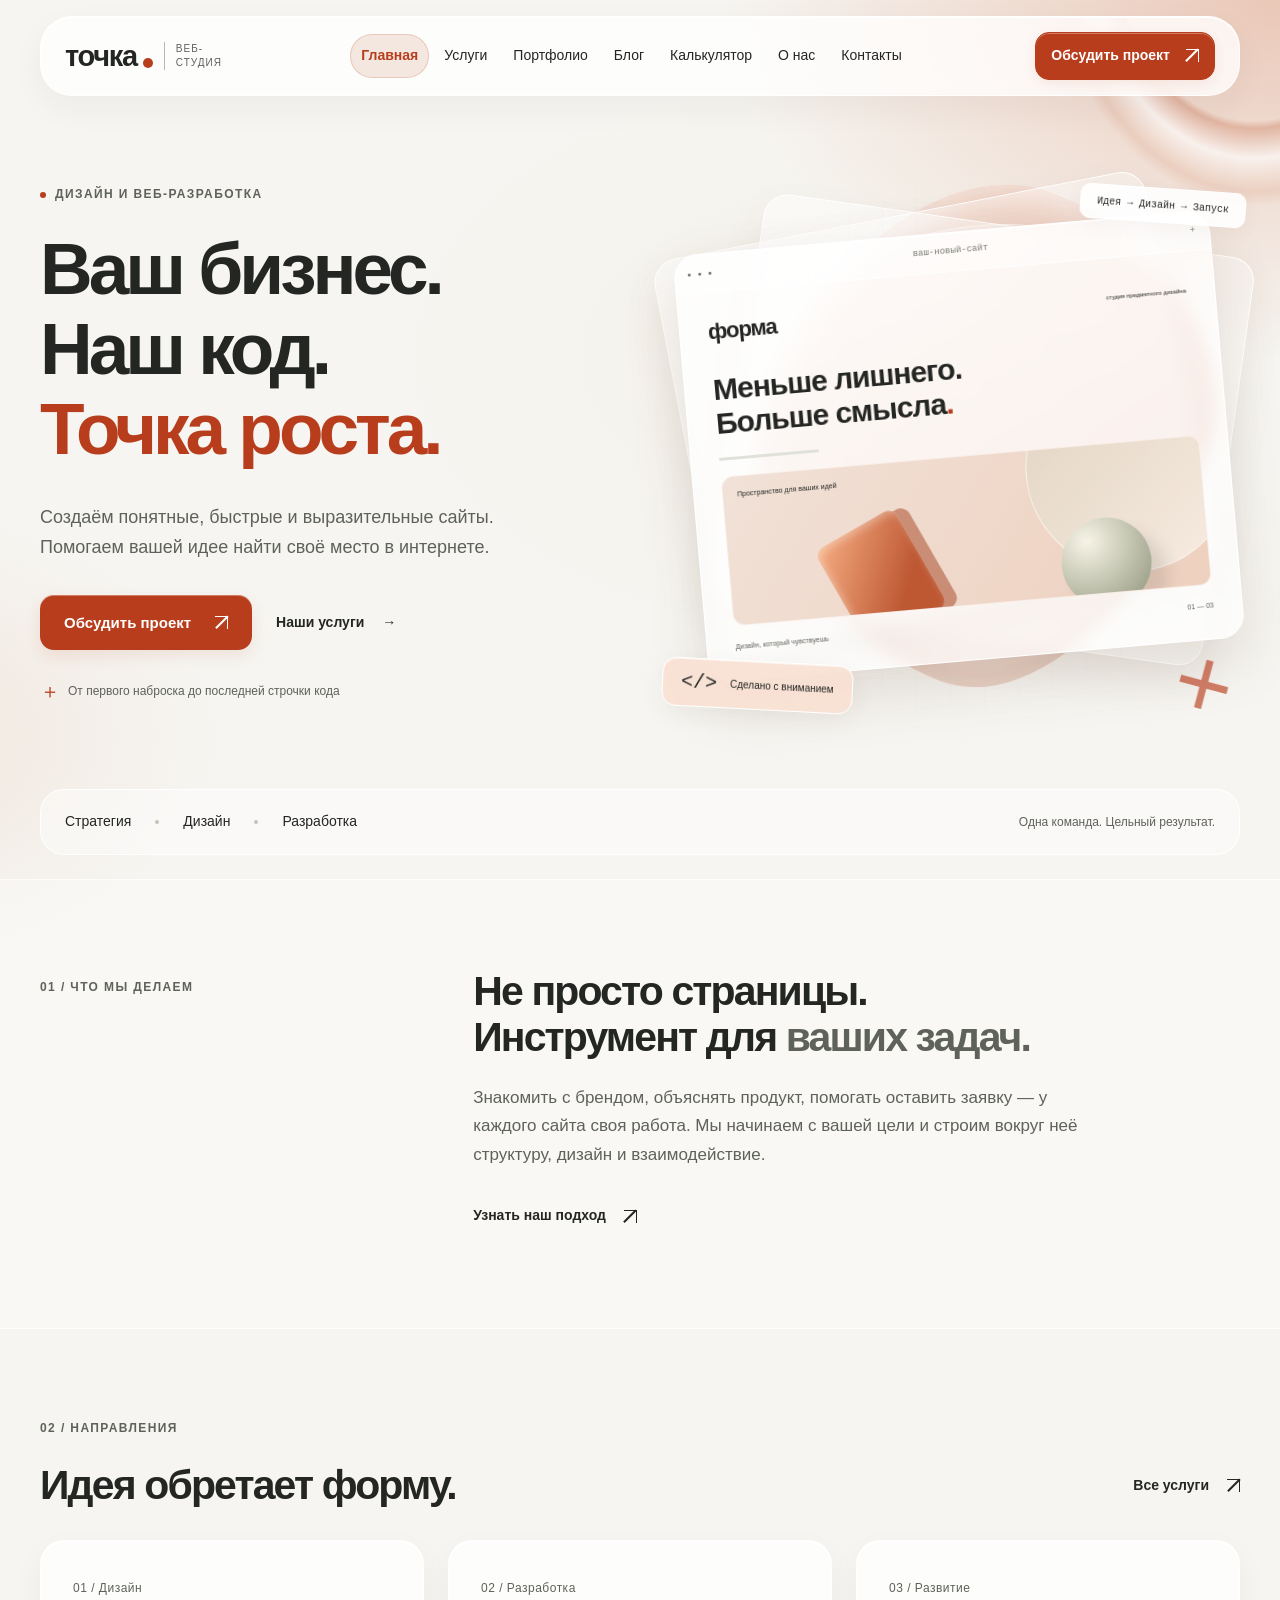
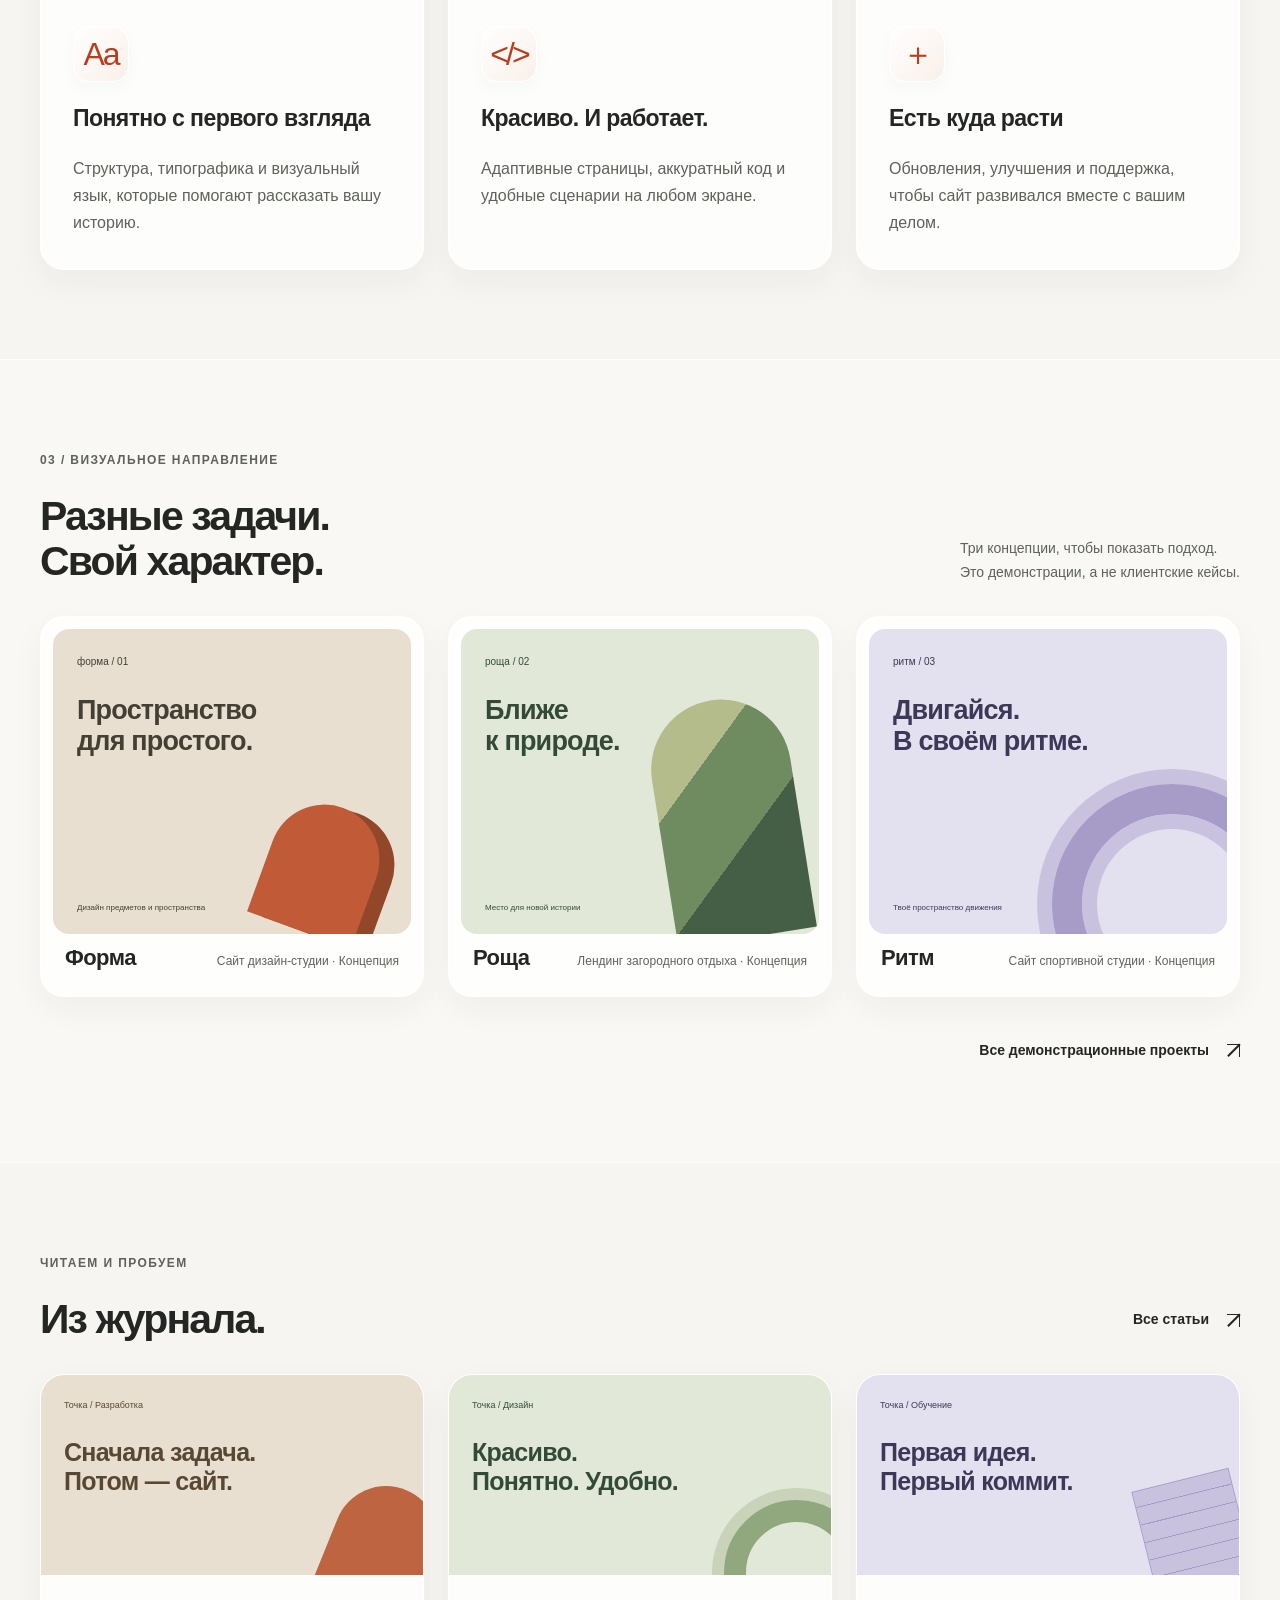
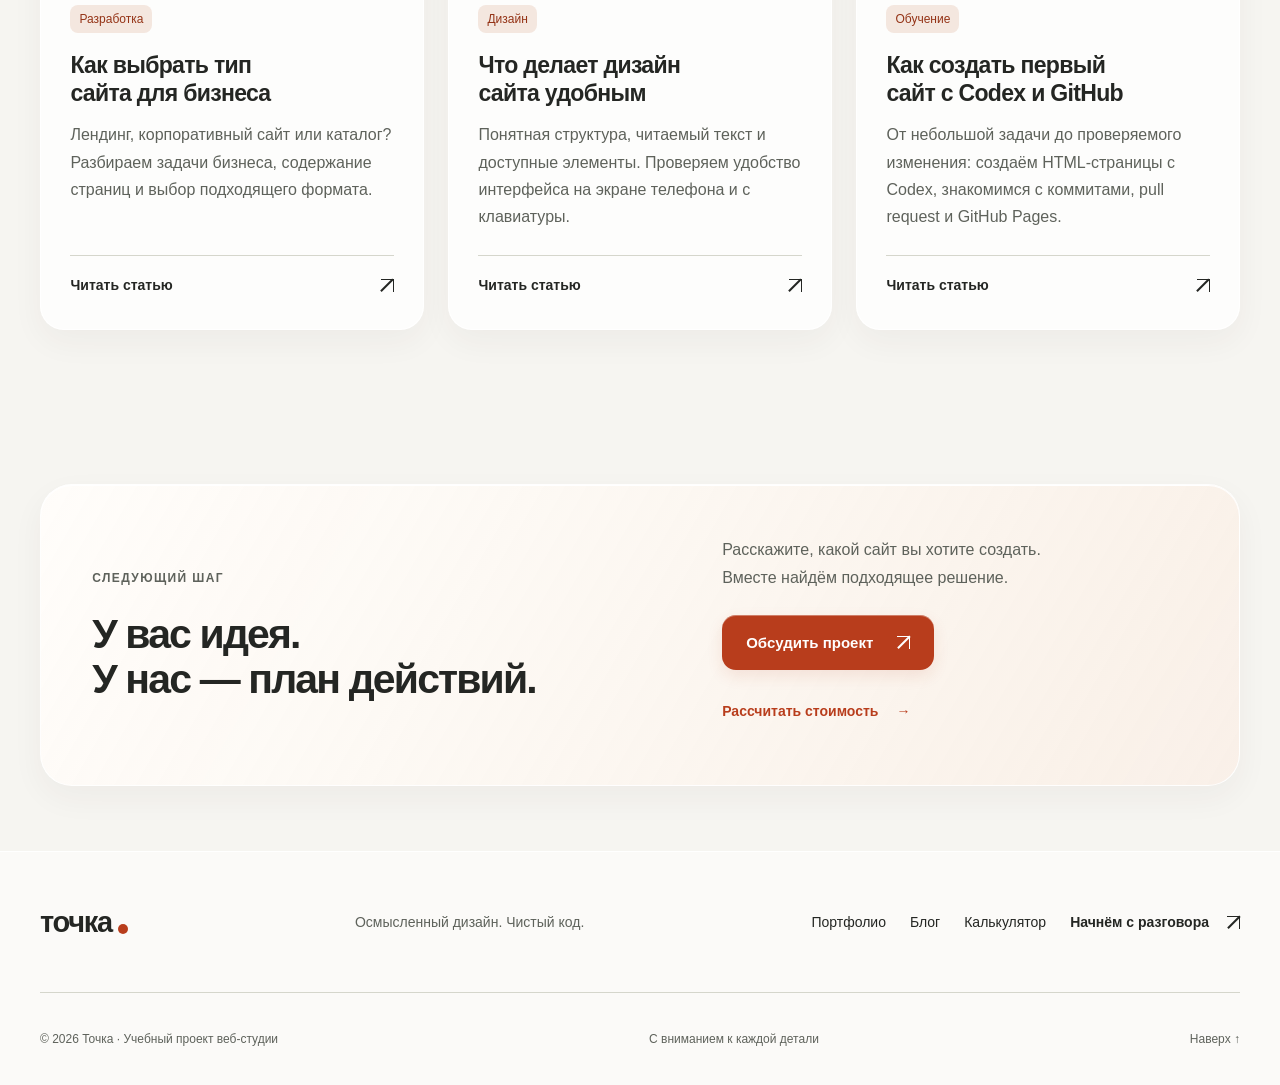
<file: index.html>
<!DOCTYPE html>
<html lang="ru">
  <head>
    <meta charset="UTF-8">
    <meta name="viewport" content="width=device-width, initial-scale=1.0">
    <meta name="description" content="Веб-студия Точка: продуманный дизайн, разработка сайтов и поддержка. От идеи и структуры до готового сайта.">
    <meta name="theme-color" content="#f6f5f1">
    <meta property="og:type" content="website">
    <meta property="og:locale" content="ru_RU">
    <meta property="og:site_name" content="Точка — веб-студия">
    <meta property="og:title" content="Точка — сайты, которые работают на ваш бизнес">
    <meta property="og:description" content="Веб-студия Точка: продуманный дизайн, разработка сайтов и поддержка. От идеи и структуры до готового сайта.">
    <title>Точка — сайты, которые работают на ваш бизнес</title>
    <link rel="icon" href="./favicon.svg" type="image/svg+xml">
    <link rel="stylesheet" href="./styles.css?v=20261116-center">
    <script src="./script.js?v=20261116-center" defer></script>
  </head>
  <body id="top">
    <a class="skip-link" href="#main">Перейти к содержимому</a>
    <header class="site-header">
      <div class="container header-inner glass-panel">
        <a class="brand" href="./index.html" aria-label="Точка — на главную"><span class="brand-dot" aria-hidden="true"></span>точка<span class="brand-caption">веб-студия</span></a>
        <button class="menu-toggle" type="button" aria-controls="main-nav" aria-expanded="false" hidden><span class="menu-icon" aria-hidden="true"></span><span class="menu-label">Меню</span></button>
        <nav id="main-nav" class="main-nav" aria-label="Главное меню">
          <a href="./index.html" aria-current="page">Главная</a>
          <a href="./services.html">Услуги</a>
          <a href="./portfolio.html">Портфолио</a>
          <a href="./blog.html">Блог</a>
          <a href="./calculator.html">Калькулятор</a>
          <a href="./about.html">О нас</a>
          <a href="./contact.html">Контакты</a>
        </nav>
        <a class="header-cta" href="./contact.html">Обсудить проект <span class="arrow" aria-hidden="true"></span></a>
      </div>
    </header>
    <main id="main" tabindex="-1">
      <section class="hero section" aria-labelledby="hero-title">
        <div class="container hero-grid">
          <div class="hero-copy">
            <p class="eyebrow"><span class="tiny-dot" aria-hidden="true"></span> Дизайн и веб-разработка</p>
            <h1 id="hero-title">Ваш бизнес.<br>Наш код.<br><span class="accent">Точка роста.</span></h1>
            <p class="hero-description">Создаём понятные, быстрые и выразительные сайты. Помогаем вашей идее найти своё место в интернете.</p>
            <div class="actions"><a class="button button-dark" href="./contact.html">Обсудить проект <span class="arrow" aria-hidden="true"></span></a><a class="text-link" href="./services.html">Наши услуги <span aria-hidden="true">→</span></a>
            </div>
            <p class="hero-footnote"><span aria-hidden="true">＋</span> От первого наброска до последней строчки кода</p>
          </div>
          <div class="hero-art" aria-hidden="true">
            <div class="art-grid">
            </div>
            <div class="orbit orbit-one">
            </div>
            <div class="orbit orbit-two">
            </div>
            <div class="art-label">Идея → Дизайн → Запуск
            </div>
            <div class="studio-browser">
              <div class="browser-bar"><span class="browser-dots">● ● ●</span><span>ваш-новый-сайт</span><span>＋</span>
              </div>
              <div class="browser-content">
                <div class="mock-nav">форма<span>студия предметного дизайна</span>
                </div>
                <div class="mock-heading">Меньше лишнего.<br>Больше смысла<span>.</span>
                </div>
                <div class="mock-line">
                </div>
                <div class="mock-scene">
                  <div class="scene-circle">
                  </div>
                  <div class="scene-block">
                  </div>
                  <div class="scene-sphere">
                  </div>
                  <span>Пространство для ваших идей</span>
                </div>
                <div class="mock-bottom"><span>Дизайн, который чувствуешь</span><span>01 — 03</span>
                </div>
              </div>
            </div>
            <div class="art-sticker"><span>&lt;/&gt;</span> Сделано с вниманием
            </div>
            <div class="art-cross">+
            </div>
          </div>
        </div>
        <div class="container hero-strip"><span>Стратегия</span><i aria-hidden="true"></i><span>Дизайн</span><i aria-hidden="true"></i><span>Разработка</span>
          <p>Одна команда. Цельный результат.</p>
        </div>
      </section>
      <section class="section section-white" aria-labelledby="intro-title">
        <div class="container intro-grid">
          <p class="eyebrow section-label">01 / Что мы делаем</p>
          <div>
            <h2 id="intro-title">Не просто страницы.<br>Инструмент для <span class="muted-text">ваших задач.</span></h2>
            <p class="intro-text">Знакомить с брендом, объяснять продукт, помогать оставить заявку — у каждого сайта своя работа. Мы начинаем с вашей цели и строим вокруг неё структуру, дизайн и взаимодействие.</p><a class="text-link" href="./about.html">Узнать наш подход <span class="arrow" aria-hidden="true"></span></a>
          </div>
        </div>
      </section>
      <section class="section" aria-labelledby="directions-title">
        <div class="container">
          <div class="section-heading">
            <div>
              <p class="eyebrow">02 / Направления</p>
              <h2 id="directions-title">Идея обретает форму.</h2>
            </div>
            <a class="text-link" href="./services.html">Все услуги <span class="arrow" aria-hidden="true"></span></a>
          </div>
          <div class="feature-grid">
            <article class="feature-card glass-panel"><span class="card-number">01 / Дизайн</span>
              <div class="feature-symbol" aria-hidden="true">Aa
              </div>
              <h3>Понятно с первого взгляда</h3>
              <p>Структура, типографика и визуальный язык, которые помогают рассказать вашу историю.</p>
            </article>
            <article class="feature-card glass-panel"><span class="card-number">02 / Разработка</span>
              <div class="feature-symbol code-symbol" aria-hidden="true">&lt;/&gt;
              </div>
              <h3>Красиво. И работает.</h3>
              <p>Адаптивные страницы, аккуратный код и удобные сценарии на любом экране.</p>
            </article>
            <article class="feature-card glass-panel"><span class="card-number">03 / Развитие</span>
              <div class="feature-symbol" aria-hidden="true">＋
              </div>
              <h3>Есть куда расти</h3>
              <p>Обновления, улучшения и поддержка, чтобы сайт развивался вместе с вашим делом.</p>
            </article>
          </div>
        </div>
      </section>
      <section class="section section-white" aria-labelledby="concepts-title">
        <div class="container">
          <div class="section-heading">
            <div>
              <p class="eyebrow">03 / Визуальное направление</p>
              <h2 id="concepts-title">Разные задачи.<br>Свой характер.</h2>
            </div>
            <p>Три концепции, чтобы показать подход.<br>Это демонстрации, а не клиентские кейсы.</p>
          </div>
          <div class="concept-grid">
            <article class="concept-card glass-panel">
              <div class="concept-art concept-form" aria-hidden="true"><span>форма / 01</span><strong>Пространство<br>для простого.</strong>
                <div class="concept-object">
                </div>
                <small>Дизайн предметов и пространства</small>
              </div>
              <div class="concept-caption">
                <h3>Форма</h3><span>Сайт дизайн-студии · Концепция</span>
              </div>
            </article>
            <article class="concept-card glass-panel">
              <div class="concept-art concept-grove" aria-hidden="true"><span>роща / 02</span><strong>Ближе<br>к природе.</strong>
                <div class="grove-arch">
                </div>
                <small>Место для новой истории</small>
              </div>
              <div class="concept-caption">
                <h3>Роща</h3><span>Лендинг загородного отдыха · Концепция</span>
              </div>
            </article>
            <article class="concept-card glass-panel">
              <div class="concept-art concept-pulse" aria-hidden="true"><span>ритм / 03</span><strong>Двигайся.<br>В своём ритме.</strong>
                <div class="pulse-rings">
                </div>
                <small>Твоё пространство движения</small>
              </div>
              <div class="concept-caption">
                <h3>Ритм</h3><span>Сайт спортивной студии · Концепция</span>
              </div>
            </article>
          </div>
          <div class="portfolio-home-link">
            <a class="text-link" href="./portfolio.html">Все демонстрационные проекты <span class="arrow" aria-hidden="true"></span></a>
          </div>
        </div>
      </section>
      <section class="section journal-home" aria-labelledby="journal-home-title">
        <div class="container">
          <div class="section-heading">
            <div><p class="eyebrow">Читаем и пробуем</p><h2 id="journal-home-title">Из журнала.</h2></div>
            <a class="text-link" href="./blog.html">Все статьи <span class="arrow" aria-hidden="true"></span></a>
          </div>
          <div class="journal-grid">
            <article class="journal-card glass-panel">
              <div class="journal-art journal-art-development" aria-hidden="true"><span>Точка / Разработка</span><strong>Сначала задача.<br>Потом — сайт.</strong><i></i></div>
              <div class="journal-card-body">
                <span class="journal-category">Разработка</span>
                <h3 class="journal-card-title">Как выбрать тип сайта для бизнеса</h3>
                <p class="journal-card-description">Лендинг, корпоративный сайт или каталог? Разбираем задачи бизнеса, содержание страниц и выбор подходящего формата.</p>
                <a class="journal-read-link" href="./articles/choosing-website.html" aria-label="Читать статью: Как выбрать тип сайта для бизнеса">Читать статью <span class="arrow" aria-hidden="true"></span></a>
              </div>
            </article>
            <article class="journal-card glass-panel">
              <div class="journal-art journal-art-design" aria-hidden="true"><span>Точка / Дизайн</span><strong>Красиво.<br>Понятно. Удобно.</strong><i></i></div>
              <div class="journal-card-body">
                <span class="journal-category">Дизайн</span>
                <h3 class="journal-card-title">Что делает дизайн сайта удобным</h3>
                <p class="journal-card-description">Понятная структура, читаемый текст и доступные элементы. Проверяем удобство интерфейса на экране телефона и с клавиатуры.</p>
                <a class="journal-read-link" href="./articles/usable-design.html" aria-label="Читать статью: Что делает дизайн сайта удобным">Читать статью <span class="arrow" aria-hidden="true"></span></a>
              </div>
            </article>
            <article class="journal-card glass-panel">
              <div class="journal-art journal-art-learning" aria-hidden="true"><span>Точка / Обучение</span><strong>Первая идея.<br>Первый коммит.</strong><i></i></div>
              <div class="journal-card-body">
                <span class="journal-category">Обучение</span>
                <h3 class="journal-card-title">Как создать первый сайт с Codex и GitHub</h3>
                <p class="journal-card-description">От небольшой задачи до проверяемого изменения: создаём HTML-страницы с Codex, знакомимся с коммитами, pull request и GitHub Pages.</p>
                <a class="journal-read-link" href="./articles/site-with-codex.html" aria-label="Читать статью: Как создать первый сайт с Codex и GitHub">Читать статью <span class="arrow" aria-hidden="true"></span></a>
              </div>
            </article>
          </div>
        </div>
      </section>
      <section class="section cta-section" aria-labelledby="cta-title">
        <div class="container cta-panel glass-panel">
          <div>
            <p class="eyebrow">Следующий шаг</p>
            <h2 id="cta-title">У вас идея.<br>У нас — план действий.</h2>
          </div>
          <div>
            <p>Расскажите, какой сайт вы хотите создать.<br>Вместе найдём подходящее решение.</p><a href="./contact.html" class="button button-dark">Обсудить проект <span class="arrow" aria-hidden="true"></span></a>
            <a class="text-link calculator-cta-link" href="./calculator.html">Рассчитать стоимость <span aria-hidden="true">→</span></a>
          </div>
        </div>
      </section>
    </main>
    <footer class="site-footer">
      <div class="container footer-top"><a class="brand" href="./index.html"><span class="brand-dot" aria-hidden="true"></span>точка</a>
        <p>Осмысленный дизайн. Чистый код.</p>
        <nav class="footer-links" aria-label="Ссылки в подвале">
          <a href="./portfolio.html">Портфолио</a>
          <a href="./blog.html">Блог</a>
          <a href="./calculator.html">Калькулятор</a>
          <a href="./contact.html" class="text-link">Начнём с разговора <span class="arrow" aria-hidden="true"></span></a>
        </nav>
      </div>
      <div class="container footer-bottom">
        <p>© <span data-year>2026</span> Точка · Учебный проект веб-студии</p>
        <p>С вниманием к каждой детали</p><a href="#top">Наверх ↑</a>
      </div>
    </footer>
  </body>
</html>
</file>
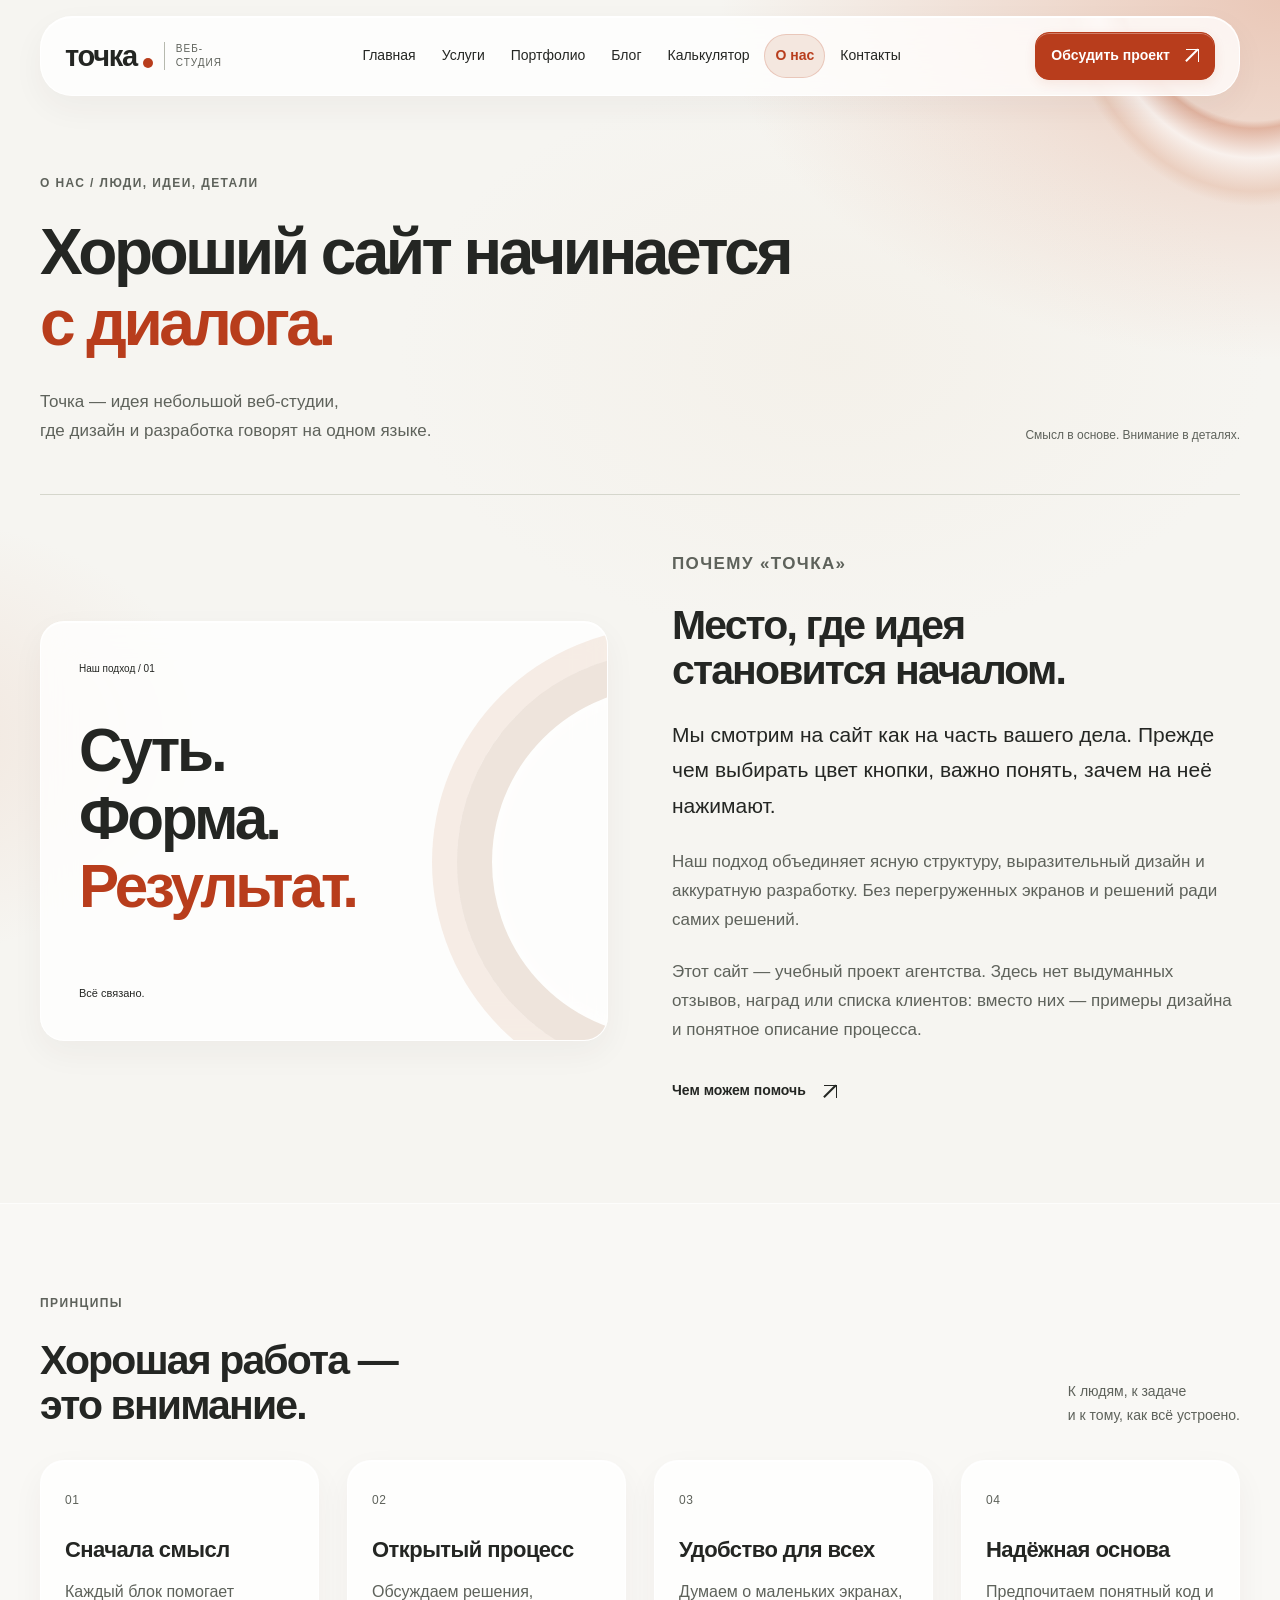
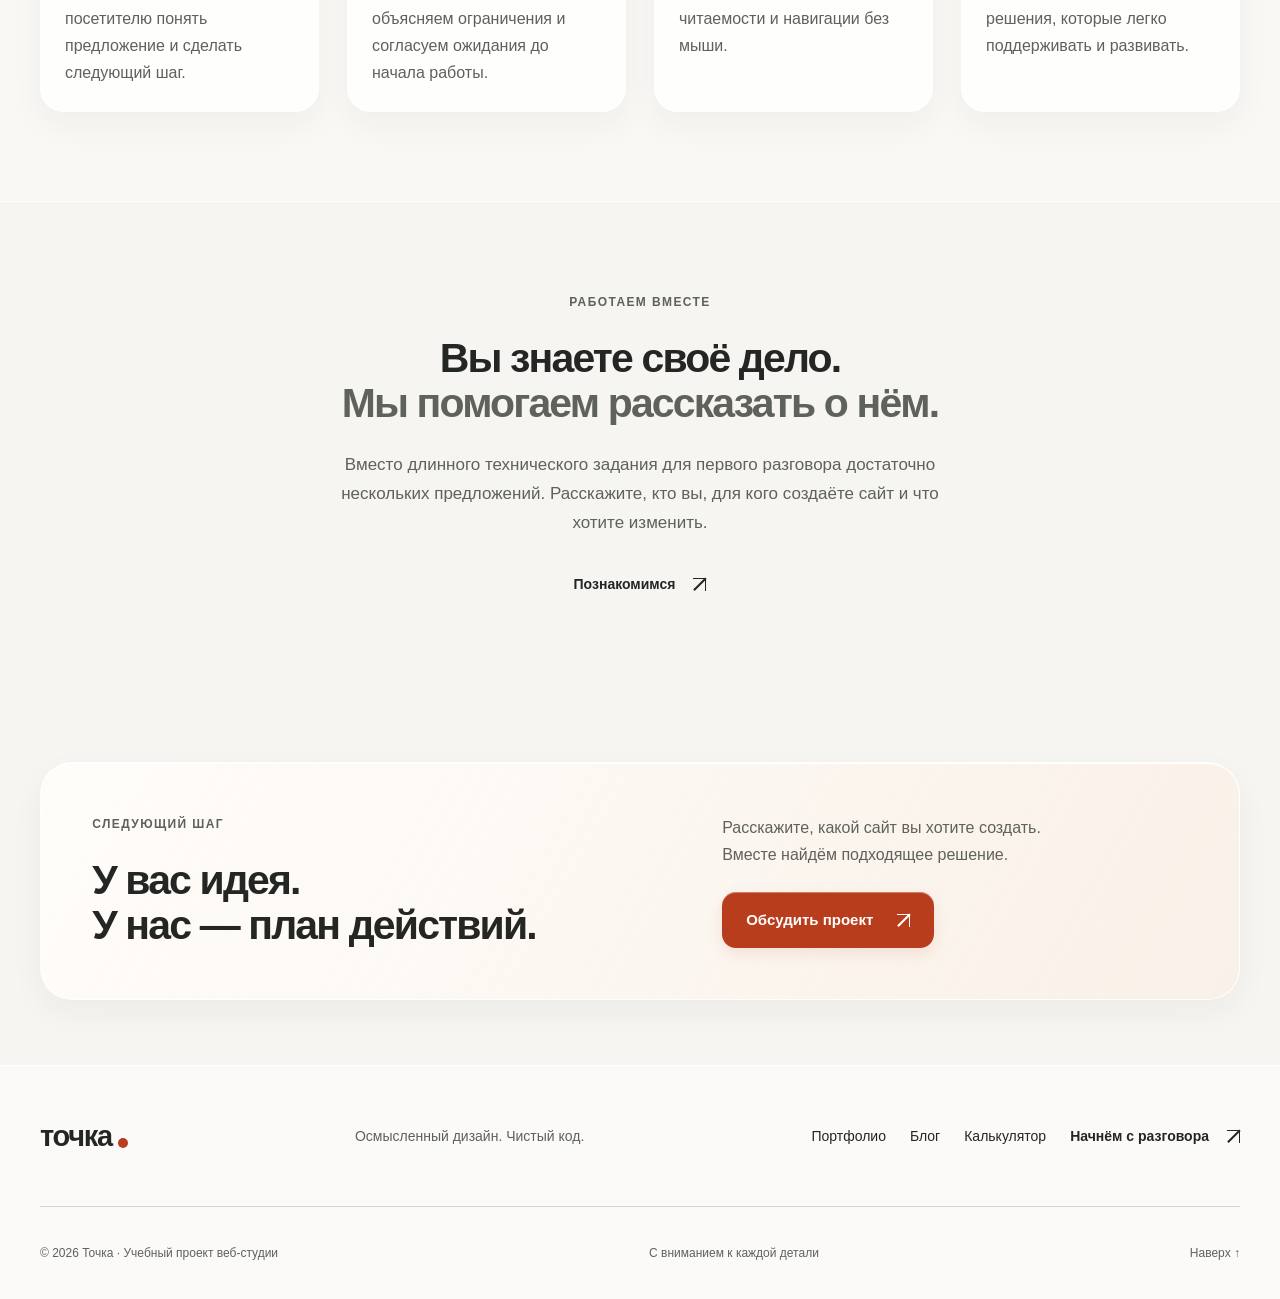
<file: about.html>
<!DOCTYPE html>
<html lang="ru">
  <head>
    <meta charset="UTF-8">
    <meta name="viewport" content="width=device-width, initial-scale=1.0">
    <meta name="description" content="Знакомство с веб-студией Точка: внимание к задаче, прозрачный процесс, доступные интерфейсы и аккуратный код.">
    <meta name="theme-color" content="#f6f5f1">
    <meta property="og:type" content="website">
    <meta property="og:locale" content="ru_RU">
    <meta property="og:site_name" content="Точка — веб-студия">
    <meta property="og:title" content="О нас и нашем подходе — Точка, веб-студия">
    <meta property="og:description" content="Знакомство с веб-студией Точка: внимание к задаче, прозрачный процесс, доступные интерфейсы и аккуратный код.">
    <title>О нас и нашем подходе — Точка, веб-студия</title>
    <link rel="icon" href="./favicon.svg" type="image/svg+xml">
    <link rel="stylesheet" href="./styles.css?v=20261116-center">
    <script src="./script.js?v=20261116-center" defer></script>
  </head>
  <body id="top">
    <a class="skip-link" href="#main">Перейти к содержимому</a>
    <header class="site-header">
      <div class="container header-inner glass-panel">
        <a class="brand" href="./index.html" aria-label="Точка — на главную"><span class="brand-dot" aria-hidden="true"></span>точка<span class="brand-caption">веб-студия</span></a>
        <button class="menu-toggle" type="button" aria-controls="main-nav" aria-expanded="false" hidden><span class="menu-icon" aria-hidden="true"></span><span class="menu-label">Меню</span></button>
        <nav id="main-nav" class="main-nav" aria-label="Главное меню">
          <a href="./index.html">Главная</a>
          <a href="./services.html">Услуги</a>
          <a href="./portfolio.html">Портфолио</a>
          <a href="./blog.html">Блог</a>
          <a href="./calculator.html">Калькулятор</a>
          <a href="./about.html" aria-current="page">О нас</a>
          <a href="./contact.html">Контакты</a>
        </nav>
        <a class="header-cta" href="./contact.html">Обсудить проект <span class="arrow" aria-hidden="true"></span></a>
      </div>
    </header>
    <main id="main" tabindex="-1">
      <section class="page-intro container" aria-labelledby="page-title">
        <p class="eyebrow">О нас / Люди, идеи, детали</p>
        <h1 id="page-title">Хороший сайт начинается<br><span class="accent">с диалога.</span></h1>
        <div class="intro-bottom">
          <p>Точка — идея небольшой веб-студии,<br>где дизайн и разработка говорят на одном языке.</p><span class="small-label">Смысл в основе. Внимание в деталях.</span>
        </div>
      </section>
      <section class="section about-story" aria-labelledby="story-title">
        <div class="container story-grid">
          <div class="about-poster glass-panel" aria-hidden="true"><span>Наш подход / 01</span>
            <div class="poster-orbit">
            </div>
            <strong>Суть.<br>Форма.<br><span>Результат.</span></strong><small>Всё связано.</small>
          </div>
          <div class="story-copy">
            <p class="eyebrow">Почему «Точка»</p>
            <h2 id="story-title">Место, где идея<br>становится началом.</h2>
            <p class="lead">Мы смотрим на сайт как на часть вашего дела. Прежде чем выбирать цвет кнопки, важно понять, зачем на неё нажимают.</p>
            <p>Наш подход объединяет ясную структуру, выразительный дизайн и аккуратную разработку. Без перегруженных экранов и решений ради самих решений.</p>
            <p>Этот сайт — учебный проект агентства. Здесь нет выдуманных отзывов, наград или списка клиентов: вместо них — примеры дизайна и понятное описание процесса.</p><a class="text-link" href="./services.html">Чем можем помочь <span class="arrow" aria-hidden="true"></span></a>
          </div>
        </div>
      </section>
      <section class="section section-white" aria-labelledby="values-title">
        <div class="container">
          <div class="section-heading">
            <div>
              <p class="eyebrow">Принципы</p>
              <h2 id="values-title">Хорошая работа —<br>это внимание.</h2>
            </div>
            <p>К людям, к задаче<br>и к тому, как всё устроено.</p>
          </div>
          <div class="values-grid">
            <article class="value-card glass-panel"><span class="card-number">01</span>
              <h3>Сначала смысл</h3>
              <p>Каждый блок помогает посетителю понять предложение и сделать следующий шаг.</p>
            </article>
            <article class="value-card glass-panel"><span class="card-number">02</span>
              <h3>Открытый процесс</h3>
              <p>Обсуждаем решения, объясняем ограничения и согласуем ожидания до начала работы.</p>
            </article>
            <article class="value-card glass-panel"><span class="card-number">03</span>
              <h3>Удобство для всех</h3>
              <p>Думаем о маленьких экранах, читаемости и навигации без мыши.</p>
            </article>
            <article class="value-card glass-panel"><span class="card-number">04</span>
              <h3>Надёжная основа</h3>
              <p>Предпочитаем понятный код и решения, которые легко поддерживать и развивать.</p>
            </article>
          </div>
        </div>
      </section>
      <section class="section" aria-labelledby="together-title">
        <div class="container together-panel">
          <p class="eyebrow">Работаем вместе</p>
          <h2 id="together-title">Вы знаете своё дело.<br><span class="muted-text">Мы помогаем рассказать о нём.</span></h2>
          <p>Вместо длинного технического задания для первого разговора достаточно нескольких предложений. Расскажите, кто вы, для кого создаёте сайт и что хотите изменить.</p><a class="text-link" href="./contact.html">Познакомимся <span class="arrow" aria-hidden="true"></span></a>
        </div>
      </section>
      <section class="section cta-section" aria-labelledby="cta-title">
        <div class="container cta-panel glass-panel">
          <div>
            <p class="eyebrow">Следующий шаг</p>
            <h2 id="cta-title">У вас идея.<br>У нас — план действий.</h2>
          </div>
          <div>
            <p>Расскажите, какой сайт вы хотите создать.<br>Вместе найдём подходящее решение.</p><a href="./contact.html" class="button button-dark">Обсудить проект <span class="arrow" aria-hidden="true"></span></a>
          </div>
        </div>
      </section>
    </main>
    <footer class="site-footer">
      <div class="container footer-top"><a class="brand" href="./index.html"><span class="brand-dot" aria-hidden="true"></span>точка</a>
        <p>Осмысленный дизайн. Чистый код.</p>
        <nav class="footer-links" aria-label="Ссылки в подвале">
          <a href="./portfolio.html">Портфолио</a>
          <a href="./blog.html">Блог</a>
          <a href="./calculator.html">Калькулятор</a>
          <a href="./contact.html" class="text-link">Начнём с разговора <span class="arrow" aria-hidden="true"></span></a>
        </nav>
      </div>
      <div class="container footer-bottom">
        <p>© <span data-year>2026</span> Точка · Учебный проект веб-студии</p>
        <p>С вниманием к каждой детали</p><a href="#top">Наверх ↑</a>
      </div>
    </footer>
  </body>
</html>
</file>
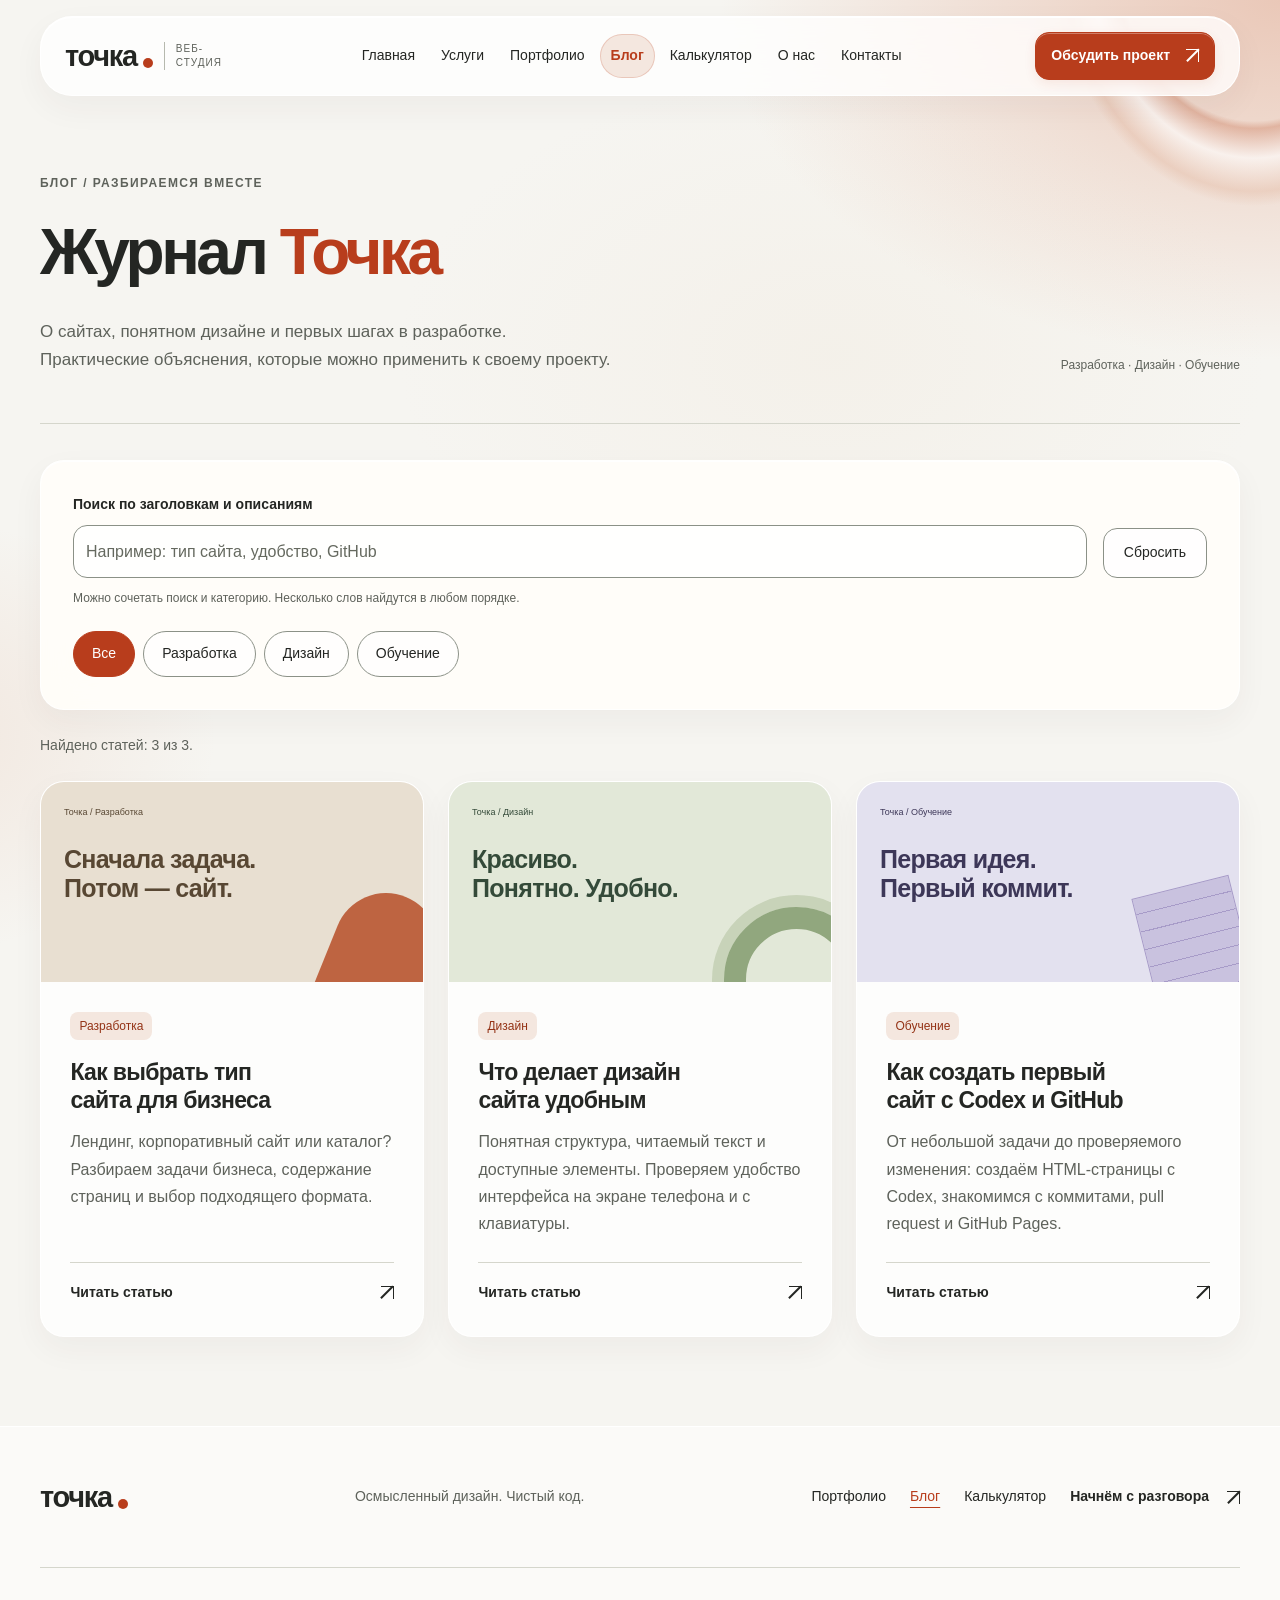
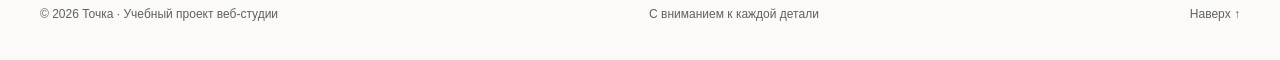
<file: blog.html>
<!DOCTYPE html>
<html lang="ru">
  <head>
    <meta charset="UTF-8">
    <meta name="viewport" content="width=device-width, initial-scale=1.0">
    <meta name="description" content="Практические статьи журнала Точка: выбор типа сайта, удобный дизайн и первые шаги с Codex и GitHub. Поиск по статьям и категории.">
    <meta name="theme-color" content="#f6f5f1">
    <meta property="og:type" content="website">
    <meta property="og:locale" content="ru_RU">
    <meta property="og:site_name" content="Точка — веб-студия">
    <meta property="og:title" content="Журнал Точка — разработка, дизайн и обучение">
    <meta property="og:description" content="Практические статьи журнала Точка: выбор типа сайта, удобный дизайн и первые шаги с Codex и GitHub. Поиск по статьям и категории.">
    <title>Журнал Точка — разработка, дизайн и обучение</title>
    <link rel="icon" href="./favicon.svg" type="image/svg+xml">
    <link rel="stylesheet" href="./styles.css?v=20261116-center">
    <script src="./script.js?v=20261116-center" defer></script>
  </head>
  <body id="top">
    <a class="skip-link" href="#main">Перейти к содержимому</a>
    <header class="site-header">
      <div class="container header-inner glass-panel">
        <a class="brand" href="./index.html" aria-label="Точка — на главную"><span class="brand-dot" aria-hidden="true"></span>точка<span class="brand-caption">веб-студия</span></a>
        <button class="menu-toggle" type="button" aria-controls="main-nav" aria-expanded="false" hidden><span class="menu-icon" aria-hidden="true"></span><span class="menu-label">Меню</span></button>
        <nav id="main-nav" class="main-nav" aria-label="Главное меню">
          <a href="./index.html">Главная</a>
          <a href="./services.html">Услуги</a>
          <a href="./portfolio.html">Портфолио</a>
          <a href="./blog.html" aria-current="page">Блог</a>
          <a href="./calculator.html">Калькулятор</a>
          <a href="./about.html">О нас</a>
          <a href="./contact.html">Контакты</a>
        </nav>
        <a class="header-cta" href="./contact.html">Обсудить проект <span class="arrow" aria-hidden="true"></span></a>
      </div>
    </header>
    <main id="main" tabindex="-1">
      <section class="page-intro container" aria-labelledby="page-title">
        <p class="eyebrow">Блог / Разбираемся вместе</p>
        <h1 id="page-title">Журнал <span class="accent">Точка</span></h1>
        <div class="intro-bottom">
          <p>О сайтах, понятном дизайне и первых шагах в разработке.<br>Практические объяснения, которые можно применить к своему проекту.</p>
          <span class="small-label">Разработка · Дизайн · Обучение</span>
        </div>
      </section>
      <section class="section journal-section" aria-labelledby="journal-title" data-blog>
        <div class="container">
          <h2 id="journal-title" class="sr-only">Статьи журнала</h2>
          <!-- Без JavaScript все карточки видны, а элементы поиска скрыты. -->
          <form id="blog-controls" class="journal-controls glass-panel glass-dense" role="search" aria-label="Поиск и категории статей" hidden>
            <div class="journal-search-row">
              <div class="journal-search-field">
                <label for="blog-search">Поиск по заголовкам и описаниям</label>
                <input id="blog-search" name="q" type="search" placeholder="Например: тип сайта, удобство, GitHub" autocomplete="off" maxlength="100" aria-controls="blog-grid" aria-describedby="blog-search-help">
              </div>
              <button type="reset" class="journal-reset">Сбросить</button>
            </div>
            <p id="blog-search-help" class="journal-search-help">Можно сочетать поиск и категорию. Несколько слов найдутся в любом порядке.</p>
            <div class="journal-filters" role="group" aria-label="Категория статьи">
              <button type="button" data-blog-filter="all" aria-pressed="true" aria-controls="blog-grid">Все</button>
              <button type="button" data-blog-filter="development" aria-pressed="false" aria-controls="blog-grid">Разработка</button>
              <button type="button" data-blog-filter="design" aria-pressed="false" aria-controls="blog-grid">Дизайн</button>
              <button type="button" data-blog-filter="learning" aria-pressed="false" aria-controls="blog-grid">Обучение</button>
            </div>
          </form>
          <noscript><p class="journal-fallback">Все статьи доступны ниже. Для поиска и выбора категории включите JavaScript.</p></noscript>
          <p id="blog-status" class="journal-status" role="status" aria-live="polite" aria-atomic="true">Найдено статей: 3 из 3.</p>
          <div id="blog-grid" class="journal-grid">
            <article class="journal-card glass-panel" data-blog-category="development">
              <div class="journal-art journal-art-development" aria-hidden="true"><span>Точка / Разработка</span><strong>Сначала задача.<br>Потом — сайт.</strong><i></i></div>
              <div class="journal-card-body">
                <span class="journal-category">Разработка</span>
                <h2 class="journal-card-title">Как выбрать тип сайта для бизнеса</h2>
                <p class="journal-card-description">Лендинг, корпоративный сайт или каталог? Разбираем задачи бизнеса, содержание страниц и выбор подходящего формата.</p>
                <a class="journal-read-link" href="./articles/choosing-website.html" aria-label="Читать статью: Как выбрать тип сайта для бизнеса">Читать статью <span class="arrow" aria-hidden="true"></span></a>
              </div>
            </article>
            <article class="journal-card glass-panel" data-blog-category="design">
              <div class="journal-art journal-art-design" aria-hidden="true"><span>Точка / Дизайн</span><strong>Красиво.<br>Понятно. Удобно.</strong><i></i></div>
              <div class="journal-card-body">
                <span class="journal-category">Дизайн</span>
                <h2 class="journal-card-title">Что делает дизайн сайта удобным</h2>
                <p class="journal-card-description">Понятная структура, читаемый текст и доступные элементы. Проверяем удобство интерфейса на экране телефона и с клавиатуры.</p>
                <a class="journal-read-link" href="./articles/usable-design.html" aria-label="Читать статью: Что делает дизайн сайта удобным">Читать статью <span class="arrow" aria-hidden="true"></span></a>
              </div>
            </article>
            <article class="journal-card glass-panel" data-blog-category="learning">
              <div class="journal-art journal-art-learning" aria-hidden="true"><span>Точка / Обучение</span><strong>Первая идея.<br>Первый коммит.</strong><i></i></div>
              <div class="journal-card-body">
                <span class="journal-category">Обучение</span>
                <h2 class="journal-card-title">Как создать первый сайт с Codex и GitHub</h2>
                <p class="journal-card-description">От небольшой задачи до проверяемого изменения: создаём HTML-страницы с Codex, знакомимся с коммитами, pull request и GitHub Pages.</p>
                <a class="journal-read-link" href="./articles/site-with-codex.html" aria-label="Читать статью: Как создать первый сайт с Codex и GitHub">Читать статью <span class="arrow" aria-hidden="true"></span></a>
              </div>
            </article>
          </div>
          <div id="blog-empty" class="journal-empty" hidden>
            <span aria-hidden="true">＋</span>
            <h2>Ничего не найдено</h2>
            <p>Попробуйте другое слово, выберите категорию «Все» или нажмите «Сбросить».</p>
          </div>
        </div>
      </section>
    </main>
    <footer class="site-footer">
      <div class="container footer-top"><a class="brand" href="./index.html"><span class="brand-dot" aria-hidden="true"></span>точка</a>
        <p>Осмысленный дизайн. Чистый код.</p>
        <nav class="footer-links" aria-label="Ссылки в подвале">
          <a href="./portfolio.html">Портфолио</a>
          <a href="./blog.html" aria-current="page">Блог</a>
          <a href="./calculator.html">Калькулятор</a>
          <a href="./contact.html" class="text-link">Начнём с разговора <span class="arrow" aria-hidden="true"></span></a>
        </nav>
      </div>
      <div class="container footer-bottom">
        <p>© <span data-year>2026</span> Точка · Учебный проект веб-студии</p>
        <p>С вниманием к каждой детали</p><a href="#top">Наверх ↑</a>
      </div>
    </footer>
  </body>
</html>
</file>
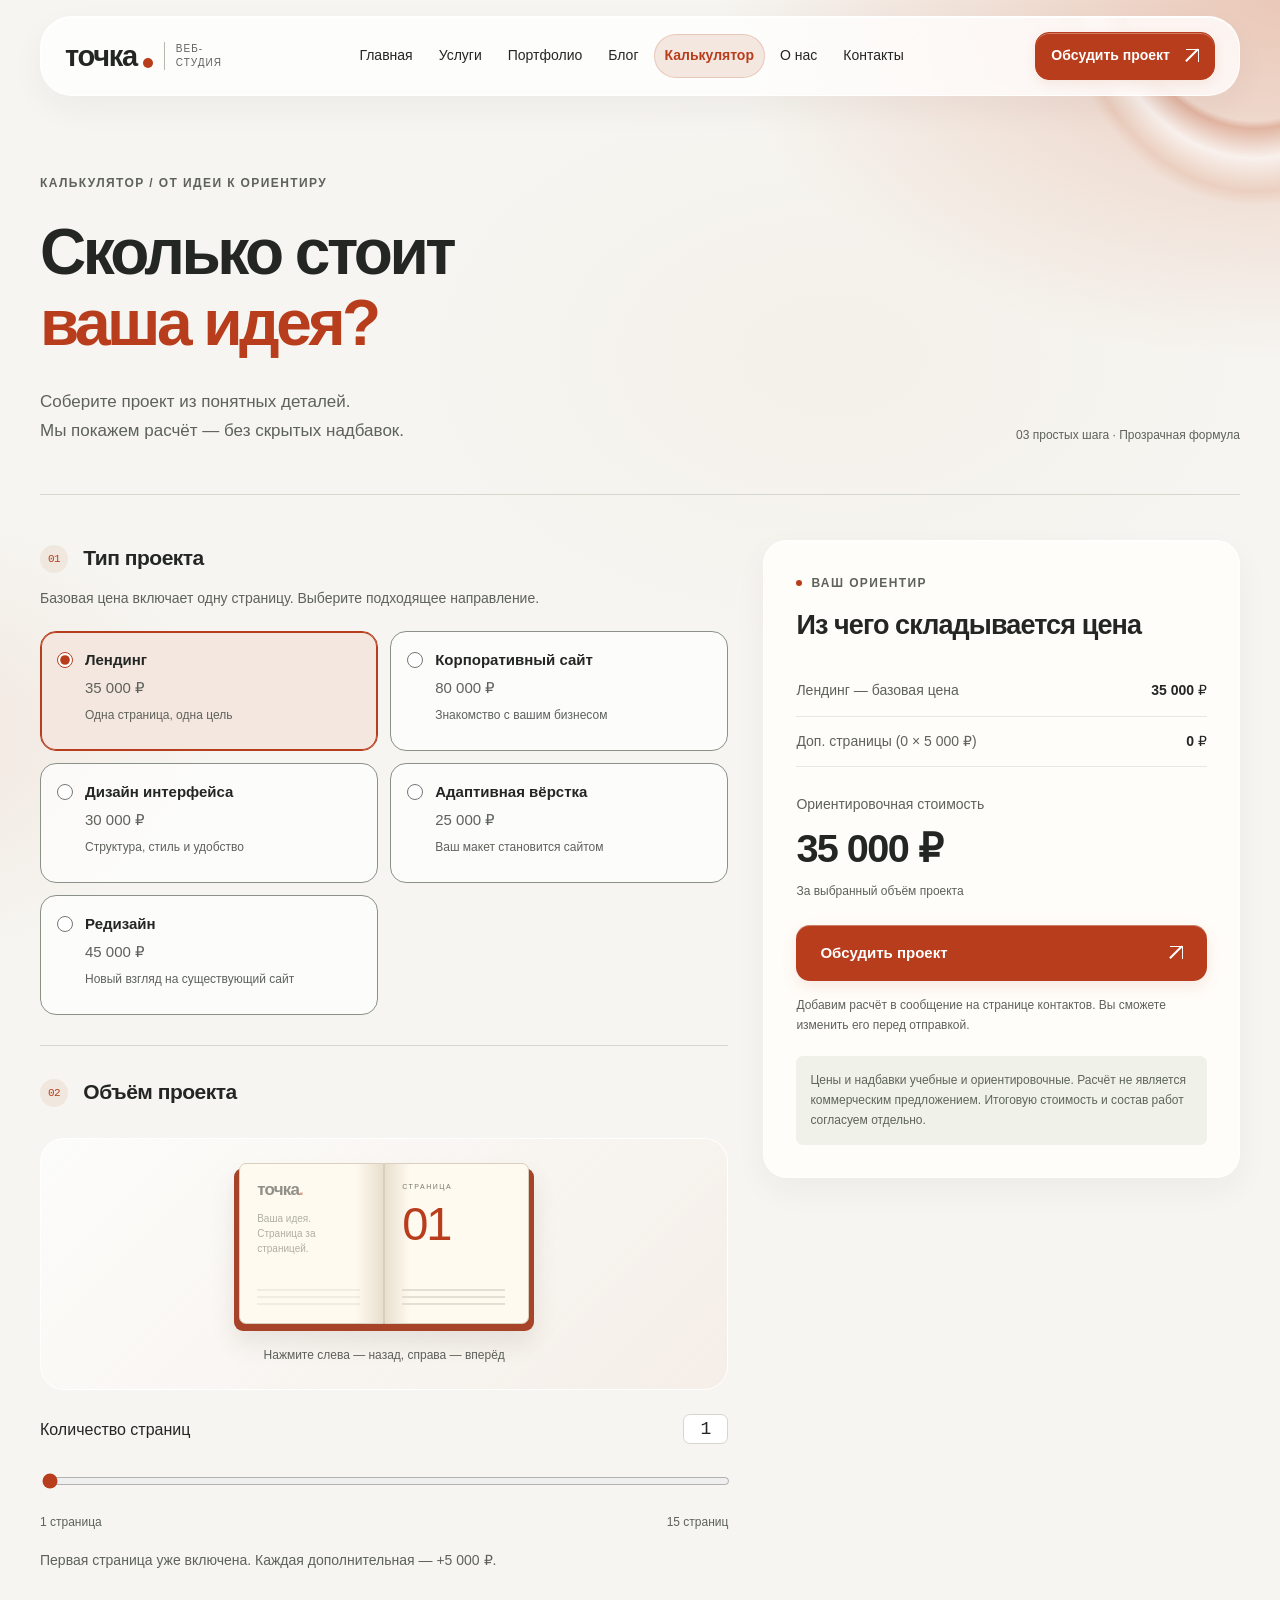
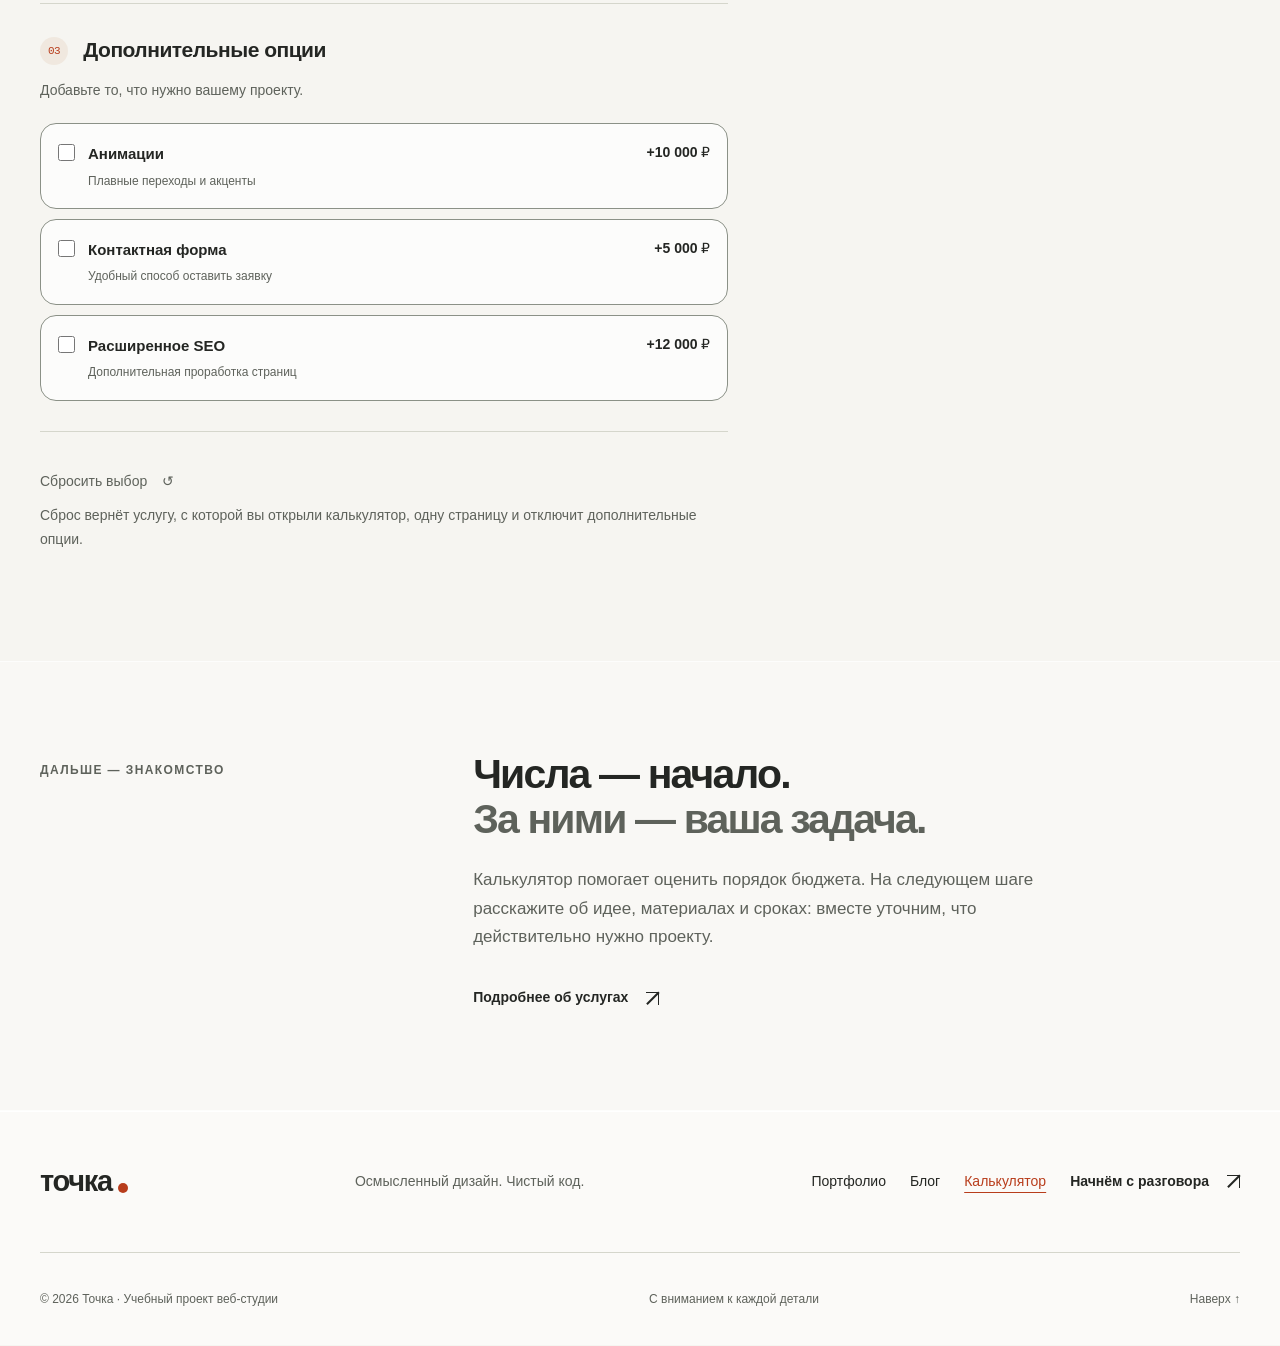
<file: calculator.html>
<!DOCTYPE html>
<html lang="ru">
  <head>
    <meta charset="UTF-8">
    <meta name="viewport" content="width=device-width, initial-scale=1.0">
    <meta name="description" content="Учебный калькулятор стоимости сайта: тип проекта, количество страниц, дополнительные опции и подробный расчёт.">
    <meta name="theme-color" content="#f6f5f1">
    <meta property="og:type" content="website">
    <meta property="og:locale" content="ru_RU">
    <meta property="og:site_name" content="Точка — веб-студия">
    <meta property="og:title" content="Калькулятор стоимости сайта — Точка, веб-студия">
    <meta property="og:description" content="Учебный калькулятор стоимости сайта: тип проекта, количество страниц, дополнительные опции и подробный расчёт.">
    <title>Калькулятор стоимости сайта — Точка, веб-студия</title>
    <link rel="icon" href="./favicon.svg" type="image/svg+xml">
    <link rel="stylesheet" href="./styles.css?v=20261116-center">
    <script src="./script.js?v=20261116-center" defer></script>
  </head>
  <body id="top">
    <a class="skip-link" href="#main">Перейти к содержимому</a>
    <header class="site-header">
      <div class="container header-inner glass-panel">
        <a class="brand" href="./index.html" aria-label="Точка — на главную"><span class="brand-dot" aria-hidden="true"></span>точка<span class="brand-caption">веб-студия</span></a>
        <button class="menu-toggle" type="button" aria-controls="main-nav" aria-expanded="false" hidden><span class="menu-icon" aria-hidden="true"></span><span class="menu-label">Меню</span></button>
        <nav id="main-nav" class="main-nav" aria-label="Главное меню">
          <a href="./index.html">Главная</a>
          <a href="./services.html">Услуги</a>
          <a href="./portfolio.html">Портфолио</a>
          <a href="./blog.html">Блог</a>
          <a href="./calculator.html" aria-current="page">Калькулятор</a>
          <a href="./about.html">О нас</a>
          <a href="./contact.html">Контакты</a>
        </nav>
        <a class="header-cta" href="./contact.html">Обсудить проект <span class="arrow" aria-hidden="true"></span></a>
      </div>
    </header>
    <main id="main" tabindex="-1">
      <section class="page-intro container" aria-labelledby="page-title">
        <p class="eyebrow">Калькулятор / От идеи к ориентиру</p>
        <h1 id="page-title">Сколько стоит<br><span class="accent">ваша идея?</span></h1>
        <div class="intro-bottom">
          <p>Соберите проект из понятных деталей.<br>Мы покажем расчёт — без скрытых надбавок.</p>
          <span class="small-label">03 простых шага · Прозрачная формула</span>
        </div>
      </section>
      <section class="section calculator-section" aria-labelledby="calculator-title">
        <div class="container">
          <h2 id="calculator-title" class="sr-only">Настройки и расчёт стоимости проекта</h2>
          <noscript><p class="calculator-disclaimer">Для автоматического расчёта включите JavaScript. Пока показан пример для лендинга на одну страницу. Вы также можете обсудить задачу на странице контактов.</p></noscript>
          <div class="calculator-layout">
            <form id="calculator-form" aria-describedby="calculator-disclaimer">
              <!-- Настройки становятся доступными после подключения обработчиков JavaScript. -->
              <fieldset id="calculator-controls" class="calculator-controls" disabled>
                <legend class="sr-only">Параметры проекта</legend>
                <fieldset class="calculator-step">
                  <legend><span>01</span> Тип проекта</legend>
                  <p class="calculator-step-note">Базовая цена включает одну страницу. Выберите подходящее направление.</p>
                  <div class="project-options">
                    <label class="project-option">
                      <input id="project-landing" type="radio" name="project" value="landing" checked>
                      <span class="project-choice"><strong>Лендинг</strong><span>35 000 ₽</span><small>Одна страница, одна цель</small></span>
                    </label>
                    <label class="project-option">
                      <input id="project-corporate" type="radio" name="project" value="corporate">
                      <span class="project-choice"><strong>Корпоративный сайт</strong><span>80 000 ₽</span><small>Знакомство с вашим бизнесом</small></span>
                    </label>
                    <label class="project-option">
                      <input id="project-design" type="radio" name="project" value="design">
                      <span class="project-choice"><strong>Дизайн интерфейса</strong><span>30 000 ₽</span><small>Структура, стиль и удобство</small></span>
                    </label>
                    <label class="project-option">
                      <input id="project-layout" type="radio" name="project" value="layout">
                      <span class="project-choice"><strong>Адаптивная вёрстка</strong><span>25 000 ₽</span><small>Ваш макет становится сайтом</small></span>
                    </label>
                    <label class="project-option">
                      <input id="project-redesign" type="radio" name="project" value="redesign">
                      <span class="project-choice"><strong>Редизайн</strong><span>45 000 ₽</span><small>Новый взгляд на существующий сайт</small></span>
                    </label>
                  </div>
                </fieldset>
                <fieldset class="calculator-step">
                  <legend><span>02</span> Объём проекта</legend>
                  <div class="page-book" data-page-book>
                    <div class="book-spread" data-book-page="1" role="group" aria-label="Количество страниц — управление книгой">
                      <div class="book-cover" aria-hidden="true"></div>
                      <button type="button" class="book-paper book-paper-left" data-book-step="-1" aria-label="На страницу назад" aria-controls="page-count" aria-describedby="book-help" disabled>
                        <span class="book-paper-content" aria-hidden="true">
                          <span class="book-wordmark">точка<span>.</span></span>
                          <span class="book-caption">Ваша идея.<br>Страница за<br>страницей.</span>
                          <span class="book-lines"></span>
                        </span>
                      </button>
                      <button type="button" class="book-paper book-paper-right" data-book-step="1" aria-label="На страницу вперёд" aria-controls="page-count" aria-describedby="book-help">
                        <span class="book-paper-content" aria-hidden="true">
                          <span class="book-page-label">СТРАНИЦА</span>
                          <span class="book-number" data-book-number>01</span>
                          <span class="book-lines"></span>
                        </span>
                      </button>
                      <div class="book-leaf" aria-hidden="true" hidden>
                        <div class="book-leaf-front"><span class="book-leaf-number" data-book-leaf-number>01</span><span class="book-lines"></span></div>
                        <div class="book-leaf-back"><span class="book-leaf-decoration"></span><span class="book-lines"></span></div>
                      </div>
                    </div>
                    <span id="book-help" class="book-hint">Нажмите слева — назад, справа — вперёд</span>
                  </div>
                  <div class="pages-heading"><label for="page-count">Количество страниц</label><output id="page-count-output" for="page-count">1</output></div>
                  <input id="page-count" type="range" name="pages" min="1" max="15" step="1" value="1" aria-describedby="pages-help">
                  <div class="range-labels" aria-hidden="true"><span>1 страница</span><span>15 страниц</span></div>
                  <p id="pages-help" class="calculator-step-note">Первая страница уже включена. Каждая дополнительная — +5 000 ₽.</p>
                </fieldset>
                <fieldset class="calculator-step">
                  <legend><span>03</span> Дополнительные опции</legend>
                  <p class="calculator-step-note">Добавьте то, что нужно вашему проекту.</p>
                  <div class="calculator-extras">
                    <label class="calculator-extra">
                      <input id="extra-animations" type="checkbox" name="extra" value="animations">
                      <span><strong>Анимации</strong><small>Плавные переходы и акценты</small></span><b>+10 000 ₽</b>
                    </label>
                    <label class="calculator-extra">
                      <input id="extra-form" type="checkbox" name="extra" value="form">
                      <span><strong>Контактная форма</strong><small>Удобный способ оставить заявку</small></span><b>+5 000 ₽</b>
                    </label>
                    <label class="calculator-extra">
                      <input id="extra-seo" type="checkbox" name="extra" value="seo">
                      <span><strong>Расширенное SEO</strong><small>Дополнительная проработка страниц</small></span><b>+12 000 ₽</b>
                    </label>
                  </div>
                </fieldset>
                <button class="calculator-reset" type="reset" aria-describedby="calculator-reset-help">Сбросить выбор <span aria-hidden="true">↺</span></button>
                <p id="calculator-reset-help" class="calculator-step-note">Сброс вернёт услугу, с которой вы открыли калькулятор, одну страницу и отключит дополнительные опции.</p>
              </fieldset>
            </form>
            <aside class="calculator-summary glass-panel glass-dense" aria-labelledby="estimate-title">
              <p class="eyebrow"><span class="tiny-dot" aria-hidden="true"></span> Ваш ориентир</p>
              <h2 id="estimate-title">Из чего складывается цена</h2>
              <dl id="estimate-breakdown" class="estimate-breakdown">
                <div><dt>Лендинг — базовая цена</dt><dd>35 000 ₽</dd></div>
                <div><dt>Доп. страницы (0 × 5 000 ₽)</dt><dd>0 ₽</dd></div>
              </dl>
              <div class="estimate-total-block">
                <p>Ориентировочная стоимость</p>
                <output id="estimate-total" for="project-landing project-corporate project-design project-layout project-redesign page-count extra-animations extra-form extra-seo" aria-label="Ориентировочная стоимость" aria-live="polite" aria-atomic="true">35 000 ₽</output>
                <span>За выбранный объём проекта</span>
              </div>
              <a id="discuss-estimate" class="button button-dark" href="./contact.html" aria-describedby="calculator-disclaimer">Обсудить проект <span class="arrow" aria-hidden="true"></span></a>
              <p class="estimate-transfer-note">Добавим расчёт в сообщение на странице контактов. Вы сможете изменить его перед отправкой.</p>
              <p id="calculator-disclaimer" class="calculator-disclaimer">Цены и надбавки учебные и ориентировочные. Расчёт не является коммерческим предложением. Итоговую стоимость и состав работ согласуем отдельно.</p>
            </aside>
          </div>
        </div>
      </section>
      <section class="section section-white" aria-labelledby="estimate-next-title">
        <div class="container intro-grid">
          <p class="eyebrow section-label">Дальше — знакомство</p>
          <div>
            <h2 id="estimate-next-title">Числа — начало.<br><span class="muted-text">За ними — ваша задача.</span></h2>
            <p class="intro-text">Калькулятор помогает оценить порядок бюджета. На следующем шаге расскажите об идее, материалах и сроках: вместе уточним, что действительно нужно проекту.</p>
            <a class="text-link" href="./services.html">Подробнее об услугах <span class="arrow" aria-hidden="true"></span></a>
          </div>
        </div>
      </section>
    </main>
    <footer class="site-footer">
      <div class="container footer-top"><a class="brand" href="./index.html"><span class="brand-dot" aria-hidden="true"></span>точка</a>
        <p>Осмысленный дизайн. Чистый код.</p>
        <nav class="footer-links" aria-label="Ссылки в подвале">
          <a href="./portfolio.html">Портфолио</a>
          <a href="./blog.html">Блог</a>
          <a href="./calculator.html" aria-current="page">Калькулятор</a>
          <a href="./contact.html" class="text-link">Начнём с разговора <span class="arrow" aria-hidden="true"></span></a>
        </nav>
      </div>
      <div class="container footer-bottom">
        <p>© <span data-year>2026</span> Точка · Учебный проект веб-студии</p>
        <p>С вниманием к каждой детали</p><a href="#top">Наверх ↑</a>
      </div>
    </footer>
  </body>
</html>
</file>
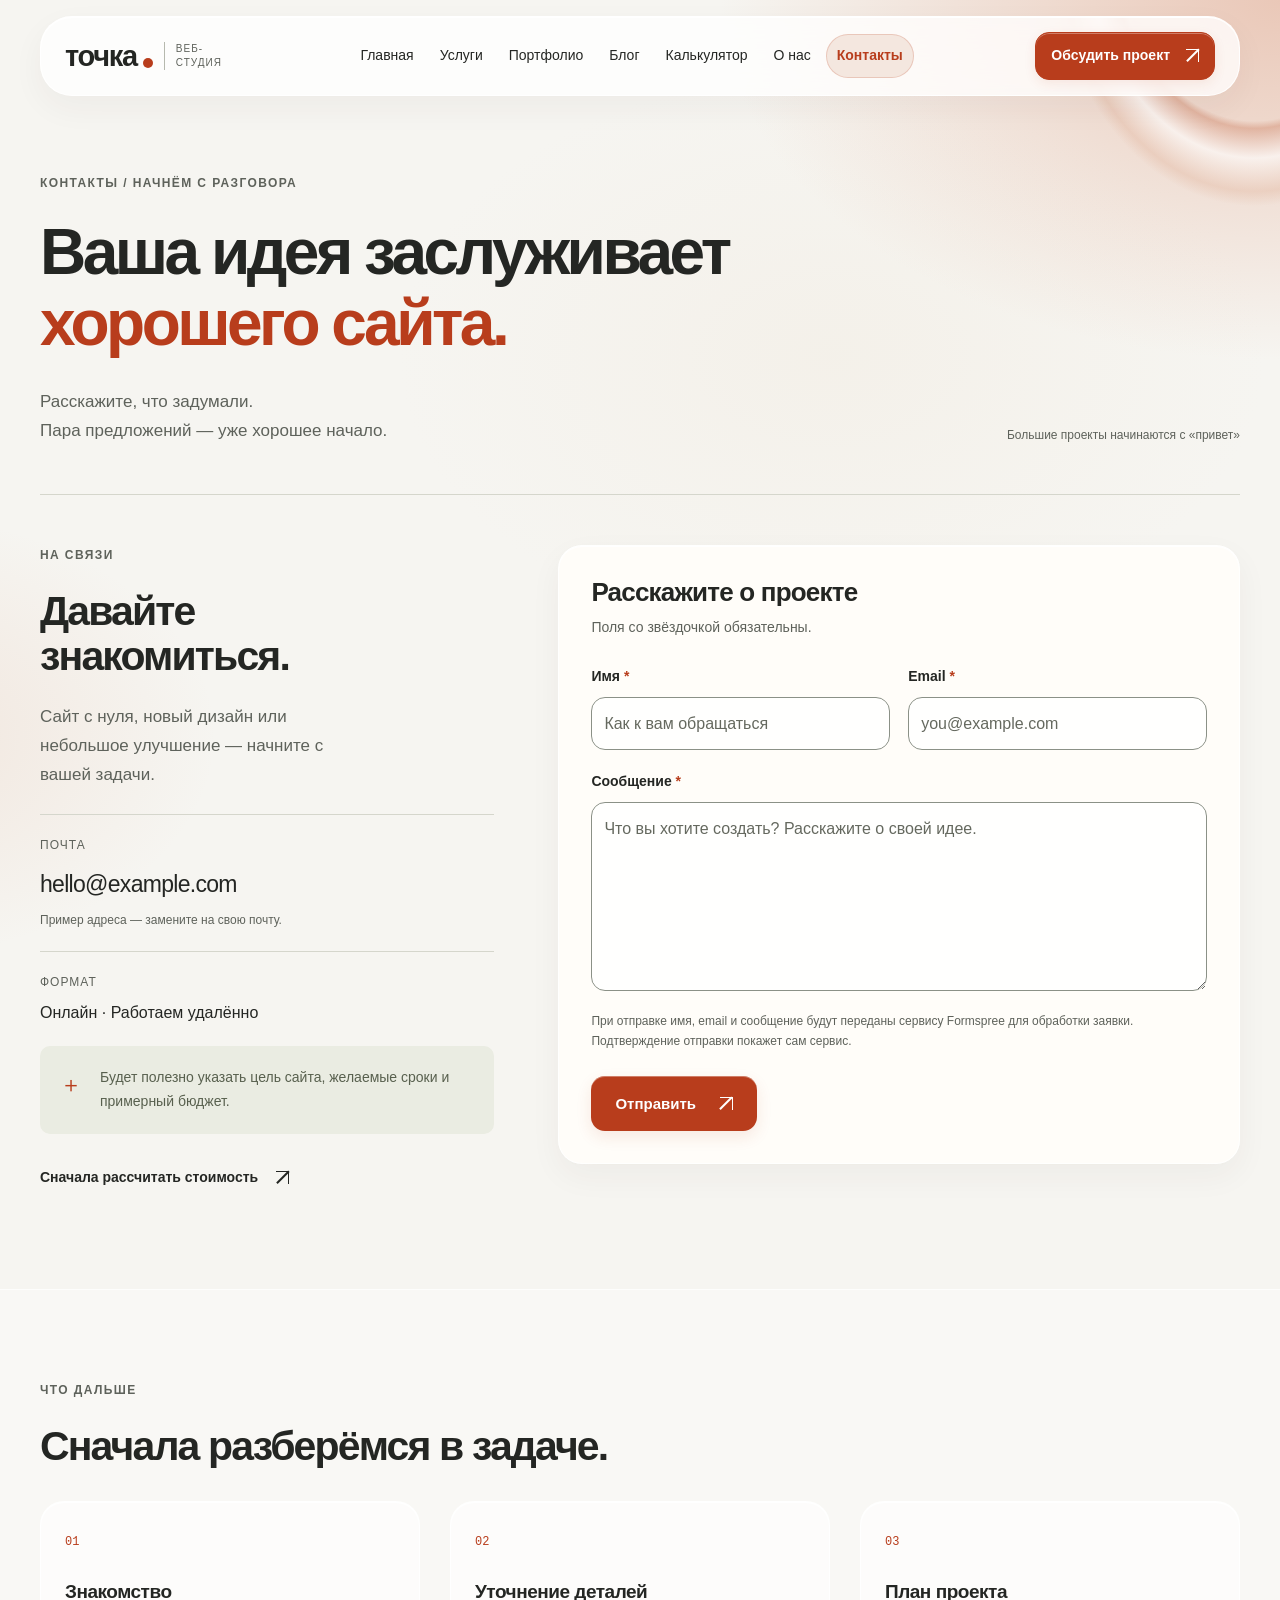
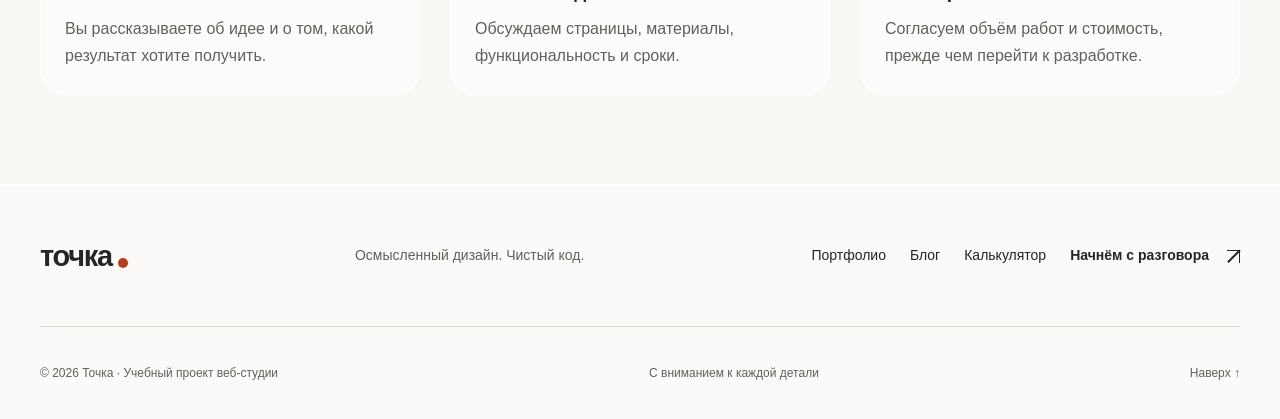
<file: contact.html>
<!DOCTYPE html>
<html lang="ru">
  <head>
    <meta charset="UTF-8">
    <meta name="viewport" content="width=device-width, initial-scale=1.0">
    <meta name="description" content="Расскажите о задаче веб-студии Точка. Форма для обсуждения сайта, дизайна или редизайна, подготовленная к подключению Formspree.">
    <meta name="theme-color" content="#f6f5f1">
    <meta property="og:type" content="website">
    <meta property="og:locale" content="ru_RU">
    <meta property="og:site_name" content="Точка — веб-студия">
    <meta property="og:title" content="Контакты и обсуждение проекта — Точка, веб-студия">
    <meta property="og:description" content="Расскажите о задаче веб-студии Точка. Форма для обсуждения сайта, дизайна или редизайна, подготовленная к подключению Formspree.">
    <title>Контакты и обсуждение проекта — Точка, веб-студия</title>
    <link rel="icon" href="./favicon.svg" type="image/svg+xml">
    <link rel="stylesheet" href="./styles.css?v=20261116-center">
    <script src="./script.js?v=20261116-center" defer></script>
  </head>
  <body id="top">
    <a class="skip-link" href="#main">Перейти к содержимому</a>
    <header class="site-header">
      <div class="container header-inner glass-panel">
        <a class="brand" href="./index.html" aria-label="Точка — на главную"><span class="brand-dot" aria-hidden="true"></span>точка<span class="brand-caption">веб-студия</span></a>
        <button class="menu-toggle" type="button" aria-controls="main-nav" aria-expanded="false" hidden><span class="menu-icon" aria-hidden="true"></span><span class="menu-label">Меню</span></button>
        <nav id="main-nav" class="main-nav" aria-label="Главное меню">
          <a href="./index.html">Главная</a>
          <a href="./services.html">Услуги</a>
          <a href="./portfolio.html">Портфолио</a>
          <a href="./blog.html">Блог</a>
          <a href="./calculator.html">Калькулятор</a>
          <a href="./about.html">О нас</a>
          <a href="./contact.html" aria-current="page">Контакты</a>
        </nav>
        <a class="header-cta" href="./contact.html">Обсудить проект <span class="arrow" aria-hidden="true"></span></a>
      </div>
    </header>
    <main id="main" tabindex="-1">
      <section class="page-intro container" aria-labelledby="page-title">
        <p class="eyebrow">Контакты / Начнём с разговора</p>
        <h1 id="page-title">Ваша идея заслуживает<br><span class="accent">хорошего сайта.</span></h1>
        <div class="intro-bottom">
          <p>Расскажите, что задумали.<br>Пара предложений — уже хорошее начало.</p><span class="small-label">Большие проекты начинаются с «привет»</span>
        </div>
      </section>
      <section class="section contact-section" aria-labelledby="contact-form-title">
        <div class="container contact-grid">
          <aside class="contact-info" aria-labelledby="contact-info-title">
            <p class="eyebrow">На связи</p>
            <h2 id="contact-info-title">Давайте <br>знакомиться.</h2>
            <p>Сайт с нуля, новый дизайн или небольшое улучшение — начните с вашей задачи.</p>
            <div class="contact-detail"><span>Почта</span><a href="mailto:hello@example.com">hello@example.com</a><small>Пример адреса — замените на свою почту.</small>
            </div>
            <div class="contact-detail"><span>Формат</span>
              <p>Онлайн · Работаем удалённо</p>
            </div>
            <div class="contact-tip"><span aria-hidden="true">＋</span>
              <p>Будет полезно указать цель сайта, желаемые сроки и примерный бюджет.</p>
            </div>
            <a class="text-link contact-calculator-link" href="./calculator.html">Сначала рассчитать стоимость <span class="arrow" aria-hidden="true"></span></a>
          </aside>
          <div class="form-panel glass-panel glass-dense">
            <h2 id="contact-form-title">Расскажите о проекте</h2>
            <p class="form-intro">Поля со звёздочкой обязательны.</p>
            <!-- Идентификатор Formspree. script.js подставляет адрес отправки в action. -->
            <form id="contact-form" method="post" data-formspree-id="mbggbnwq" aria-describedby="form-note">
              <p id="estimate-prefill-note" class="estimate-prefill-note" hidden>Расчёт добавлен из калькулятора. Проверьте и дополните сообщение. Оно отправится только после нажатия кнопки «Отправить».</p>
              <p id="support-prefill-note" class="estimate-prefill-note" hidden>Добавлен запрос о ежемесячной поддержке. Проверьте и дополните сообщение. Оно отправится только после нажатия кнопки «Отправить».</p>
              <div class="form-row">
                <div class="field">
                  <label for="name">Имя <span aria-hidden="true">*</span></label>
                  <input id="name" name="name" type="text" autocomplete="name" required maxlength="100" placeholder="Как к вам обращаться">
                </div>
                <div class="field">
                  <label for="email">Email <span aria-hidden="true">*</span></label>
                  <input id="email" name="email" type="email" autocomplete="email" required maxlength="254" placeholder="you@example.com">
                </div>
              </div>
              <div class="field">
                <label for="message">Сообщение <span aria-hidden="true">*</span></label>
                <textarea id="message" name="message" rows="6" required maxlength="5000" placeholder="Что вы хотите создать? Расскажите о своей идее."></textarea>
              </div>
              <p id="form-note" class="form-note">При отправке имя, email и сообщение будут переданы сервису Formspree для обработки заявки. Подтверждение отправки покажет сам сервис.</p>
              <button class="button button-dark" type="submit" disabled>Отправить <span class="arrow" aria-hidden="true"></span></button>
              <p id="form-status" class="form-status" role="status" aria-live="polite" aria-atomic="true"></p>
              <noscript>
                <p class="form-note">Для работы этой формы включите JavaScript. Пока отправка недоступна.</p></noscript>
            </form>
          </div>
        </div>
      </section>
      <section class="section section-white" aria-labelledby="next-title">
        <div class="container">
          <div class="section-heading">
            <div>
              <p class="eyebrow">Что дальше</p>
              <h2 id="next-title">Сначала разберёмся в задаче.</h2>
            </div>
          </div>
          <ol class="process-grid process-three">
            <li><span>01</span>
              <h3>Знакомство</h3>
              <p>Вы рассказываете об идее и о том, какой результат хотите получить.</p>
            </li>
            <li><span>02</span>
              <h3>Уточнение деталей</h3>
              <p>Обсуждаем страницы, материалы, функциональность и сроки.</p>
            </li>
            <li><span>03</span>
              <h3>План проекта</h3>
              <p>Согласуем объём работ и стоимость, прежде чем перейти к разработке.</p>
            </li>
          </ol>
        </div>
      </section>
    </main>
    <footer class="site-footer">
      <div class="container footer-top"><a class="brand" href="./index.html"><span class="brand-dot" aria-hidden="true"></span>точка</a>
        <p>Осмысленный дизайн. Чистый код.</p>
        <nav class="footer-links" aria-label="Ссылки в подвале">
          <a href="./portfolio.html">Портфолио</a>
          <a href="./blog.html">Блог</a>
          <a href="./calculator.html">Калькулятор</a>
          <a href="./contact.html" class="text-link">Начнём с разговора <span class="arrow" aria-hidden="true"></span></a>
        </nav>
      </div>
      <div class="container footer-bottom">
        <p>© <span data-year>2026</span> Точка · Учебный проект веб-студии</p>
        <p>С вниманием к каждой детали</p><a href="#top">Наверх ↑</a>
      </div>
    </footer>
  </body>
</html>
</file>
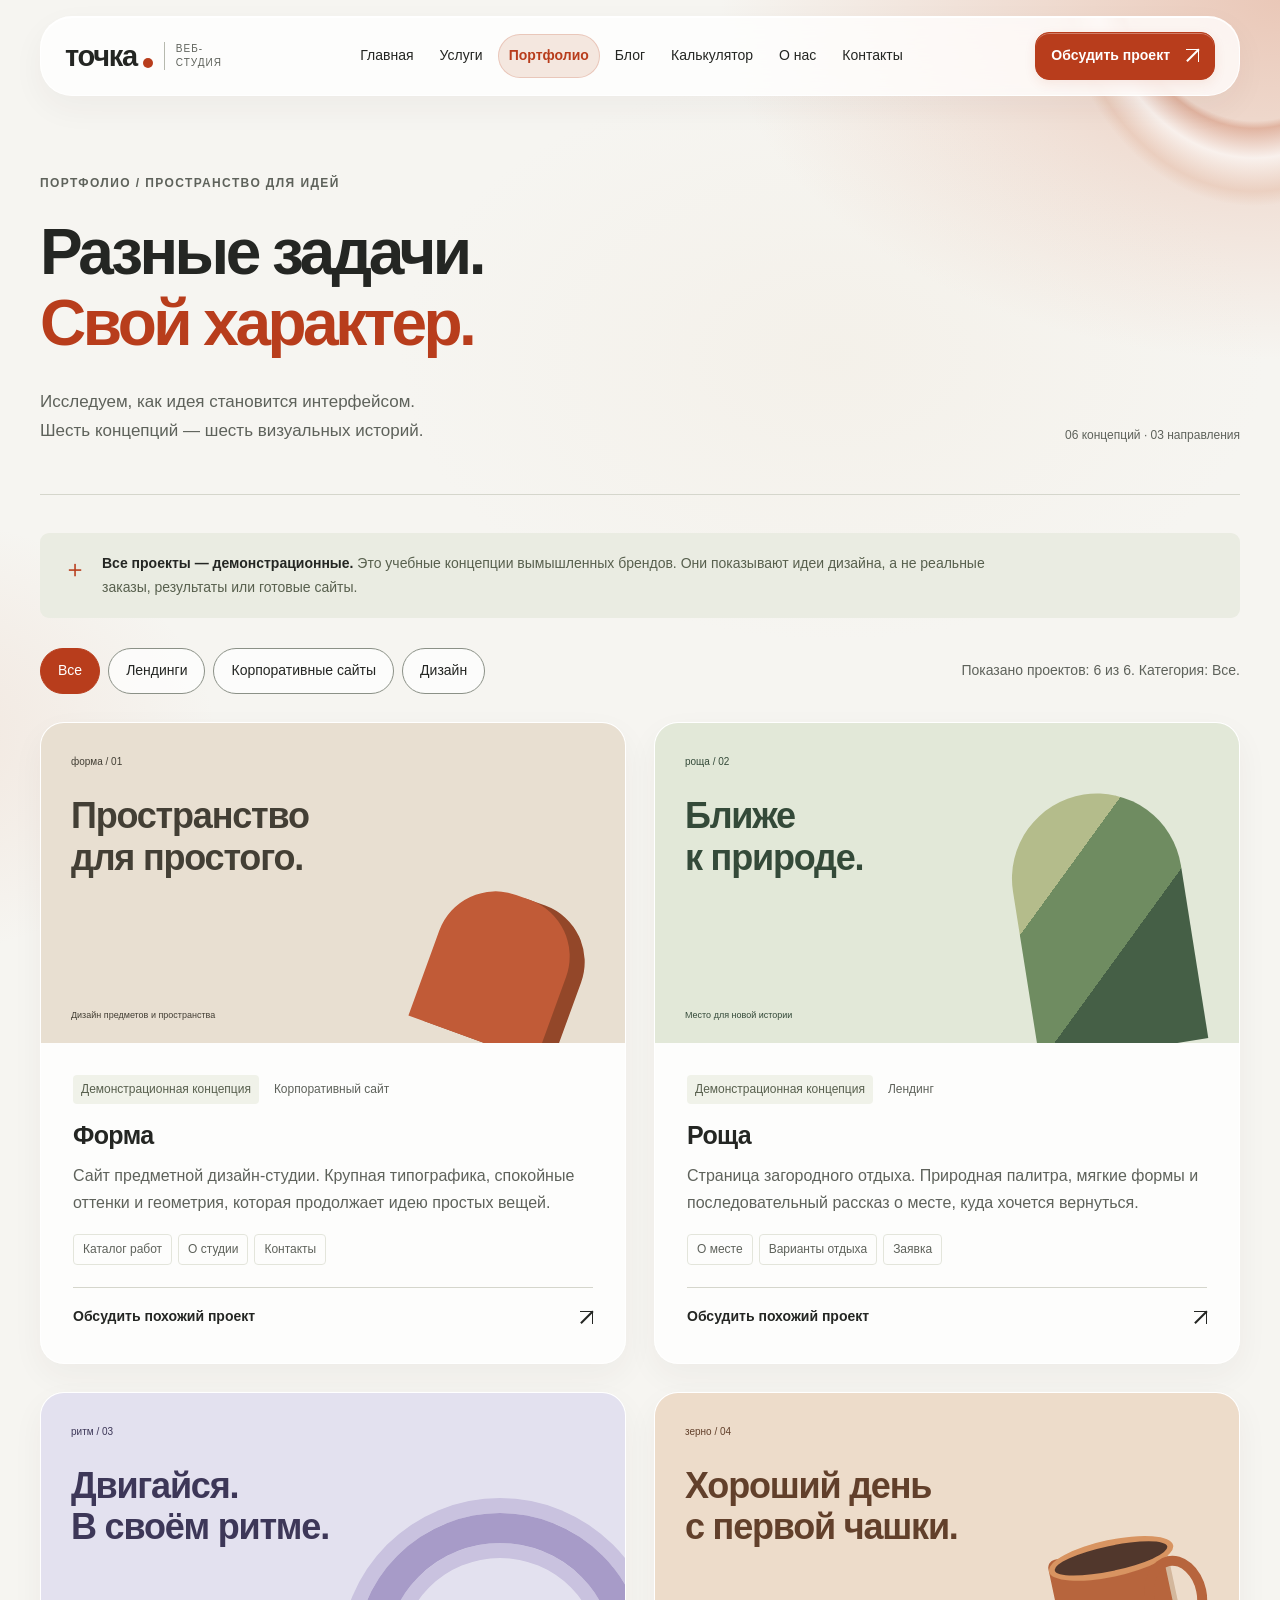
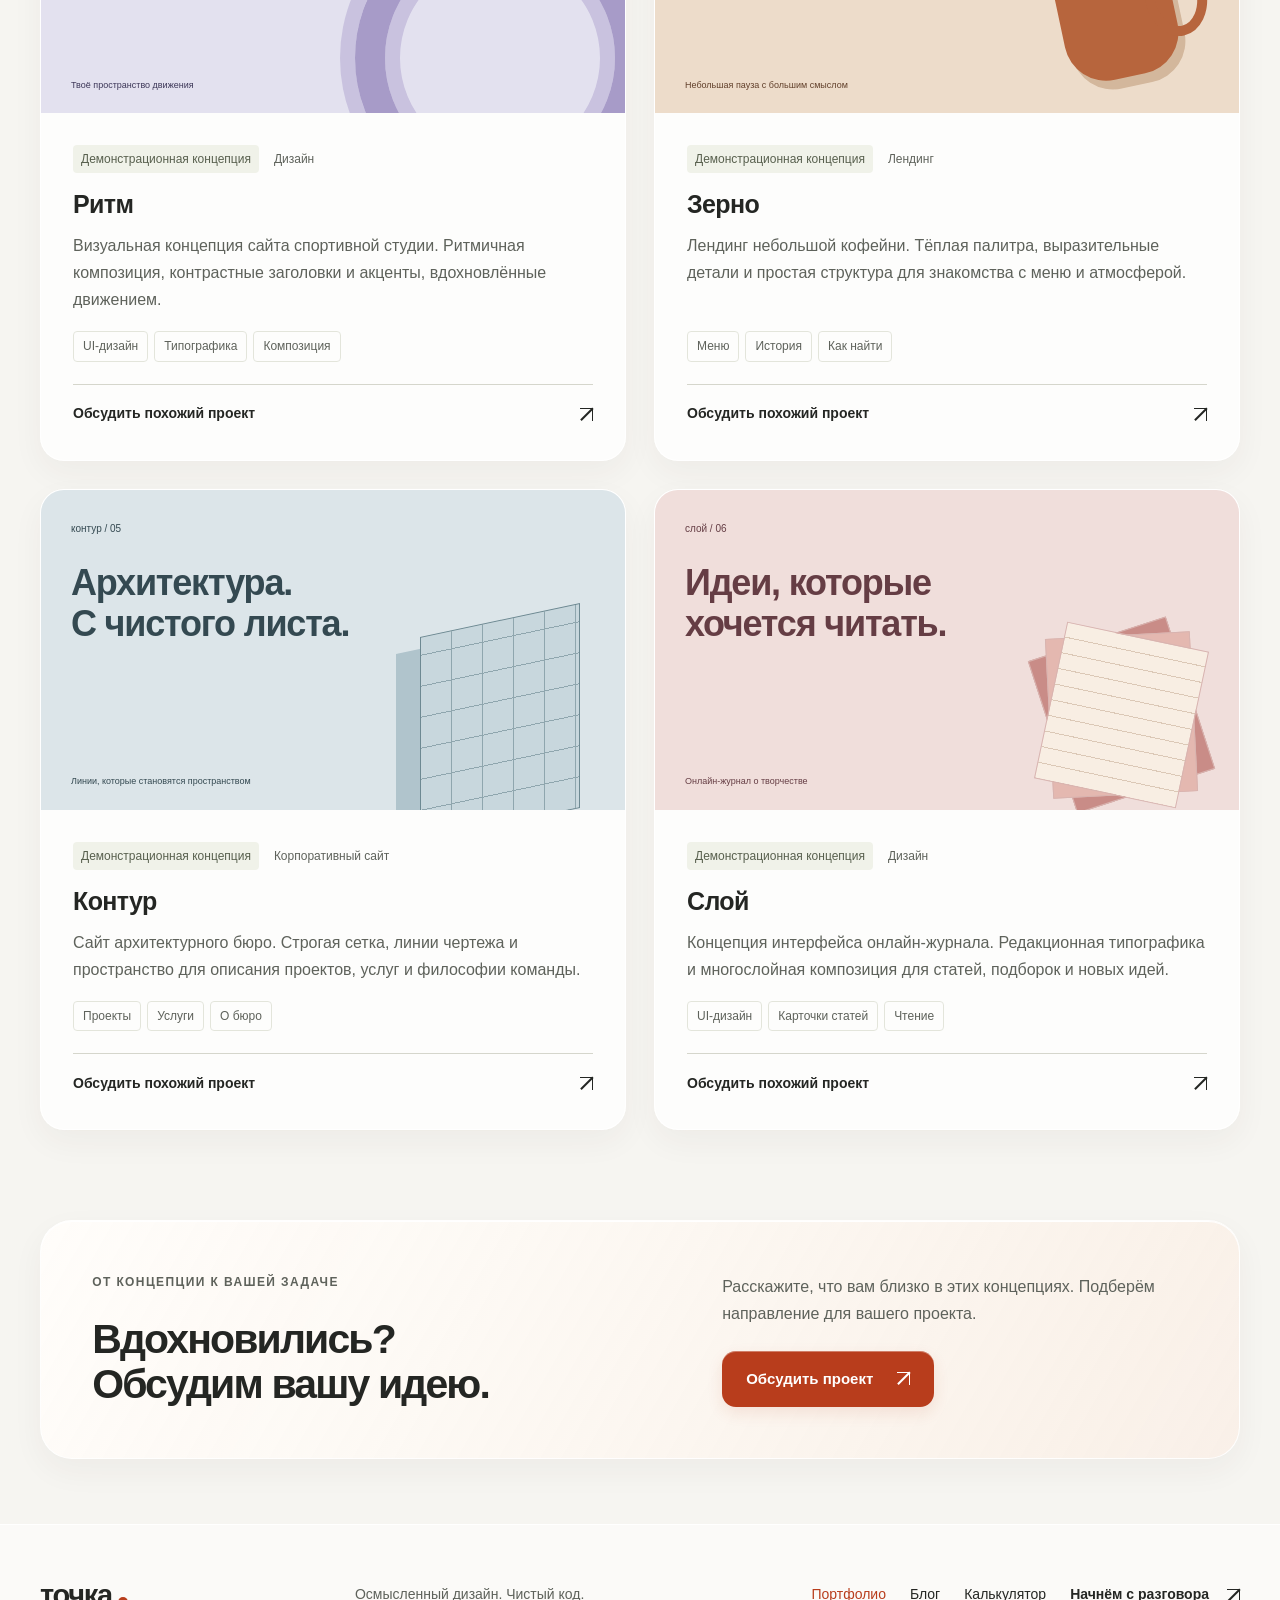
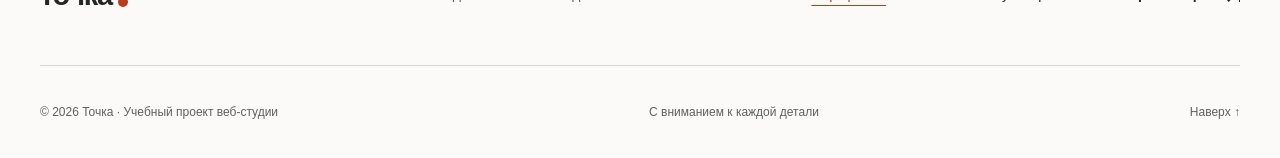
<file: portfolio.html>
<!DOCTYPE html>
<html lang="ru">
  <head>
    <meta charset="UTF-8">
    <meta name="viewport" content="width=device-width, initial-scale=1.0">
    <meta name="description" content="Портфолио учебной веб-студии Точка: шесть демонстрационных концепций лендингов, корпоративных сайтов и дизайна интерфейсов.">
    <meta name="theme-color" content="#f6f5f1">
    <meta property="og:type" content="website">
    <meta property="og:locale" content="ru_RU">
    <meta property="og:site_name" content="Точка — веб-студия">
    <meta property="og:title" content="Портфолио — Точка, веб-студия">
    <meta property="og:description" content="Шесть демонстрационных концепций: разные задачи, направления и визуальные решения. Учебные проекты, а не клиентские кейсы.">
    <title>Портфолио — Точка, веб-студия</title>
    <link rel="icon" href="./favicon.svg" type="image/svg+xml">
    <link rel="stylesheet" href="./styles.css?v=20261116-center">
    <script src="./script.js?v=20261116-center" defer></script>
  </head>
  <body id="top">
    <a class="skip-link" href="#main">Перейти к содержимому</a>
    <header class="site-header">
      <div class="container header-inner glass-panel">
        <a class="brand" href="./index.html" aria-label="Точка — на главную"><span class="brand-dot" aria-hidden="true"></span>точка<span class="brand-caption">веб-студия</span></a>
        <button class="menu-toggle" type="button" aria-controls="main-nav" aria-expanded="false" hidden><span class="menu-icon" aria-hidden="true"></span><span class="menu-label">Меню</span></button>
        <nav id="main-nav" class="main-nav" aria-label="Главное меню">
          <a href="./index.html">Главная</a>
          <a href="./services.html">Услуги</a>
          <a href="./portfolio.html" aria-current="page">Портфолио</a>
          <a href="./blog.html">Блог</a>
          <a href="./calculator.html">Калькулятор</a>
          <a href="./about.html">О нас</a>
          <a href="./contact.html">Контакты</a>
        </nav>
        <a class="header-cta" href="./contact.html">Обсудить проект <span class="arrow" aria-hidden="true"></span></a>
      </div>
    </header>
    <main id="main" tabindex="-1">
      <section class="page-intro container" aria-labelledby="page-title">
        <p class="eyebrow">Портфолио / Пространство для идей</p>
        <h1 id="page-title">Разные задачи.<br><span class="accent">Свой характер.</span></h1>
        <div class="intro-bottom">
          <p>Исследуем, как идея становится интерфейсом.<br>Шесть концепций — шесть визуальных историй.</p>
          <span class="small-label">06 концепций · 03 направления</span>
        </div>
      </section>
      <section class="section portfolio-section" aria-labelledby="portfolio-title" data-portfolio>
        <div class="container">
          <div class="portfolio-notice">
            <span class="portfolio-notice-mark" aria-hidden="true">＋</span>
            <p><strong>Все проекты — демонстрационные.</strong> Это учебные концепции вымышленных брендов. Они показывают идеи дизайна, а не реальные заказы, результаты или готовые сайты.</p>
          </div>
          <h2 id="portfolio-title" class="sr-only">Демонстрационные проекты</h2>
          <div class="portfolio-toolbar">
            <!-- Кнопки появляются после подключения обработчиков. Без JS видны все карточки. -->
            <div class="portfolio-filters" role="group" aria-label="Фильтр проектов по категории" hidden>
              <button type="button" data-filter="all" aria-pressed="true" aria-controls="portfolio-grid">Все</button>
              <button type="button" data-filter="landing" aria-pressed="false" aria-controls="portfolio-grid">Лендинги</button>
              <button type="button" data-filter="corporate" aria-pressed="false" aria-controls="portfolio-grid">Корпоративные сайты</button>
              <button type="button" data-filter="design" aria-pressed="false" aria-controls="portfolio-grid">Дизайн</button>
            </div>
            <p id="portfolio-status" class="portfolio-status" role="status" aria-live="polite" aria-atomic="true">Показано проектов: 6 из 6. Категория: Все.</p>
          </div>
          <noscript><p class="portfolio-fallback">Для фильтрации включите JavaScript. Все шесть концепций доступны ниже и без него.</p></noscript>
          <div id="portfolio-grid" class="portfolio-grid">
            <article class="portfolio-card glass-panel" data-category="corporate" aria-labelledby="project-form">
              <div class="concept-art concept-form" aria-hidden="true">
                <span>форма / 01</span>
                <strong>Пространство<br>для простого.</strong>
                <div class="concept-object"></div>
                <small>Дизайн предметов и пространства</small>
              </div>
              <div class="portfolio-card-body">
                <div class="portfolio-meta"><span class="demo-badge">Демонстрационная концепция</span><span>Корпоративный сайт</span></div>
                <h3 id="project-form">Форма</h3>
                <p>Сайт предметной дизайн-студии. Крупная типографика, спокойные оттенки и геометрия, которая продолжает идею простых вещей.</p>
                <ul class="portfolio-tags" aria-label="Идеи проекта Форма"><li>Каталог работ</li><li>О студии</li><li>Контакты</li></ul>
                <a class="portfolio-project-link" href="./contact.html" aria-label="Обсудить похожий проект: Форма">Обсудить похожий проект <span class="arrow" aria-hidden="true"></span></a>
              </div>
            </article>
            <article class="portfolio-card glass-panel" data-category="landing" aria-labelledby="project-grove">
              <div class="concept-art concept-grove" aria-hidden="true">
                <span>роща / 02</span>
                <strong>Ближе<br>к природе.</strong>
                <div class="grove-arch"></div>
                <small>Место для новой истории</small>
              </div>
              <div class="portfolio-card-body">
                <div class="portfolio-meta"><span class="demo-badge">Демонстрационная концепция</span><span>Лендинг</span></div>
                <h3 id="project-grove">Роща</h3>
                <p>Страница загородного отдыха. Природная палитра, мягкие формы и последовательный рассказ о месте, куда хочется вернуться.</p>
                <ul class="portfolio-tags" aria-label="Идеи проекта Роща"><li>О месте</li><li>Варианты отдыха</li><li>Заявка</li></ul>
                <a class="portfolio-project-link" href="./contact.html" aria-label="Обсудить похожий проект: Роща">Обсудить похожий проект <span class="arrow" aria-hidden="true"></span></a>
              </div>
            </article>
            <article class="portfolio-card glass-panel" data-category="design" aria-labelledby="project-pulse">
              <div class="concept-art concept-pulse" aria-hidden="true">
                <span>ритм / 03</span>
                <strong>Двигайся.<br>В своём ритме.</strong>
                <div class="pulse-rings"></div>
                <small>Твоё пространство движения</small>
              </div>
              <div class="portfolio-card-body">
                <div class="portfolio-meta"><span class="demo-badge">Демонстрационная концепция</span><span>Дизайн</span></div>
                <h3 id="project-pulse">Ритм</h3>
                <p>Визуальная концепция сайта спортивной студии. Ритмичная композиция, контрастные заголовки и акценты, вдохновлённые движением.</p>
                <ul class="portfolio-tags" aria-label="Идеи проекта Ритм"><li>UI-дизайн</li><li>Типографика</li><li>Композиция</li></ul>
                <a class="portfolio-project-link" href="./contact.html" aria-label="Обсудить похожий проект: Ритм">Обсудить похожий проект <span class="arrow" aria-hidden="true"></span></a>
              </div>
            </article>
            <article class="portfolio-card glass-panel" data-category="landing" aria-labelledby="project-grain">
              <div class="concept-art concept-grain" aria-hidden="true">
                <span>зерно / 04</span>
                <strong>Хороший день<br>с первой чашки.</strong>
                <div class="grain-cup"></div>
                <small>Небольшая пауза с большим смыслом</small>
              </div>
              <div class="portfolio-card-body">
                <div class="portfolio-meta"><span class="demo-badge">Демонстрационная концепция</span><span>Лендинг</span></div>
                <h3 id="project-grain">Зерно</h3>
                <p>Лендинг небольшой кофейни. Тёплая палитра, выразительные детали и простая структура для знакомства с меню и атмосферой.</p>
                <ul class="portfolio-tags" aria-label="Идеи проекта Зерно"><li>Меню</li><li>История</li><li>Как найти</li></ul>
                <a class="portfolio-project-link" href="./contact.html" aria-label="Обсудить похожий проект: Зерно">Обсудить похожий проект <span class="arrow" aria-hidden="true"></span></a>
              </div>
            </article>
            <article class="portfolio-card glass-panel" data-category="corporate" aria-labelledby="project-contour">
              <div class="concept-art concept-contour" aria-hidden="true">
                <span>контур / 05</span>
                <strong>Архитектура.<br>С чистого листа.</strong>
                <div class="contour-building"></div>
                <small>Линии, которые становятся пространством</small>
              </div>
              <div class="portfolio-card-body">
                <div class="portfolio-meta"><span class="demo-badge">Демонстрационная концепция</span><span>Корпоративный сайт</span></div>
                <h3 id="project-contour">Контур</h3>
                <p>Сайт архитектурного бюро. Строгая сетка, линии чертежа и пространство для описания проектов, услуг и философии команды.</p>
                <ul class="portfolio-tags" aria-label="Идеи проекта Контур"><li>Проекты</li><li>Услуги</li><li>О бюро</li></ul>
                <a class="portfolio-project-link" href="./contact.html" aria-label="Обсудить похожий проект: Контур">Обсудить похожий проект <span class="arrow" aria-hidden="true"></span></a>
              </div>
            </article>
            <article class="portfolio-card glass-panel" data-category="design" aria-labelledby="project-layer">
              <div class="concept-art concept-layer" aria-hidden="true">
                <span>слой / 06</span>
                <strong>Идеи, которые<br>хочется читать.</strong>
                <div class="layer-sheets"><i></i><i></i><i></i></div>
                <small>Онлайн-журнал о творчестве</small>
              </div>
              <div class="portfolio-card-body">
                <div class="portfolio-meta"><span class="demo-badge">Демонстрационная концепция</span><span>Дизайн</span></div>
                <h3 id="project-layer">Слой</h3>
                <p>Концепция интерфейса онлайн-журнала. Редакционная типографика и многослойная композиция для статей, подборок и новых идей.</p>
                <ul class="portfolio-tags" aria-label="Идеи проекта Слой"><li>UI-дизайн</li><li>Карточки статей</li><li>Чтение</li></ul>
                <a class="portfolio-project-link" href="./contact.html" aria-label="Обсудить похожий проект: Слой">Обсудить похожий проект <span class="arrow" aria-hidden="true"></span></a>
              </div>
            </article>
          </div>
        </div>
      </section>
      <section class="section cta-section" aria-labelledby="cta-title">
        <div class="container cta-panel glass-panel">
          <div>
            <p class="eyebrow">От концепции к вашей задаче</p>
            <h2 id="cta-title">Вдохновились?<br>Обсудим вашу идею.</h2>
          </div>
          <div>
            <p>Расскажите, что вам близко в этих концепциях. Подберём направление для вашего проекта.</p>
            <a href="./contact.html" class="button button-dark">Обсудить проект <span class="arrow" aria-hidden="true"></span></a>
          </div>
        </div>
      </section>
    </main>
    <footer class="site-footer">
      <div class="container footer-top">
        <a class="brand" href="./index.html"><span class="brand-dot" aria-hidden="true"></span>точка</a>
        <p>Осмысленный дизайн. Чистый код.</p>
        <nav class="footer-links" aria-label="Ссылки в подвале">
          <a href="./portfolio.html" aria-current="page">Портфолио</a>
          <a href="./blog.html">Блог</a>
          <a href="./calculator.html">Калькулятор</a>
          <a href="./contact.html" class="text-link">Начнём с разговора <span class="arrow" aria-hidden="true"></span></a>
        </nav>
      </div>
      <div class="container footer-bottom">
        <p>© <span data-year>2026</span> Точка · Учебный проект веб-студии</p>
        <p>С вниманием к каждой детали</p><a href="#top">Наверх ↑</a>
      </div>
    </footer>
  </body>
</html>
</file>
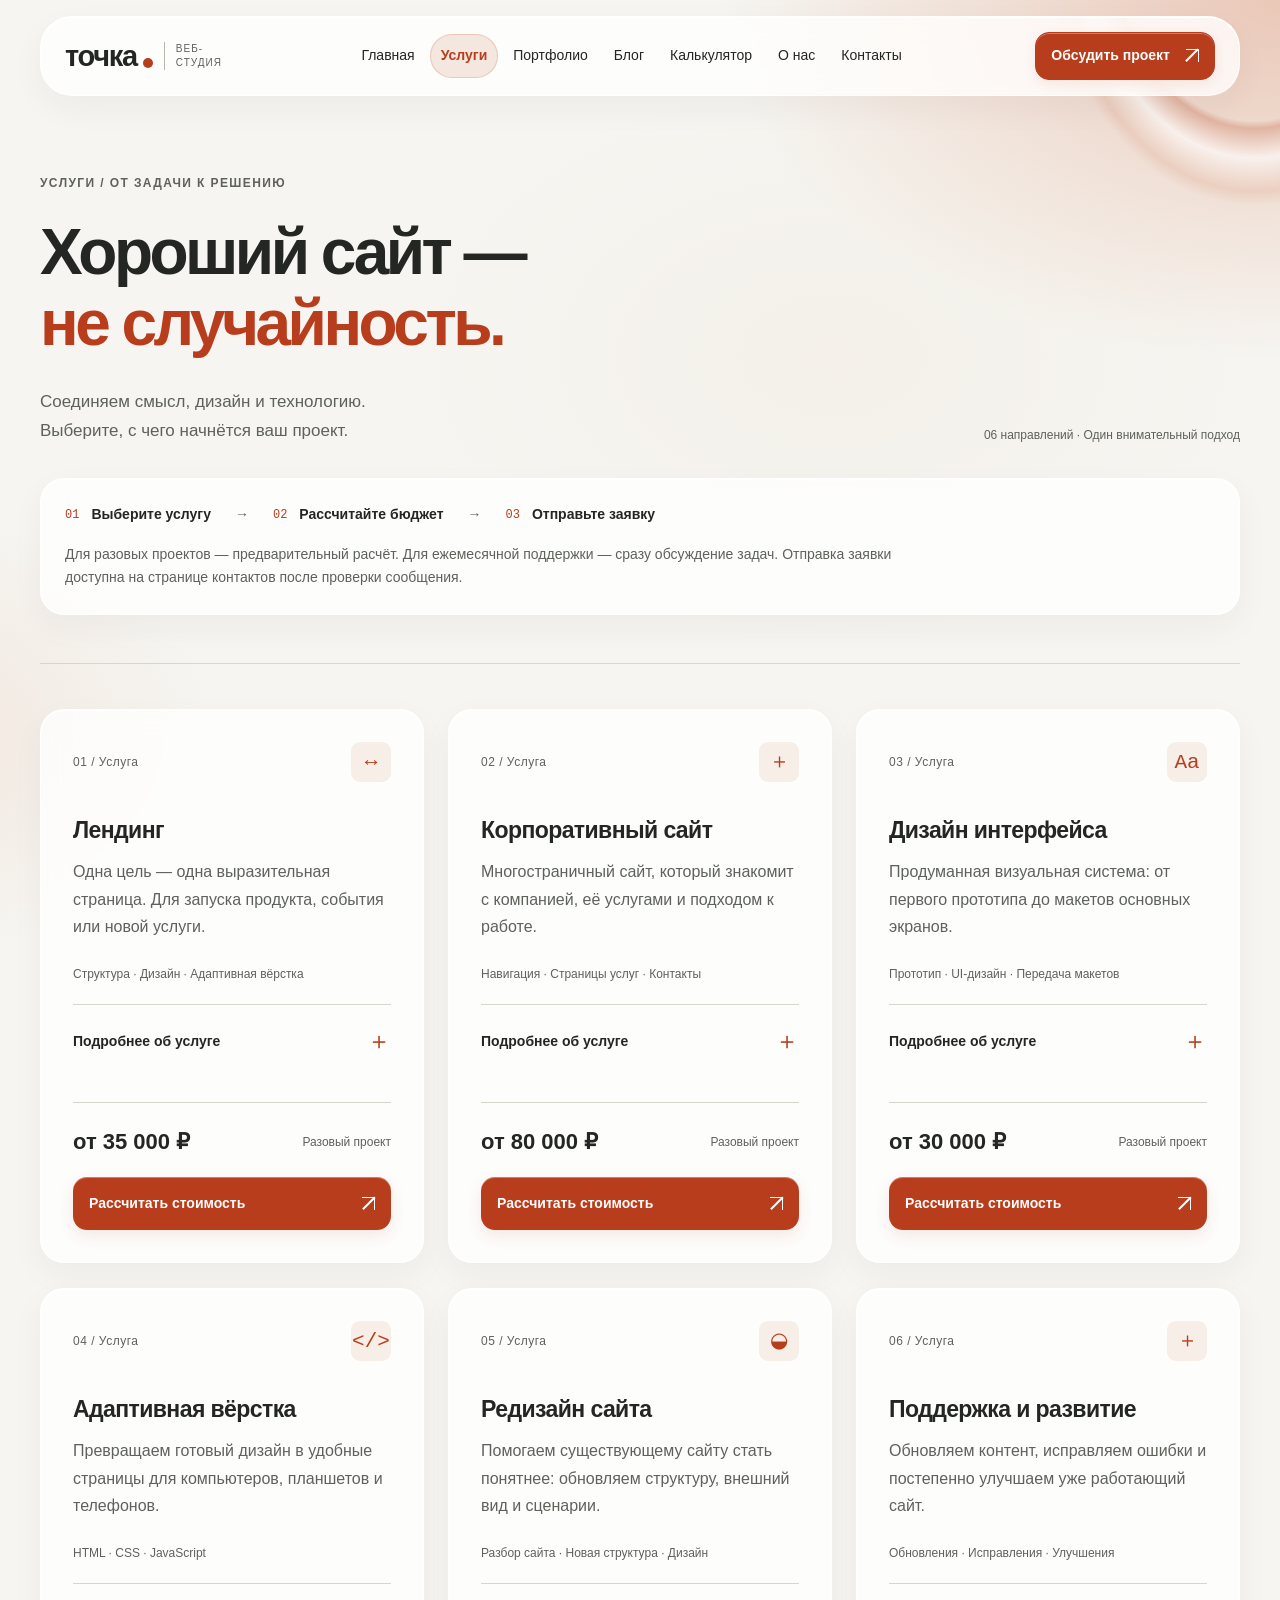
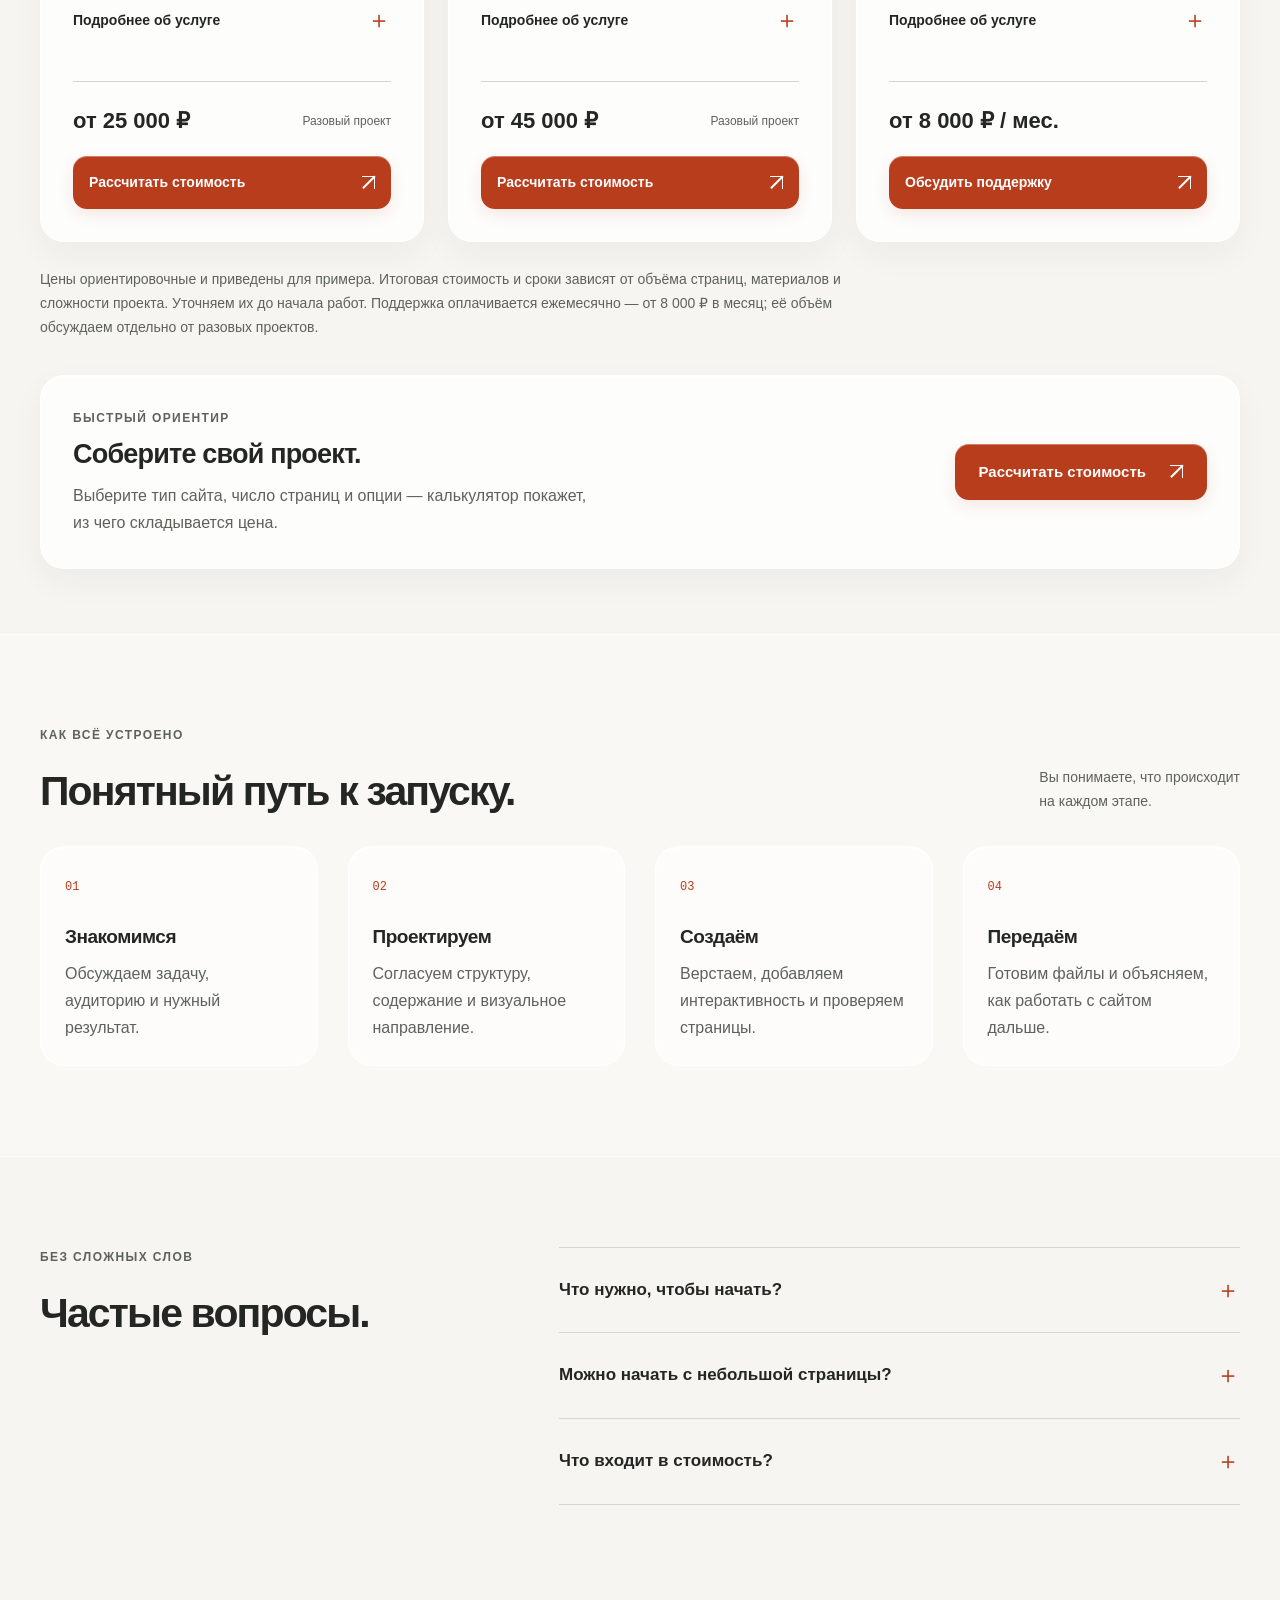
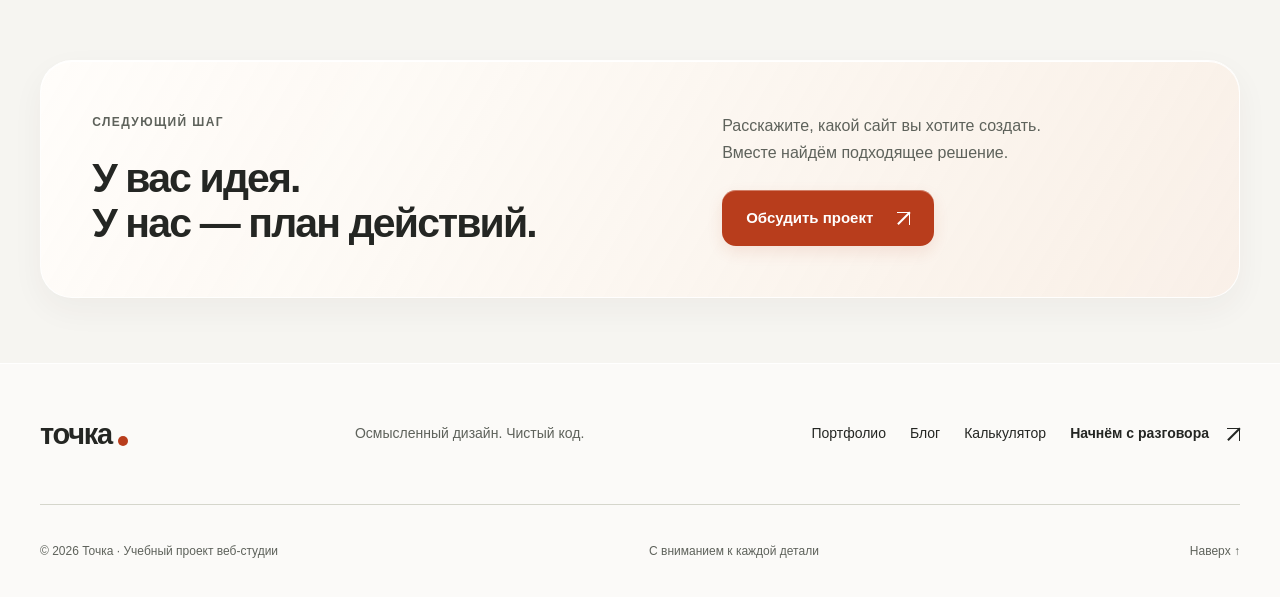
<file: services.html>
<!DOCTYPE html>
<html lang="ru">
  <head>
    <meta charset="UTF-8">
    <meta name="viewport" content="width=device-width, initial-scale=1.0">
    <meta name="description" content="Лендинги, корпоративные сайты, дизайн, адаптивная вёрстка, редизайн и поддержка. Шесть услуг с ориентировочными ценами.">
    <meta name="theme-color" content="#f6f5f1">
    <meta property="og:type" content="website">
    <meta property="og:locale" content="ru_RU">
    <meta property="og:site_name" content="Точка — веб-студия">
    <meta property="og:title" content="Услуги и цены — Точка, веб-студия">
    <meta property="og:description" content="Лендинги, корпоративные сайты, дизайн, адаптивная вёрстка, редизайн и поддержка. Шесть услуг с ориентировочными ценами.">
    <title>Услуги и цены — Точка, веб-студия</title>
    <link rel="icon" href="./favicon.svg" type="image/svg+xml">
    <link rel="stylesheet" href="./styles.css?v=20261116-center">
    <script src="./script.js?v=20261116-center" defer></script>
  </head>
  <body id="top">
    <a class="skip-link" href="#main">Перейти к содержимому</a>
    <header class="site-header">
      <div class="container header-inner glass-panel">
        <a class="brand" href="./index.html" aria-label="Точка — на главную"><span class="brand-dot" aria-hidden="true"></span>точка<span class="brand-caption">веб-студия</span></a>
        <button class="menu-toggle" type="button" aria-controls="main-nav" aria-expanded="false" hidden><span class="menu-icon" aria-hidden="true"></span><span class="menu-label">Меню</span></button>
        <nav id="main-nav" class="main-nav" aria-label="Главное меню">
          <a href="./index.html">Главная</a>
          <a href="./services.html" aria-current="page">Услуги</a>
          <a href="./portfolio.html">Портфолио</a>
          <a href="./blog.html">Блог</a>
          <a href="./calculator.html">Калькулятор</a>
          <a href="./about.html">О нас</a>
          <a href="./contact.html">Контакты</a>
        </nav>
        <a class="header-cta" href="./contact.html">Обсудить проект <span class="arrow" aria-hidden="true"></span></a>
      </div>
    </header>
    <main id="main" tabindex="-1">
      <section class="page-intro container" aria-labelledby="page-title">
        <p class="eyebrow">Услуги / От задачи к решению</p>
        <h1 id="page-title">Хороший сайт —<br><span class="accent">не случайность.</span></h1>
        <div class="intro-bottom">
          <p>Соединяем смысл, дизайн и технологию.<br>Выберите, с чего начнётся ваш проект.</p><span class="small-label">06 направлений · Один внимательный подход</span>
        </div>
        <div class="service-journey glass-panel">
          <h2 class="sr-only">От выбора услуги к заявке</h2>
          <ol class="service-journey-steps">
            <li><span class="service-journey-number" aria-hidden="true">01</span><span>Выберите услугу</span><span class="service-journey-arrow" aria-hidden="true">→</span></li>
            <li><span class="service-journey-number" aria-hidden="true">02</span><span>Рассчитайте бюджет</span><span class="service-journey-arrow" aria-hidden="true">→</span></li>
            <li><span class="service-journey-number" aria-hidden="true">03</span><span>Отправьте заявку</span></li>
          </ol>
          <p>Для разовых проектов — предварительный расчёт. Для ежемесячной поддержки — сразу обсуждение задач. Отправка заявки доступна на странице контактов после проверки сообщения.</p>
        </div>
      </section>
      <section class="section services-section" aria-labelledby="services-list-title">
        <div class="container">
          <h2 id="services-list-title" class="sr-only">Услуги веб-студии</h2>
          <div class="services-grid">
            <article class="service-card glass-panel">
              <div class="service-top"><span class="card-number">01 / Услуга</span><span class="service-icon" aria-hidden="true">↔</span>
              </div>
              <h2>Лендинг</h2>
              <p>Одна цель — одна выразительная страница. Для запуска продукта, события или новой услуги.</p>
              <p class="service-includes">Структура · Дизайн · Адаптивная вёрстка</p>
              <details class="service-details" name="services">
                <summary>Подробнее об услуге<span class="sr-only"> «Лендинг»</span><span aria-hidden="true">＋</span></summary>
                <div class="service-detail-content">
                  <h3>Что входит в работу</h3>
                  <ul>
                    <li>Структура одной страницы под одну задачу и последовательность смысловых блоков.</li>
                    <li>Дизайн, адаптивная вёрстка и базовая интерактивность.</li>
                    <li>Проверка ссылок, отображения на разных экранах и передача файлов.</li>
                  </ul>
                  <h3>Кому подходит</h3>
                  <p>Для запуска продукта, события или отдельной услуги, когда важно понятно объяснить предложение и показать следующий шаг.</p>
                  <h3>Что вы получите</h3>
                  <p>Готовая одностраничная основа для презентации предложения. Подключение формы и другие дополнительные функции можно учесть в калькуляторе.</p>
                </div>
              </details>
              <div class="service-bottom"><strong>от 35 000 ₽</strong><span class="service-billing">Разовый проект</span></div>
              <a class="button button-dark service-action" href="./calculator.html?project=landing" aria-label="Рассчитать стоимость: Лендинг">Рассчитать стоимость <span class="arrow" aria-hidden="true"></span></a>
            </article>
            <article class="service-card glass-panel">
              <div class="service-top"><span class="card-number">02 / Услуга</span><span class="service-icon" aria-hidden="true">＋</span>
              </div>
              <h2>Корпоративный сайт</h2>
              <p>Многостраничный сайт, который знакомит с компанией, её услугами и подходом к работе.</p>
              <p class="service-includes">Навигация · Страницы услуг · Контакты</p>
              <details class="service-details" name="services">
                <summary>Подробнее об услуге<span class="sr-only"> «Корпоративный сайт»</span><span aria-hidden="true">＋</span></summary>
                <div class="service-detail-content">
                  <h3>Что входит в работу</h3>
                  <ul>
                    <li>Структура разделов о компании, услугах и способах связи.</li>
                    <li>Единый дизайн страниц, навигация и адаптивная вёрстка.</li>
                    <li>Проверка переходов между разделами и передача файлов сайта.</li>
                  </ul>
                  <h3>Кому подходит</h3>
                  <p>Компаниям с несколькими направлениями работы, которым нужны отдельные страницы для услуг, команды или проектов.</p>
                  <h3>Что вы получите</h3>
                  <p>Согласованный многостраничный сайт с понятной навигацией. Количество страниц и дополнительные функции выбираются при расчёте.</p>
                </div>
              </details>
              <div class="service-bottom"><strong>от 80 000 ₽</strong><span class="service-billing">Разовый проект</span></div>
              <a class="button button-dark service-action" href="./calculator.html?project=corporate" aria-label="Рассчитать стоимость: Корпоративный сайт">Рассчитать стоимость <span class="arrow" aria-hidden="true"></span></a>
            </article>
            <article class="service-card glass-panel">
              <div class="service-top"><span class="card-number">03 / Услуга</span><span class="service-icon" aria-hidden="true">Aa</span>
              </div>
              <h2>Дизайн интерфейса</h2>
              <p>Продуманная визуальная система: от первого прототипа до макетов основных экранов.</p>
              <p class="service-includes">Прототип · UI-дизайн · Передача макетов</p>
              <details class="service-details" name="services">
                <summary>Подробнее об услуге<span class="sr-only"> «Дизайн интерфейса»</span><span aria-hidden="true">＋</span></summary>
                <div class="service-detail-content">
                  <h3>Что входит в работу</h3>
                  <ul>
                    <li>Разбор задач пользователя и прототип основных экранов.</li>
                    <li>Визуальная система: типографика, цвета, компоненты и состояния элементов.</li>
                    <li>Макеты для разных экранов и пояснения для разработчика.</li>
                  </ul>
                  <h3>Кому подходит</h3>
                  <p>Для нового продукта или сайта, когда сначала нужно согласовать структуру и внешний вид перед разработкой.</p>
                  <h3>Что вы получите</h3>
                  <p>Комплект согласованных макетов и компонентов для передачи в разработку. Программирование и готовый работающий сайт в эту услугу не входят.</p>
                </div>
              </details>
              <div class="service-bottom"><strong>от 30 000 ₽</strong><span class="service-billing">Разовый проект</span></div>
              <a class="button button-dark service-action" href="./calculator.html?project=design" aria-label="Рассчитать стоимость: Дизайн интерфейса">Рассчитать стоимость <span class="arrow" aria-hidden="true"></span></a>
            </article>
            <article class="service-card glass-panel">
              <div class="service-top"><span class="card-number">04 / Услуга</span><span class="service-icon" aria-hidden="true">&lt;/&gt;</span>
              </div>
              <h2>Адаптивная вёрстка</h2>
              <p>Превращаем готовый дизайн в удобные страницы для компьютеров, планшетов и телефонов.</p>
              <p class="service-includes">HTML · CSS · JavaScript</p>
              <details class="service-details" name="services">
                <summary>Подробнее об услуге<span class="sr-only"> «Адаптивная вёрстка»</span><span aria-hidden="true">＋</span></summary>
                <div class="service-detail-content">
                  <h3>Что входит в работу</h3>
                  <ul>
                    <li>Разбор готовых макетов и перенос дизайна в HTML и CSS.</li>
                    <li>Адаптация под телефон, планшет и компьютер, базовые JavaScript-сценарии.</li>
                    <li>Проверка клавиатурной навигации, ссылок и отображения страниц.</li>
                  </ul>
                  <h3>Кому подходит</h3>
                  <p>Тем, у кого уже есть дизайн и требуется превратить его в страницы, доступные в браузере.</p>
                  <h3>Что вы получите</h3>
                  <p>Файлы интерфейса на HTML, CSS и JavaScript по согласованным макетам. Серверные интеграции и новые макеты обсуждаются отдельно.</p>
                </div>
              </details>
              <div class="service-bottom"><strong>от 25 000 ₽</strong><span class="service-billing">Разовый проект</span></div>
              <a class="button button-dark service-action" href="./calculator.html?project=layout" aria-label="Рассчитать стоимость: Адаптивная вёрстка">Рассчитать стоимость <span class="arrow" aria-hidden="true"></span></a>
            </article>
            <article class="service-card glass-panel">
              <div class="service-top"><span class="card-number">05 / Услуга</span><span class="service-icon" aria-hidden="true">◒</span>
              </div>
              <h2>Редизайн сайта</h2>
              <p>Помогаем существующему сайту стать понятнее: обновляем структуру, внешний вид и сценарии.</p>
              <p class="service-includes">Разбор сайта · Новая структура · Дизайн</p>
              <details class="service-details" name="services">
                <summary>Подробнее об услуге<span class="sr-only"> «Редизайн сайта»</span><span aria-hidden="true">＋</span></summary>
                <div class="service-detail-content">
                  <h3>Что входит в работу</h3>
                  <ul>
                    <li>Разбор существующей структуры, контента и пользовательских сценариев.</li>
                    <li>Предложения по навигации, иерархии текста и обновлению визуального стиля.</li>
                    <li>Новые макеты ключевых страниц с пояснениями по внедрению.</li>
                  </ul>
                  <h3>Кому подходит</h3>
                  <p>Для сайта, который сложно читать, неудобно использовать на телефоне или нужно привести к обновлённому стилю компании.</p>
                  <h3>Что вы получите</h3>
                  <p>План изменений и обновлённые макеты. Объём последующей вёрстки и переноса контента согласуется отдельно; расчёт служит предварительным ориентиром.</p>
                </div>
              </details>
              <div class="service-bottom"><strong>от 45 000 ₽</strong><span class="service-billing">Разовый проект</span></div>
              <a class="button button-dark service-action" href="./calculator.html?project=redesign" aria-label="Рассчитать стоимость: Редизайн сайта">Рассчитать стоимость <span class="arrow" aria-hidden="true"></span></a>
            </article>
            <article class="service-card glass-panel">
              <div class="service-top"><span class="card-number">06 / Услуга</span><span class="service-icon" aria-hidden="true">＋</span>
              </div>
              <h2>Поддержка и развитие</h2>
              <p>Обновляем контент, исправляем ошибки и постепенно улучшаем уже работающий сайт.</p>
              <p class="service-includes">Обновления · Исправления · Улучшения</p>
              <details class="service-details" name="services">
                <summary>Подробнее об услуге<span class="sr-only"> «Поддержка и развитие»</span><span aria-hidden="true">＋</span></summary>
                <div class="service-detail-content">
                  <h3>Что входит в работу</h3>
                  <ul>
                    <li>Согласованный ежемесячный список задач и порядок их выполнения.</li>
                    <li>Обновление контента, исправление ошибок и небольшие улучшения интерфейса.</li>
                    <li>Краткое описание выполненных изменений и обсуждение следующего периода.</li>
                  </ul>
                  <h3>Кому подходит</h3>
                  <p>Владельцам уже работающего сайта, которым регулярно нужны небольшие изменения и помощь с его развитием.</p>
                  <h3>Что вы получите</h3>
                  <p>Выполненные задачи в пределах согласованного месячного объёма. Ориентир — от 8 000 ₽ в месяц; сроки реакции, лимиты работ и крупные доработки обсуждаются отдельно.</p>
                </div>
              </details>
              <div class="service-bottom"><strong>от 8 000 ₽ / мес.</strong></div>
              <a class="button button-dark service-action" href="./contact.html?service=support" aria-label="Обсудить поддержку: Поддержка и развитие">Обсудить поддержку <span class="arrow" aria-hidden="true"></span></a>
            </article>
          </div>
          <p class="price-note">Цены ориентировочные и приведены для примера. Итоговая стоимость и сроки зависят от объёма страниц, материалов и сложности проекта. Уточняем их до начала работ. Поддержка оплачивается ежемесячно — от 8 000 ₽ в месяц; её объём обсуждаем отдельно от разовых проектов.</p>
          <div class="calculator-promo glass-panel">
            <div>
              <p class="eyebrow">Быстрый ориентир</p>
              <h2>Соберите свой проект.</h2>
              <p>Выберите тип сайта, число страниц и опции — калькулятор покажет, из чего складывается цена.</p>
            </div>
            <a class="button button-dark" href="./calculator.html">Рассчитать стоимость <span class="arrow" aria-hidden="true"></span></a>
          </div>
        </div>
      </section>
      <section class="section section-white" aria-labelledby="process-title">
        <div class="container">
          <div class="section-heading">
            <div>
              <p class="eyebrow">Как всё устроено</p>
              <h2 id="process-title">Понятный путь к запуску.</h2>
            </div>
            <p>Вы понимаете, что происходит<br>на каждом этапе.</p>
          </div>
          <ol class="process-grid">
            <li><span>01</span>
              <h3>Знакомимся</h3>
              <p>Обсуждаем задачу, аудиторию и нужный результат.</p>
            </li>
            <li><span>02</span>
              <h3>Проектируем</h3>
              <p>Согласуем структуру, содержание и визуальное направление.</p>
            </li>
            <li><span>03</span>
              <h3>Создаём</h3>
              <p>Верстаем, добавляем интерактивность и проверяем страницы.</p>
            </li>
            <li><span>04</span>
              <h3>Передаём</h3>
              <p>Готовим файлы и объясняем, как работать с сайтом дальше.</p>
            </li>
          </ol>
        </div>
      </section>
      <section class="section" aria-labelledby="faq-title">
        <div class="container faq-layout">
          <div>
            <p class="eyebrow">Без сложных слов</p>
            <h2 id="faq-title">Частые вопросы.</h2>
          </div>
          <div class="faq-list">
            <details><summary>Что нужно, чтобы начать?<span aria-hidden="true">＋</span></summary>
              <p>Достаточно рассказать об идее, вашей аудитории и задачах сайта. Если уже есть тексты, логотип или примеры понравившихся сайтов — они тоже пригодятся.</p>
            </details>
            <details><summary>Можно начать с небольшой страницы?<span aria-hidden="true">＋</span></summary>
              <p>Да. Лендинг поможет проверить идею. Позже его можно развить в многостраничный сайт, добавив услуги, проекты и другие разделы.</p>
            </details>
            <details><summary>Что входит в стоимость?<span aria-hidden="true">＋</span></summary>
              <p>Состав работ фиксируем отдельно для каждого проекта. Домен, хостинг и платные сторонние сервисы не включены в примерные цены на этой странице.</p>
            </details>
          </div>
        </div>
      </section>
      <section class="section cta-section" aria-labelledby="cta-title">
        <div class="container cta-panel glass-panel">
          <div>
            <p class="eyebrow">Следующий шаг</p>
            <h2 id="cta-title">У вас идея.<br>У нас — план действий.</h2>
          </div>
          <div>
            <p>Расскажите, какой сайт вы хотите создать.<br>Вместе найдём подходящее решение.</p><a href="./contact.html" class="button button-dark">Обсудить проект <span class="arrow" aria-hidden="true"></span></a>
          </div>
        </div>
      </section>
    </main>
    <footer class="site-footer">
      <div class="container footer-top"><a class="brand" href="./index.html"><span class="brand-dot" aria-hidden="true"></span>точка</a>
        <p>Осмысленный дизайн. Чистый код.</p>
        <nav class="footer-links" aria-label="Ссылки в подвале">
          <a href="./portfolio.html">Портфолио</a>
          <a href="./blog.html">Блог</a>
          <a href="./calculator.html">Калькулятор</a>
          <a href="./contact.html" class="text-link">Начнём с разговора <span class="arrow" aria-hidden="true"></span></a>
        </nav>
      </div>
      <div class="container footer-bottom">
        <p>© <span data-year>2026</span> Точка · Учебный проект веб-студии</p>
        <p>С вниманием к каждой детали</p><a href="#top">Наверх ↑</a>
      </div>
    </footer>
  </body>
</html>
</file>
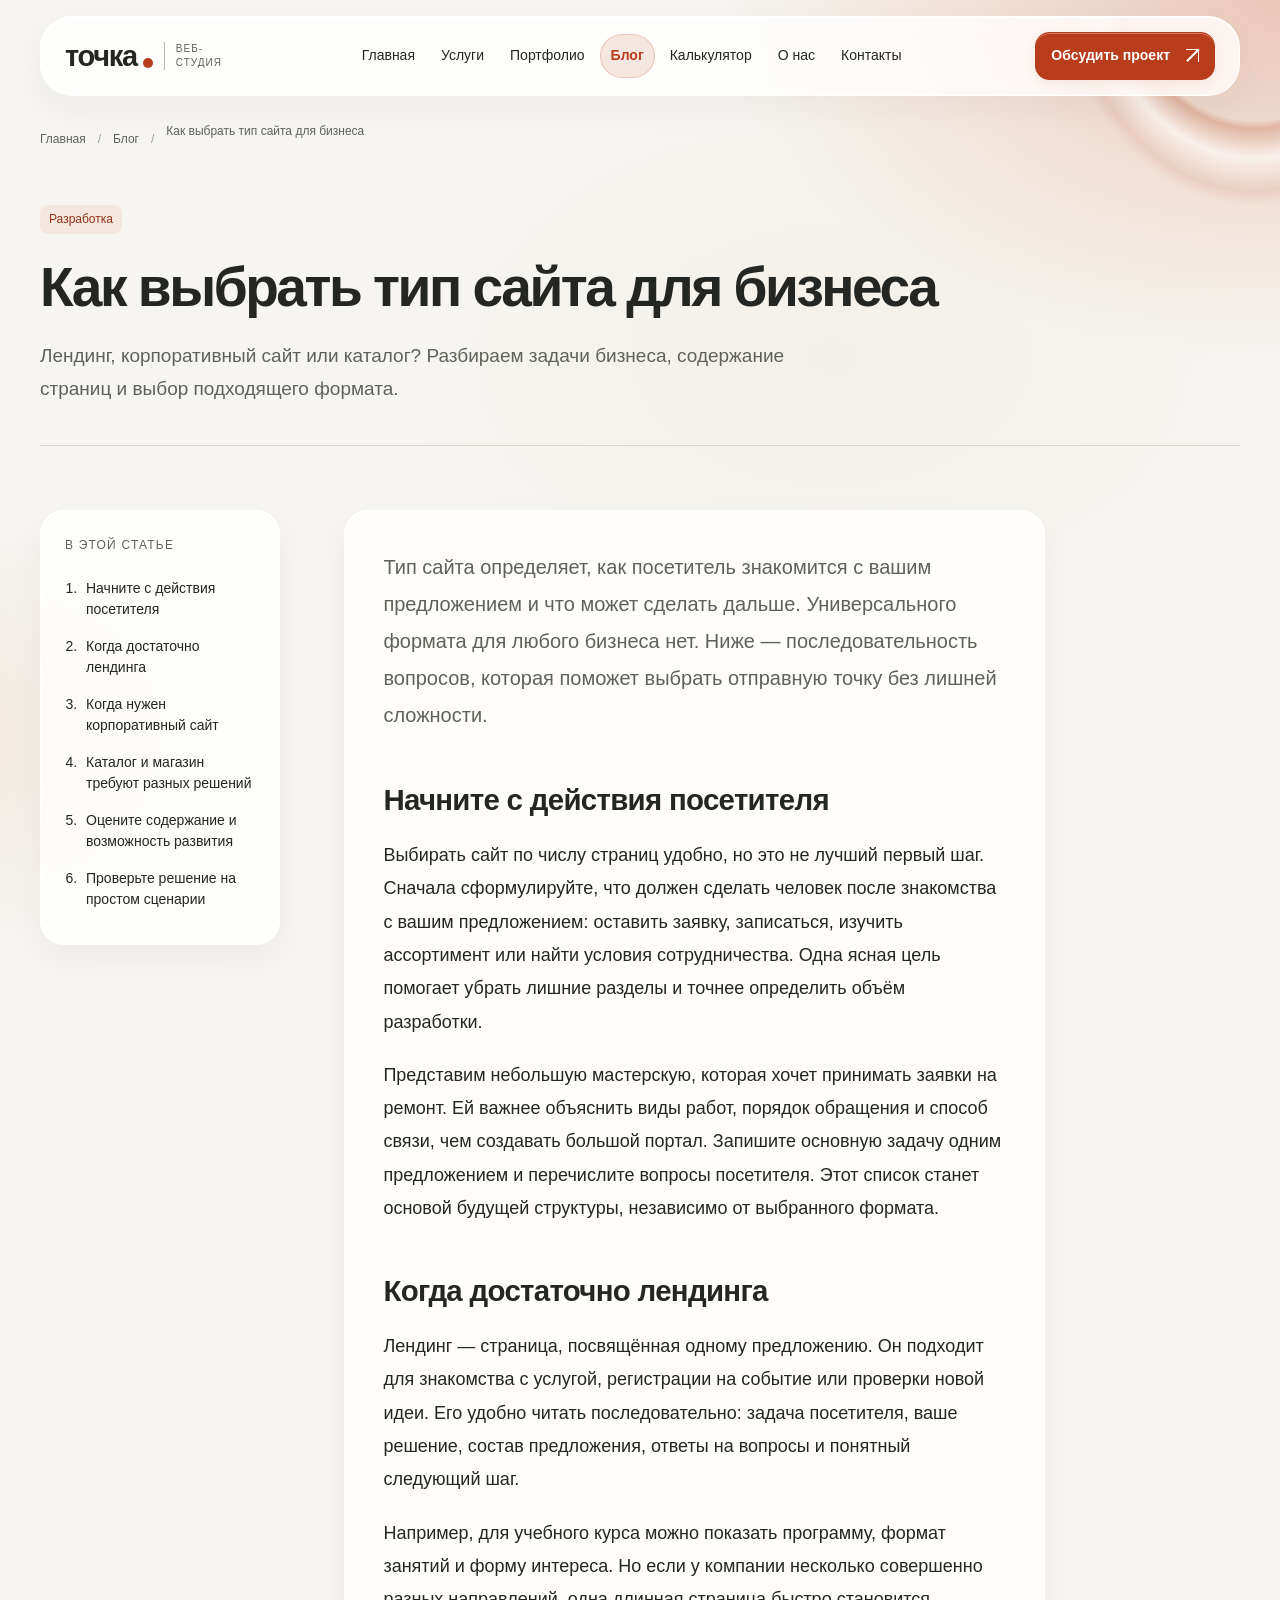
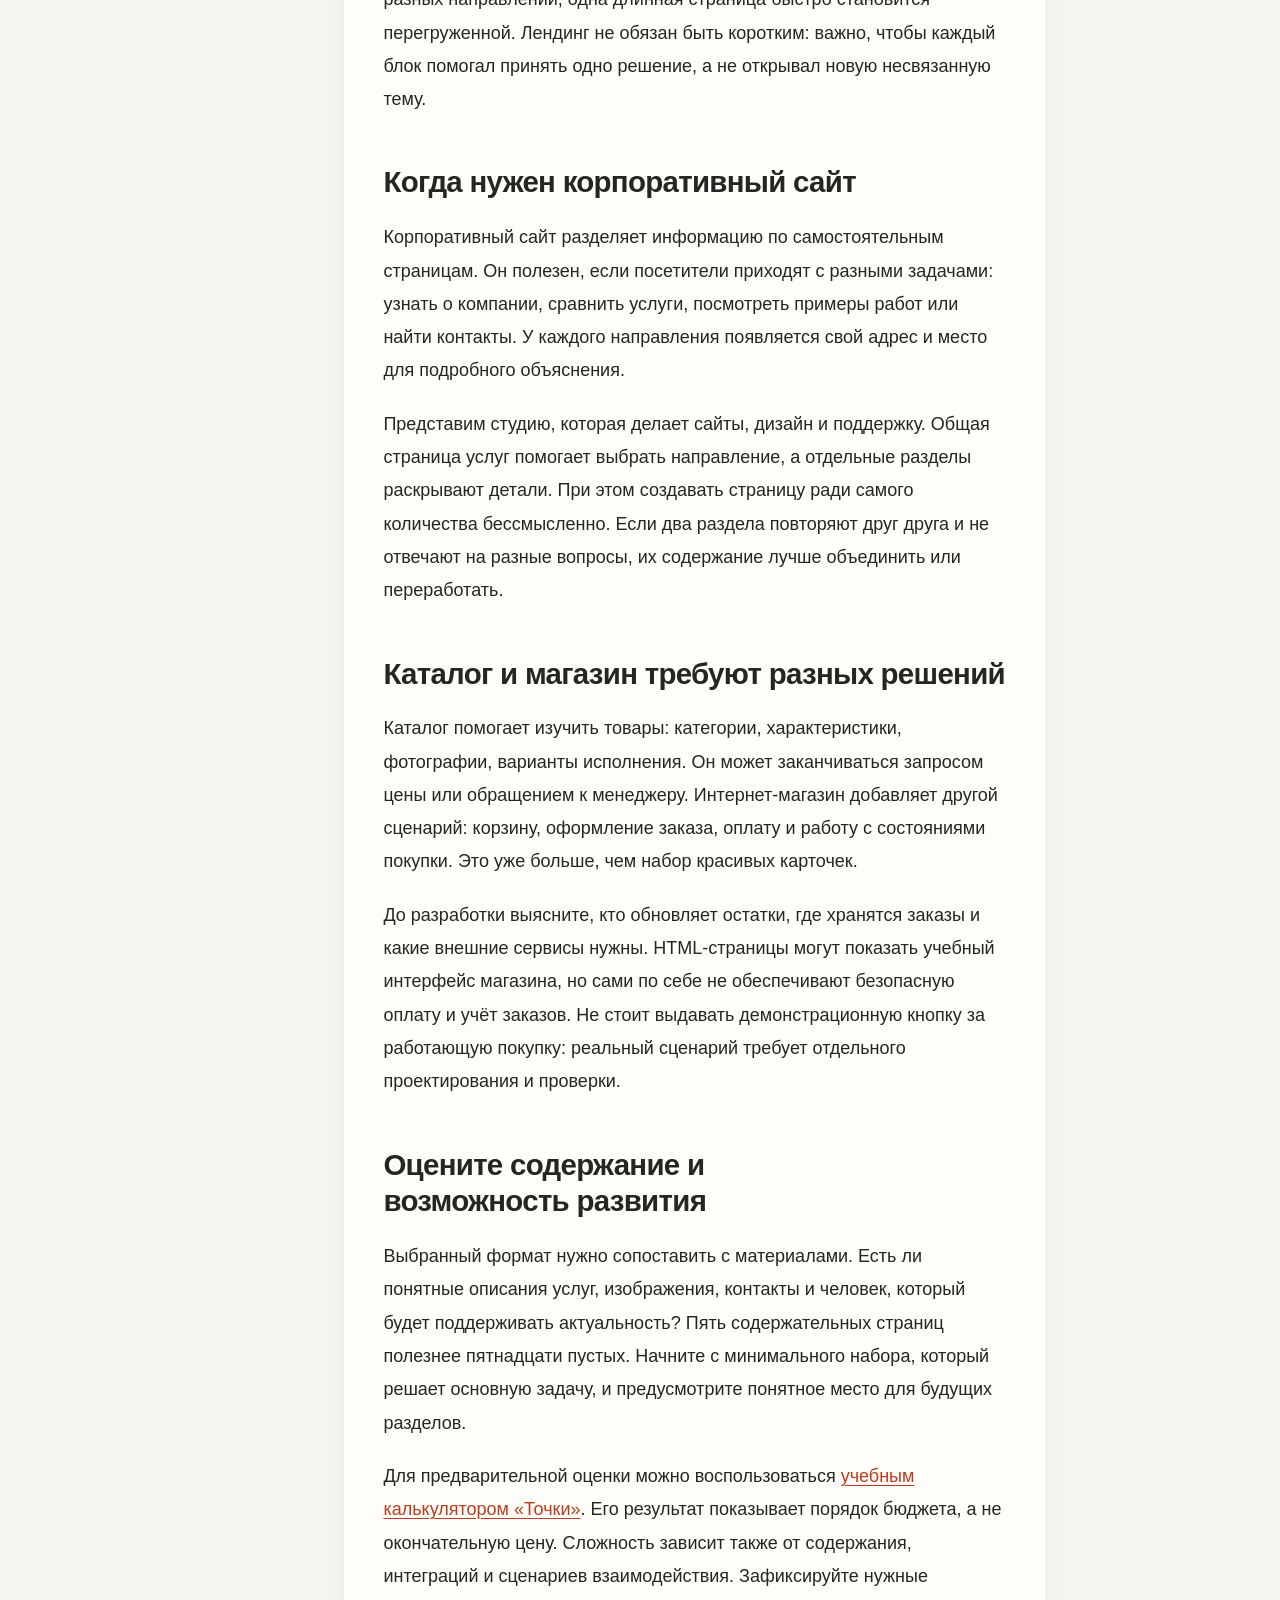
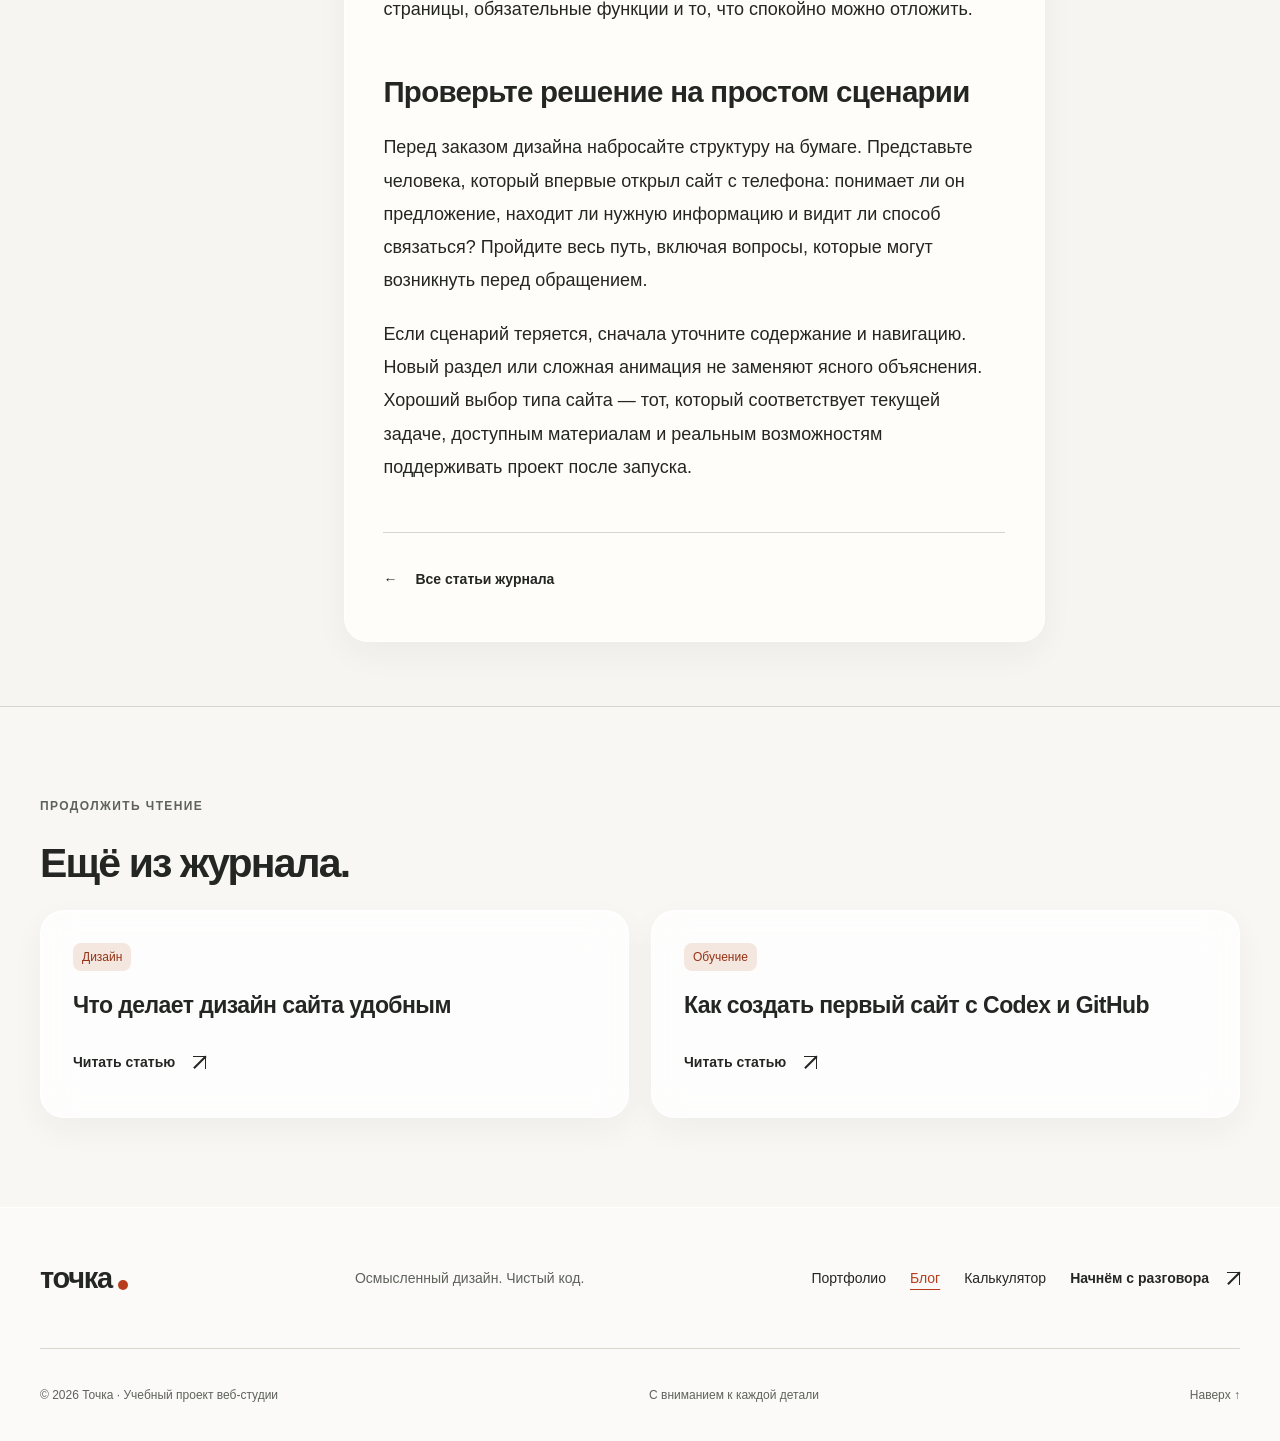
<file: articles/choosing-website.html>
<!DOCTYPE html>
<html lang="ru">
  <head>
    <meta charset="UTF-8">
    <meta name="viewport" content="width=device-width, initial-scale=1.0">
    <meta name="description" content="Лендинг, корпоративный сайт или каталог? Разбираем задачи бизнеса, содержание страниц и выбор подходящего формата.">
    <meta name="theme-color" content="#f6f5f1">
    <meta property="og:type" content="website">
    <meta property="og:locale" content="ru_RU">
    <meta property="og:site_name" content="Точка — веб-студия">
    <meta property="og:title" content="Как выбрать тип сайта для бизнеса — Журнал Точка">
    <meta property="og:description" content="Лендинг, корпоративный сайт или каталог? Разбираем задачи бизнеса, содержание страниц и выбор подходящего формата.">
    <title>Как выбрать тип сайта для бизнеса — Журнал Точка</title>
    <link rel="icon" href="../favicon.svg" type="image/svg+xml">
    <link rel="stylesheet" href="../styles.css?v=20261116-center">
    <script src="../script.js?v=20261116-center" defer></script>
  </head>
  <body id="top">
    <a class="skip-link" href="#main">Перейти к содержимому</a>
    <header class="site-header">
      <div class="container header-inner glass-panel">
        <a class="brand" href="../index.html" aria-label="Точка — на главную"><span class="brand-dot" aria-hidden="true"></span>точка<span class="brand-caption">веб-студия</span></a>
        <button class="menu-toggle" type="button" aria-controls="main-nav" aria-expanded="false" hidden><span class="menu-icon" aria-hidden="true"></span><span class="menu-label">Меню</span></button>
        <nav id="main-nav" class="main-nav" aria-label="Главное меню">
          <a href="../index.html">Главная</a>
          <a href="../services.html">Услуги</a>
          <a href="../portfolio.html">Портфолио</a>
          <a href="../blog.html" aria-current="location">Блог</a>
          <a href="../calculator.html">Калькулятор</a>
          <a href="../about.html">О нас</a>
          <a href="../contact.html">Контакты</a>
        </nav>
        <a class="header-cta" href="../contact.html">Обсудить проект <span class="arrow" aria-hidden="true"></span></a>
      </div>
    </header>
    <main id="main" tabindex="-1">
      <div class="container">
        <nav class="breadcrumbs" aria-label="Хлебные крошки">
          <ol><li><a href="../index.html">Главная</a></li><li><a href="../blog.html">Блог</a></li><li aria-current="page">Как выбрать тип сайта для бизнеса</li></ol>
        </nav>
      </div>
      <article class="article-page">
        <header class="container article-header">
          <span class="journal-category">Разработка</span>
          <h1>Как выбрать тип сайта для бизнеса</h1>
          <p class="article-lead">Лендинг, корпоративный сайт или каталог? Разбираем задачи бизнеса, содержание страниц и выбор подходящего формата.</p>
        </header>
        <div class="container article-layout">
          <aside class="article-aside glass-panel">
            <nav aria-label="Содержание статьи">
              <p>В этой статье</p>
              <ol>
                  <li><a href="#start">Начните с действия посетителя</a></li>
                  <li><a href="#landing">Когда достаточно лендинга</a></li>
                  <li><a href="#company">Когда нужен корпоративный сайт</a></li>
                  <li><a href="#catalog">Каталог и магазин требуют разных решений</a></li>
                  <li><a href="#scope">Оцените содержание и возможность развития</a></li>
                  <li><a href="#check">Проверьте решение на простом сценарии</a></li>
              </ol>
            </nav>
          </aside>
          <div class="article-body glass-panel glass-dense" data-article-body>
            <p class="article-opening">Тип сайта определяет, как посетитель знакомится с вашим предложением и что может сделать дальше. Универсального формата для любого бизнеса нет. Ниже — последовательность вопросов, которая поможет выбрать отправную точку без лишней сложности.</p>
              <section aria-labelledby="start">
                <h2 id="start">Начните с действия посетителя</h2>
                <p>Выбирать сайт по числу страниц удобно, но это не лучший первый шаг. Сначала сформулируйте, что должен сделать человек после знакомства с вашим предложением: оставить заявку, записаться, изучить ассортимент или найти условия сотрудничества. Одна ясная цель помогает убрать лишние разделы и точнее определить объём разработки.</p>
                <p>Представим небольшую мастерскую, которая хочет принимать заявки на ремонт. Ей важнее объяснить виды работ, порядок обращения и способ связи, чем создавать большой портал. Запишите основную задачу одним предложением и перечислите вопросы посетителя. Этот список станет основой будущей структуры, независимо от выбранного формата.</p>
              </section>
              <section aria-labelledby="landing">
                <h2 id="landing">Когда достаточно лендинга</h2>
                <p>Лендинг — страница, посвящённая одному предложению. Он подходит для знакомства с услугой, регистрации на событие или проверки новой идеи. Его удобно читать последовательно: задача посетителя, ваше решение, состав предложения, ответы на вопросы и понятный следующий шаг.</p>
                <p>Например, для учебного курса можно показать программу, формат занятий и форму интереса. Но если у компании несколько совершенно разных направлений, одна длинная страница быстро становится перегруженной. Лендинг не обязан быть коротким: важно, чтобы каждый блок помогал принять одно решение, а не открывал новую несвязанную тему.</p>
              </section>
              <section aria-labelledby="company">
                <h2 id="company">Когда нужен корпоративный сайт</h2>
                <p>Корпоративный сайт разделяет информацию по самостоятельным страницам. Он полезен, если посетители приходят с разными задачами: узнать о компании, сравнить услуги, посмотреть примеры работ или найти контакты. У каждого направления появляется свой адрес и место для подробного объяснения.</p>
                <p>Представим студию, которая делает сайты, дизайн и поддержку. Общая страница услуг помогает выбрать направление, а отдельные разделы раскрывают детали. При этом создавать страницу ради самого количества бессмысленно. Если два раздела повторяют друг друга и не отвечают на разные вопросы, их содержание лучше объединить или переработать.</p>
              </section>
              <section aria-labelledby="catalog">
                <h2 id="catalog">Каталог и магазин требуют разных решений</h2>
                <p>Каталог помогает изучить товары: категории, характеристики, фотографии, варианты исполнения. Он может заканчиваться запросом цены или обращением к менеджеру. Интернет-магазин добавляет другой сценарий: корзину, оформление заказа, оплату и работу с состояниями покупки. Это уже больше, чем набор красивых карточек.</p>
                <p>До разработки выясните, кто обновляет остатки, где хранятся заказы и какие внешние сервисы нужны. HTML-страницы могут показать учебный интерфейс магазина, но сами по себе не обеспечивают безопасную оплату и учёт заказов. Не стоит выдавать демонстрационную кнопку за работающую покупку: реальный сценарий требует отдельного проектирования и проверки.</p>
              </section>
              <section aria-labelledby="scope">
                <h2 id="scope">Оцените содержание и возможность развития</h2>
                <p>Выбранный формат нужно сопоставить с материалами. Есть ли понятные описания услуг, изображения, контакты и человек, который будет поддерживать актуальность? Пять содержательных страниц полезнее пятнадцати пустых. Начните с минимального набора, который решает основную задачу, и предусмотрите понятное место для будущих разделов.</p>
                <p>Для предварительной оценки можно воспользоваться <a href="../calculator.html">учебным калькулятором «Точки»</a>. Его результат показывает порядок бюджета, а не окончательную цену. Сложность зависит также от содержания, интеграций и сценариев взаимодействия. Зафиксируйте нужные страницы, обязательные функции и то, что спокойно можно отложить.</p>
              </section>
              <section aria-labelledby="check">
                <h2 id="check">Проверьте решение на простом сценарии</h2>
                <p>Перед заказом дизайна набросайте структуру на бумаге. Представьте человека, который впервые открыл сайт с телефона: понимает ли он предложение, находит ли нужную информацию и видит ли способ связаться? Пройдите весь путь, включая вопросы, которые могут возникнуть перед обращением.</p>
                <p>Если сценарий теряется, сначала уточните содержание и навигацию. Новый раздел или сложная анимация не заменяют ясного объяснения. Хороший выбор типа сайта — тот, который соответствует текущей задаче, доступным материалам и реальным возможностям поддерживать проект после запуска.</p>
              </section>
            <div class="article-return"><a class="text-link" href="../blog.html"><span aria-hidden="true">←</span> Все статьи журнала</a></div>
          </div>
        </div>
      </article>
      <section class="section article-related" aria-labelledby="related-title">
        <div class="container">
          <p class="eyebrow">Продолжить чтение</p>
          <h2 id="related-title">Ещё из журнала.</h2>
          <div class="article-related-grid">
            <a class="article-related-card glass-panel" href="./usable-design.html"><span class="journal-category">Дизайн</span><h3>Что делает дизайн сайта удобным</h3><span class="text-link">Читать статью <span class="arrow" aria-hidden="true"></span></span></a>
            <a class="article-related-card glass-panel" href="./site-with-codex.html"><span class="journal-category">Обучение</span><h3>Как создать первый сайт с Codex и GitHub</h3><span class="text-link">Читать статью <span class="arrow" aria-hidden="true"></span></span></a>
          </div>
        </div>
      </section>
    </main>
    <footer class="site-footer">
      <div class="container footer-top"><a class="brand" href="../index.html"><span class="brand-dot" aria-hidden="true"></span>точка</a>
        <p>Осмысленный дизайн. Чистый код.</p>
        <nav class="footer-links" aria-label="Ссылки в подвале">
          <a href="../portfolio.html">Портфолио</a>
          <a href="../blog.html" aria-current="location">Блог</a>
          <a href="../calculator.html">Калькулятор</a>
          <a href="../contact.html" class="text-link">Начнём с разговора <span class="arrow" aria-hidden="true"></span></a>
        </nav>
      </div>
      <div class="container footer-bottom">
        <p>© <span data-year>2026</span> Точка · Учебный проект веб-студии</p>
        <p>С вниманием к каждой детали</p><a href="#top">Наверх ↑</a>
      </div>
    </footer>
  </body>
</html>
</file>
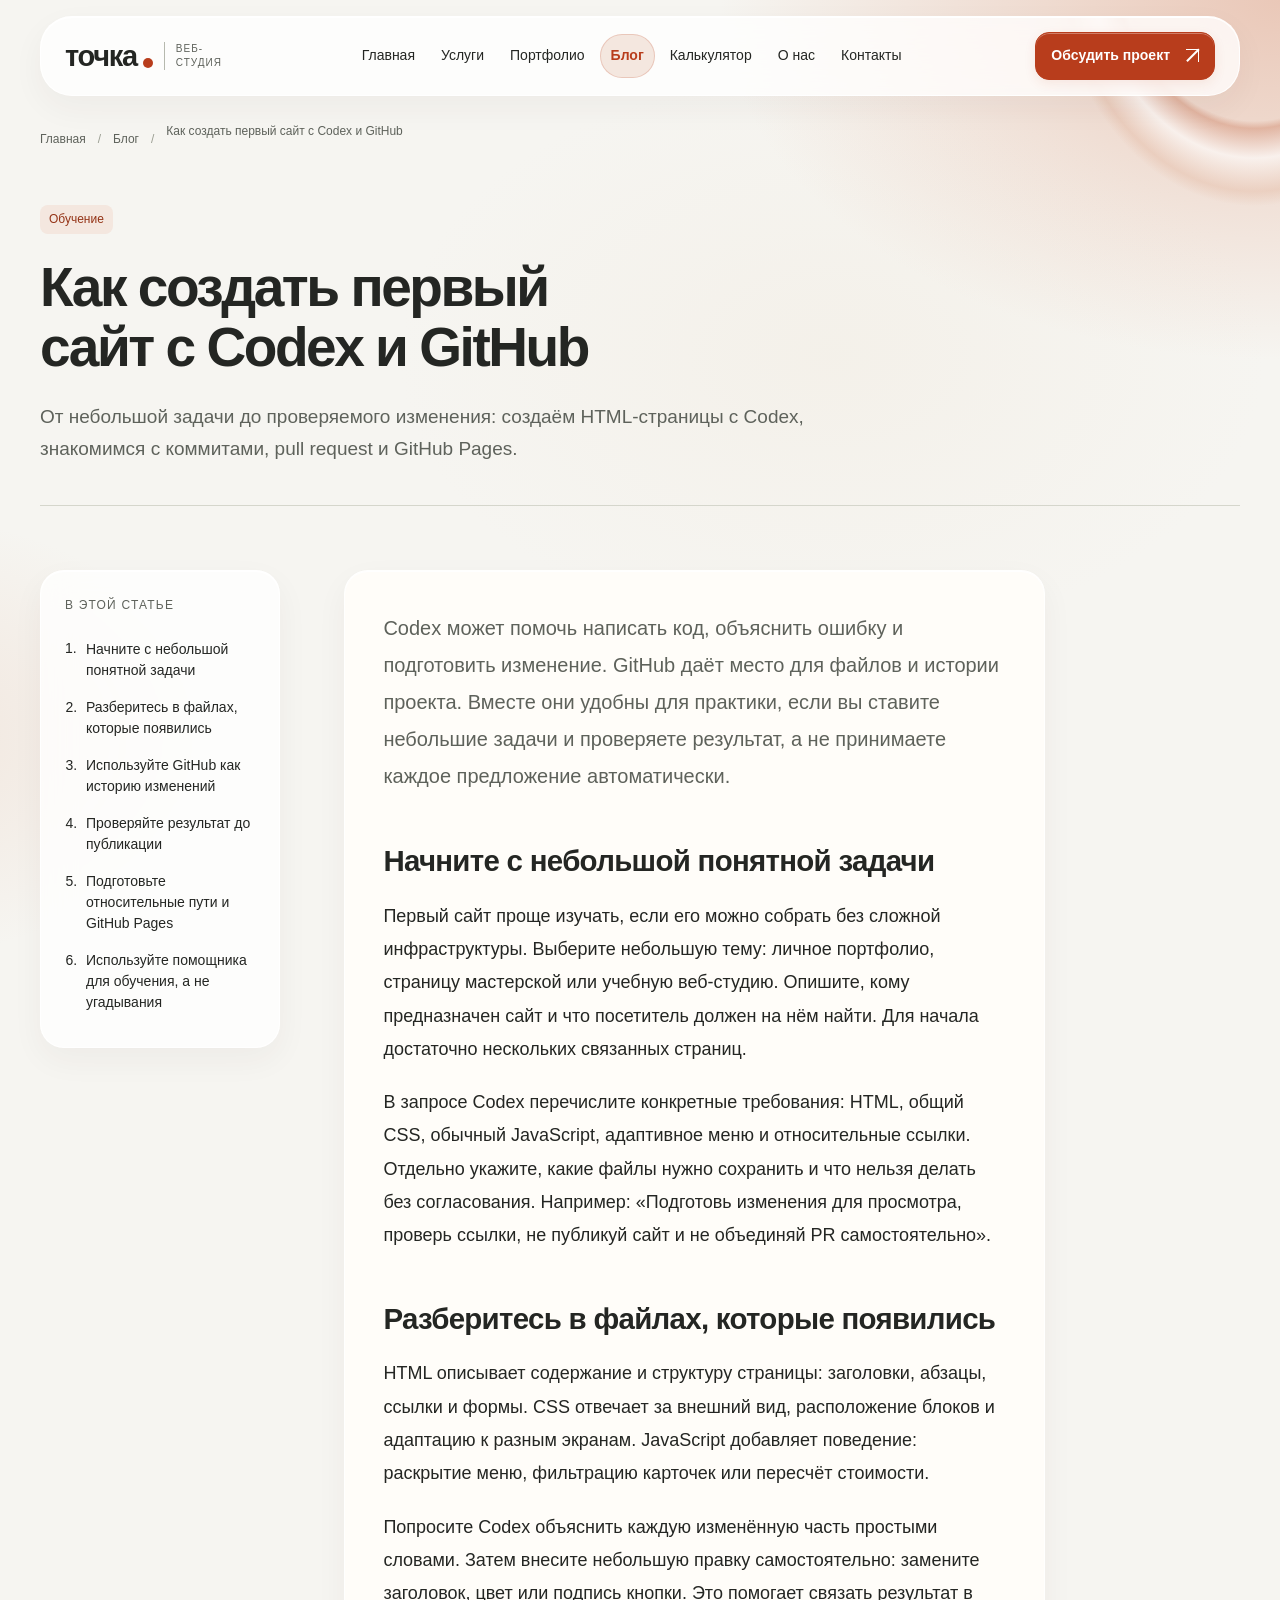
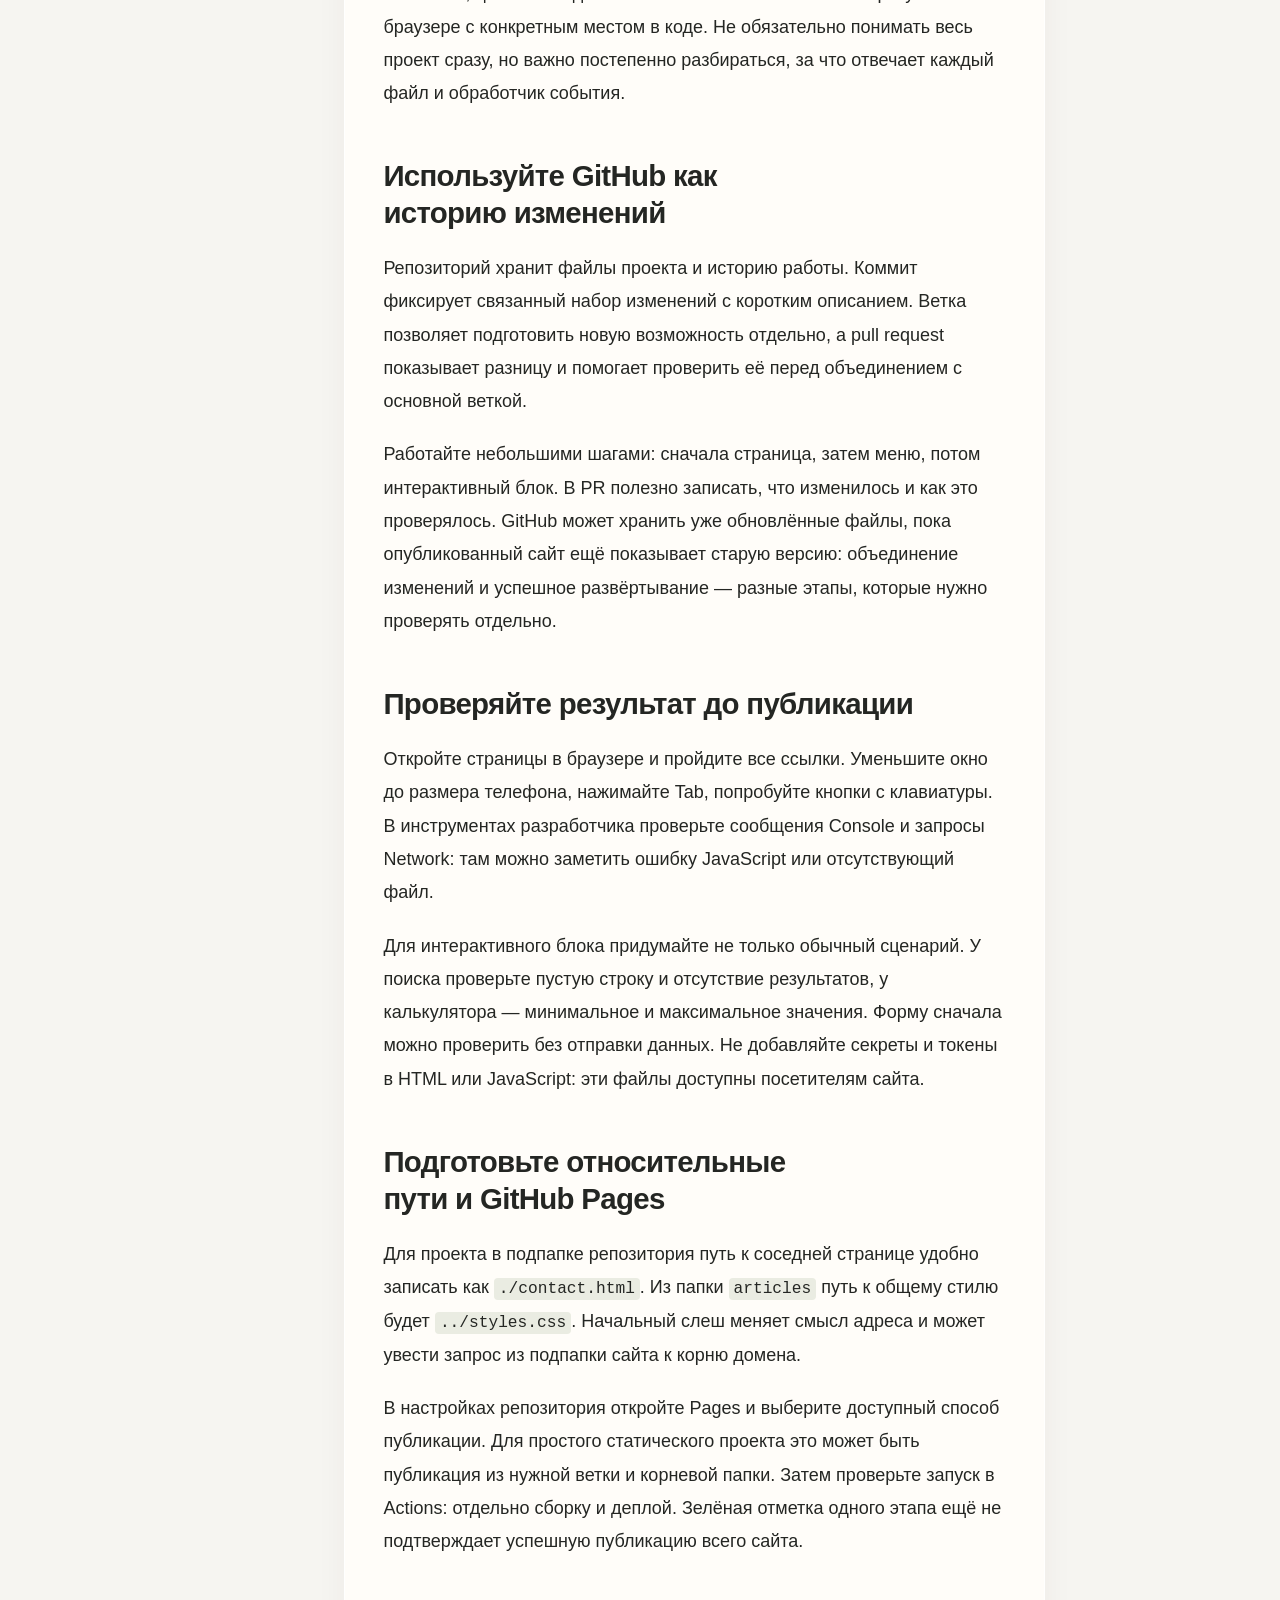
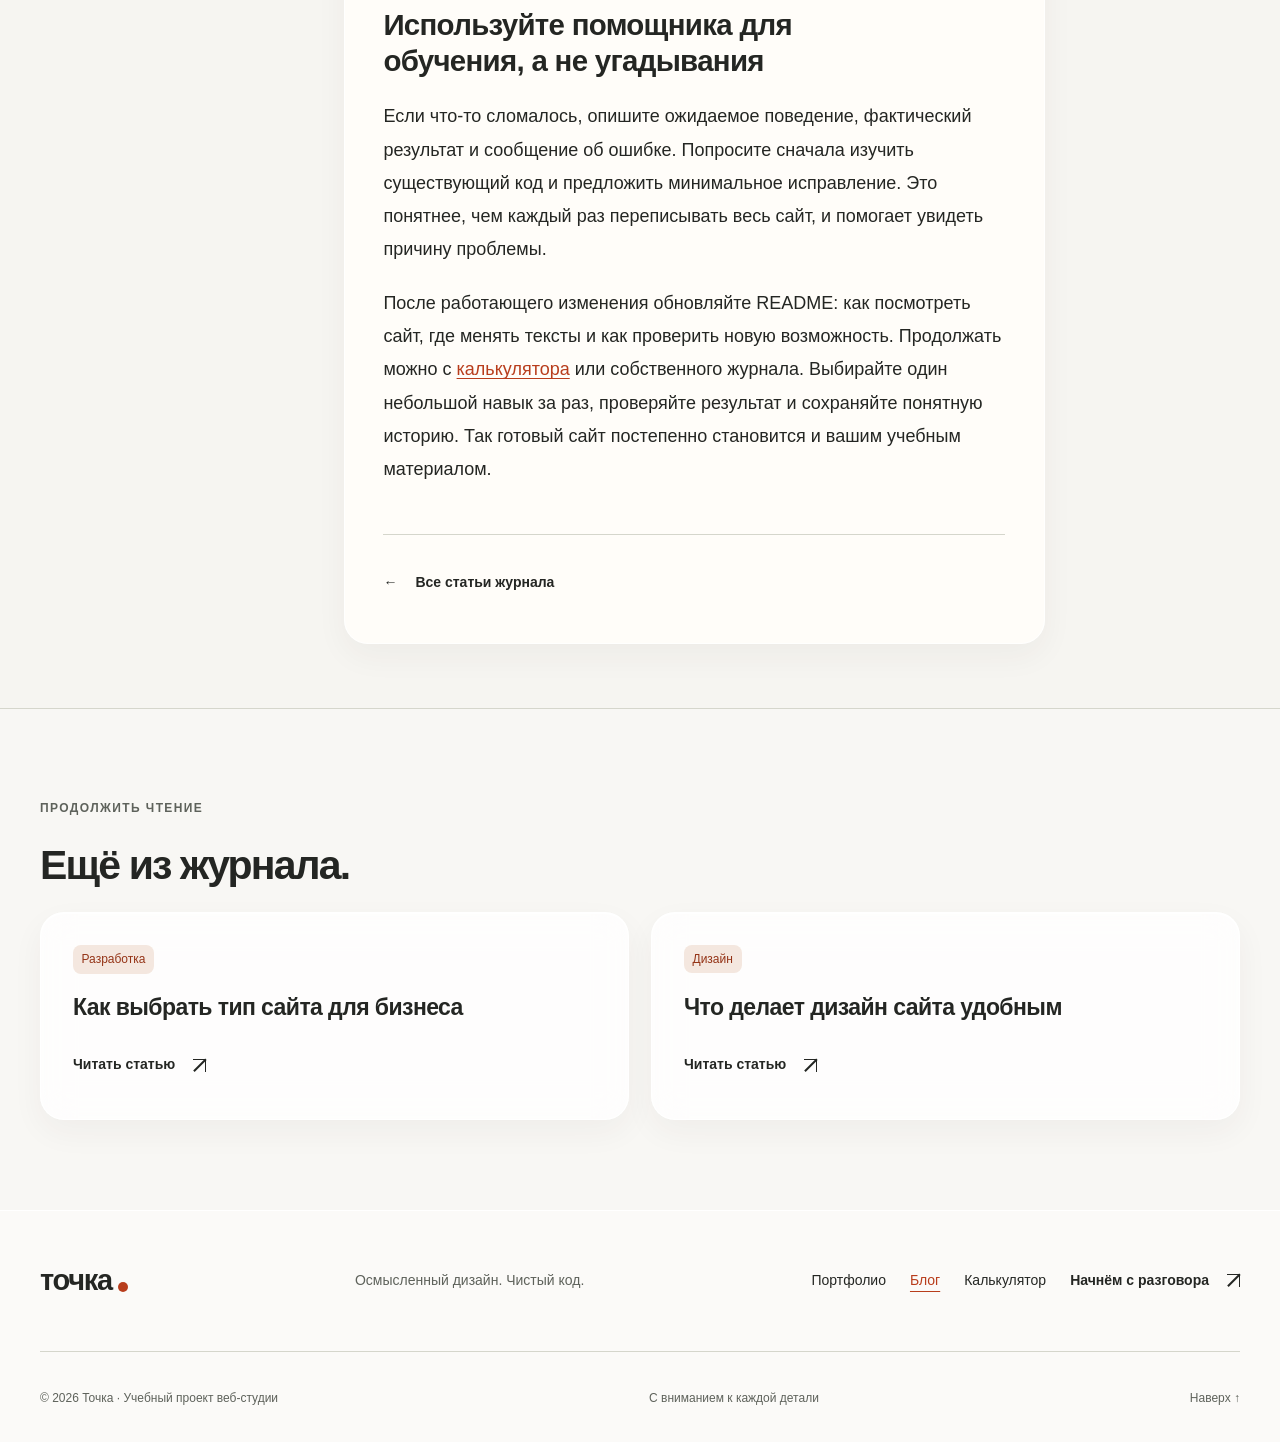
<file: articles/site-with-codex.html>
<!DOCTYPE html>
<html lang="ru">
  <head>
    <meta charset="UTF-8">
    <meta name="viewport" content="width=device-width, initial-scale=1.0">
    <meta name="description" content="От небольшой задачи до проверяемого изменения: создаём HTML-страницы с Codex, знакомимся с коммитами, pull request и GitHub Pages.">
    <meta name="theme-color" content="#f6f5f1">
    <meta property="og:type" content="website">
    <meta property="og:locale" content="ru_RU">
    <meta property="og:site_name" content="Точка — веб-студия">
    <meta property="og:title" content="Как создать первый сайт с Codex и GitHub — Журнал Точка">
    <meta property="og:description" content="От небольшой задачи до проверяемого изменения: создаём HTML-страницы с Codex, знакомимся с коммитами, pull request и GitHub Pages.">
    <title>Как создать первый сайт с Codex и GitHub — Журнал Точка</title>
    <link rel="icon" href="../favicon.svg" type="image/svg+xml">
    <link rel="stylesheet" href="../styles.css?v=20261116-center">
    <script src="../script.js?v=20261116-center" defer></script>
  </head>
  <body id="top">
    <a class="skip-link" href="#main">Перейти к содержимому</a>
    <header class="site-header">
      <div class="container header-inner glass-panel">
        <a class="brand" href="../index.html" aria-label="Точка — на главную"><span class="brand-dot" aria-hidden="true"></span>точка<span class="brand-caption">веб-студия</span></a>
        <button class="menu-toggle" type="button" aria-controls="main-nav" aria-expanded="false" hidden><span class="menu-icon" aria-hidden="true"></span><span class="menu-label">Меню</span></button>
        <nav id="main-nav" class="main-nav" aria-label="Главное меню">
          <a href="../index.html">Главная</a>
          <a href="../services.html">Услуги</a>
          <a href="../portfolio.html">Портфолио</a>
          <a href="../blog.html" aria-current="location">Блог</a>
          <a href="../calculator.html">Калькулятор</a>
          <a href="../about.html">О нас</a>
          <a href="../contact.html">Контакты</a>
        </nav>
        <a class="header-cta" href="../contact.html">Обсудить проект <span class="arrow" aria-hidden="true"></span></a>
      </div>
    </header>
    <main id="main" tabindex="-1">
      <div class="container">
        <nav class="breadcrumbs" aria-label="Хлебные крошки">
          <ol><li><a href="../index.html">Главная</a></li><li><a href="../blog.html">Блог</a></li><li aria-current="page">Как создать первый сайт с Codex и GitHub</li></ol>
        </nav>
      </div>
      <article class="article-page">
        <header class="container article-header">
          <span class="journal-category">Обучение</span>
          <h1>Как создать первый сайт с Codex и GitHub</h1>
          <p class="article-lead">От небольшой задачи до проверяемого изменения: создаём HTML-страницы с Codex, знакомимся с коммитами, pull request и GitHub Pages.</p>
        </header>
        <div class="container article-layout">
          <aside class="article-aside glass-panel">
            <nav aria-label="Содержание статьи">
              <p>В этой статье</p>
              <ol>
                  <li><a href="#goal">Начните с небольшой понятной задачи</a></li>
                  <li><a href="#files">Разберитесь в файлах, которые появились</a></li>
                  <li><a href="#git">Используйте GitHub как историю изменений</a></li>
                  <li><a href="#test">Проверяйте результат до публикации</a></li>
                  <li><a href="#pages">Подготовьте относительные пути и GitHub Pages</a></li>
                  <li><a href="#grow">Используйте помощника для обучения, а не угадывания</a></li>
              </ol>
            </nav>
          </aside>
          <div class="article-body glass-panel glass-dense" data-article-body>
            <p class="article-opening">Codex может помочь написать код, объяснить ошибку и подготовить изменение. GitHub даёт место для файлов и истории проекта. Вместе они удобны для практики, если вы ставите небольшие задачи и проверяете результат, а не принимаете каждое предложение автоматически.</p>
              <section aria-labelledby="goal">
                <h2 id="goal">Начните с небольшой понятной задачи</h2>
                <p>Первый сайт проще изучать, если его можно собрать без сложной инфраструктуры. Выберите небольшую тему: личное портфолио, страницу мастерской или учебную веб-студию. Опишите, кому предназначен сайт и что посетитель должен на нём найти. Для начала достаточно нескольких связанных страниц.</p>
                <p>В запросе Codex перечислите конкретные требования: HTML, общий CSS, обычный JavaScript, адаптивное меню и относительные ссылки. Отдельно укажите, какие файлы нужно сохранить и что нельзя делать без согласования. Например: «Подготовь изменения для просмотра, проверь ссылки, не публикуй сайт и не объединяй PR самостоятельно».</p>
              </section>
              <section aria-labelledby="files">
                <h2 id="files">Разберитесь в файлах, которые появились</h2>
                <p>HTML описывает содержание и структуру страницы: заголовки, абзацы, ссылки и формы. CSS отвечает за внешний вид, расположение блоков и адаптацию к разным экранам. JavaScript добавляет поведение: раскрытие меню, фильтрацию карточек или пересчёт стоимости.</p>
                <p>Попросите Codex объяснить каждую изменённую часть простыми словами. Затем внесите небольшую правку самостоятельно: замените заголовок, цвет или подпись кнопки. Это помогает связать результат в браузере с конкретным местом в коде. Не обязательно понимать весь проект сразу, но важно постепенно разбираться, за что отвечает каждый файл и обработчик события.</p>
              </section>
              <section aria-labelledby="git">
                <h2 id="git">Используйте GitHub как историю изменений</h2>
                <p>Репозиторий хранит файлы проекта и историю работы. Коммит фиксирует связанный набор изменений с коротким описанием. Ветка позволяет подготовить новую возможность отдельно, а pull request показывает разницу и помогает проверить её перед объединением с основной веткой.</p>
                <p>Работайте небольшими шагами: сначала страница, затем меню, потом интерактивный блок. В PR полезно записать, что изменилось и как это проверялось. GitHub может хранить уже обновлённые файлы, пока опубликованный сайт ещё показывает старую версию: объединение изменений и успешное развёртывание — разные этапы, которые нужно проверять отдельно.</p>
              </section>
              <section aria-labelledby="test">
                <h2 id="test">Проверяйте результат до публикации</h2>
                <p>Откройте страницы в браузере и пройдите все ссылки. Уменьшите окно до размера телефона, нажимайте Tab, попробуйте кнопки с клавиатуры. В инструментах разработчика проверьте сообщения Console и запросы Network: там можно заметить ошибку JavaScript или отсутствующий файл.</p>
                <p>Для интерактивного блока придумайте не только обычный сценарий. У поиска проверьте пустую строку и отсутствие результатов, у калькулятора — минимальное и максимальное значения. Форму сначала можно проверить без отправки данных. Не добавляйте секреты и токены в HTML или JavaScript: эти файлы доступны посетителям сайта.</p>
              </section>
              <section aria-labelledby="pages">
                <h2 id="pages">Подготовьте относительные пути и GitHub Pages</h2>
                <p>Для проекта в подпапке репозитория путь к соседней странице удобно записать как <code>./contact.html</code>. Из папки <code>articles</code> путь к общему стилю будет <code>../styles.css</code>. Начальный слеш меняет смысл адреса и может увести запрос из подпапки сайта к корню домена.</p>
                <p>В настройках репозитория откройте Pages и выберите доступный способ публикации. Для простого статического проекта это может быть публикация из нужной ветки и корневой папки. Затем проверьте запуск в Actions: отдельно сборку и деплой. Зелёная отметка одного этапа ещё не подтверждает успешную публикацию всего сайта.</p>
              </section>
              <section aria-labelledby="grow">
                <h2 id="grow">Используйте помощника для обучения, а не угадывания</h2>
                <p>Если что-то сломалось, опишите ожидаемое поведение, фактический результат и сообщение об ошибке. Попросите сначала изучить существующий код и предложить минимальное исправление. Это понятнее, чем каждый раз переписывать весь сайт, и помогает увидеть причину проблемы.</p>
                <p>После работающего изменения обновляйте README: как посмотреть сайт, где менять тексты и как проверить новую возможность. Продолжать можно с <a href="../calculator.html">калькулятора</a> или собственного журнала. Выбирайте один небольшой навык за раз, проверяйте результат и сохраняйте понятную историю. Так готовый сайт постепенно становится и вашим учебным материалом.</p>
              </section>
            <div class="article-return"><a class="text-link" href="../blog.html"><span aria-hidden="true">←</span> Все статьи журнала</a></div>
          </div>
        </div>
      </article>
      <section class="section article-related" aria-labelledby="related-title">
        <div class="container">
          <p class="eyebrow">Продолжить чтение</p>
          <h2 id="related-title">Ещё из журнала.</h2>
          <div class="article-related-grid">
            <a class="article-related-card glass-panel" href="./choosing-website.html"><span class="journal-category">Разработка</span><h3>Как выбрать тип сайта для бизнеса</h3><span class="text-link">Читать статью <span class="arrow" aria-hidden="true"></span></span></a>
            <a class="article-related-card glass-panel" href="./usable-design.html"><span class="journal-category">Дизайн</span><h3>Что делает дизайн сайта удобным</h3><span class="text-link">Читать статью <span class="arrow" aria-hidden="true"></span></span></a>
          </div>
        </div>
      </section>
    </main>
    <footer class="site-footer">
      <div class="container footer-top"><a class="brand" href="../index.html"><span class="brand-dot" aria-hidden="true"></span>точка</a>
        <p>Осмысленный дизайн. Чистый код.</p>
        <nav class="footer-links" aria-label="Ссылки в подвале">
          <a href="../portfolio.html">Портфолио</a>
          <a href="../blog.html" aria-current="location">Блог</a>
          <a href="../calculator.html">Калькулятор</a>
          <a href="../contact.html" class="text-link">Начнём с разговора <span class="arrow" aria-hidden="true"></span></a>
        </nav>
      </div>
      <div class="container footer-bottom">
        <p>© <span data-year>2026</span> Точка · Учебный проект веб-студии</p>
        <p>С вниманием к каждой детали</p><a href="#top">Наверх ↑</a>
      </div>
    </footer>
  </body>
</html>
</file>
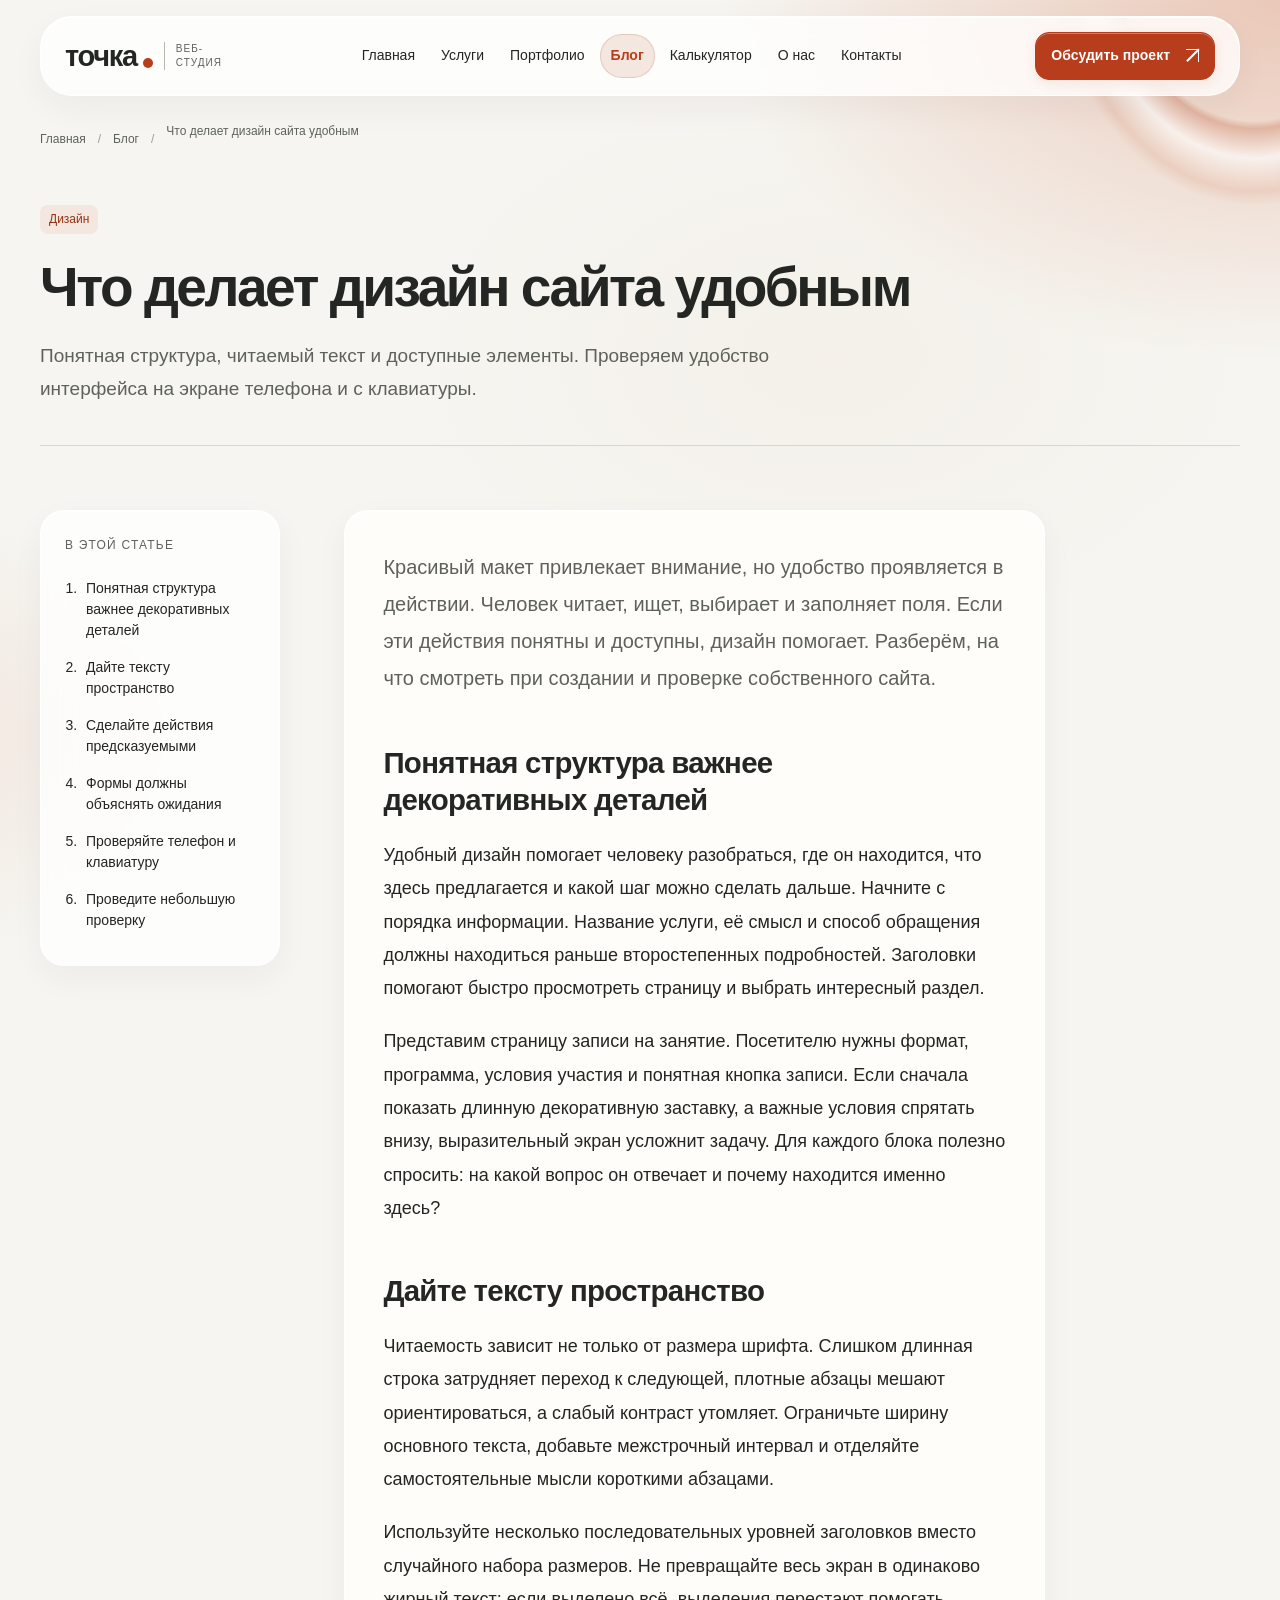
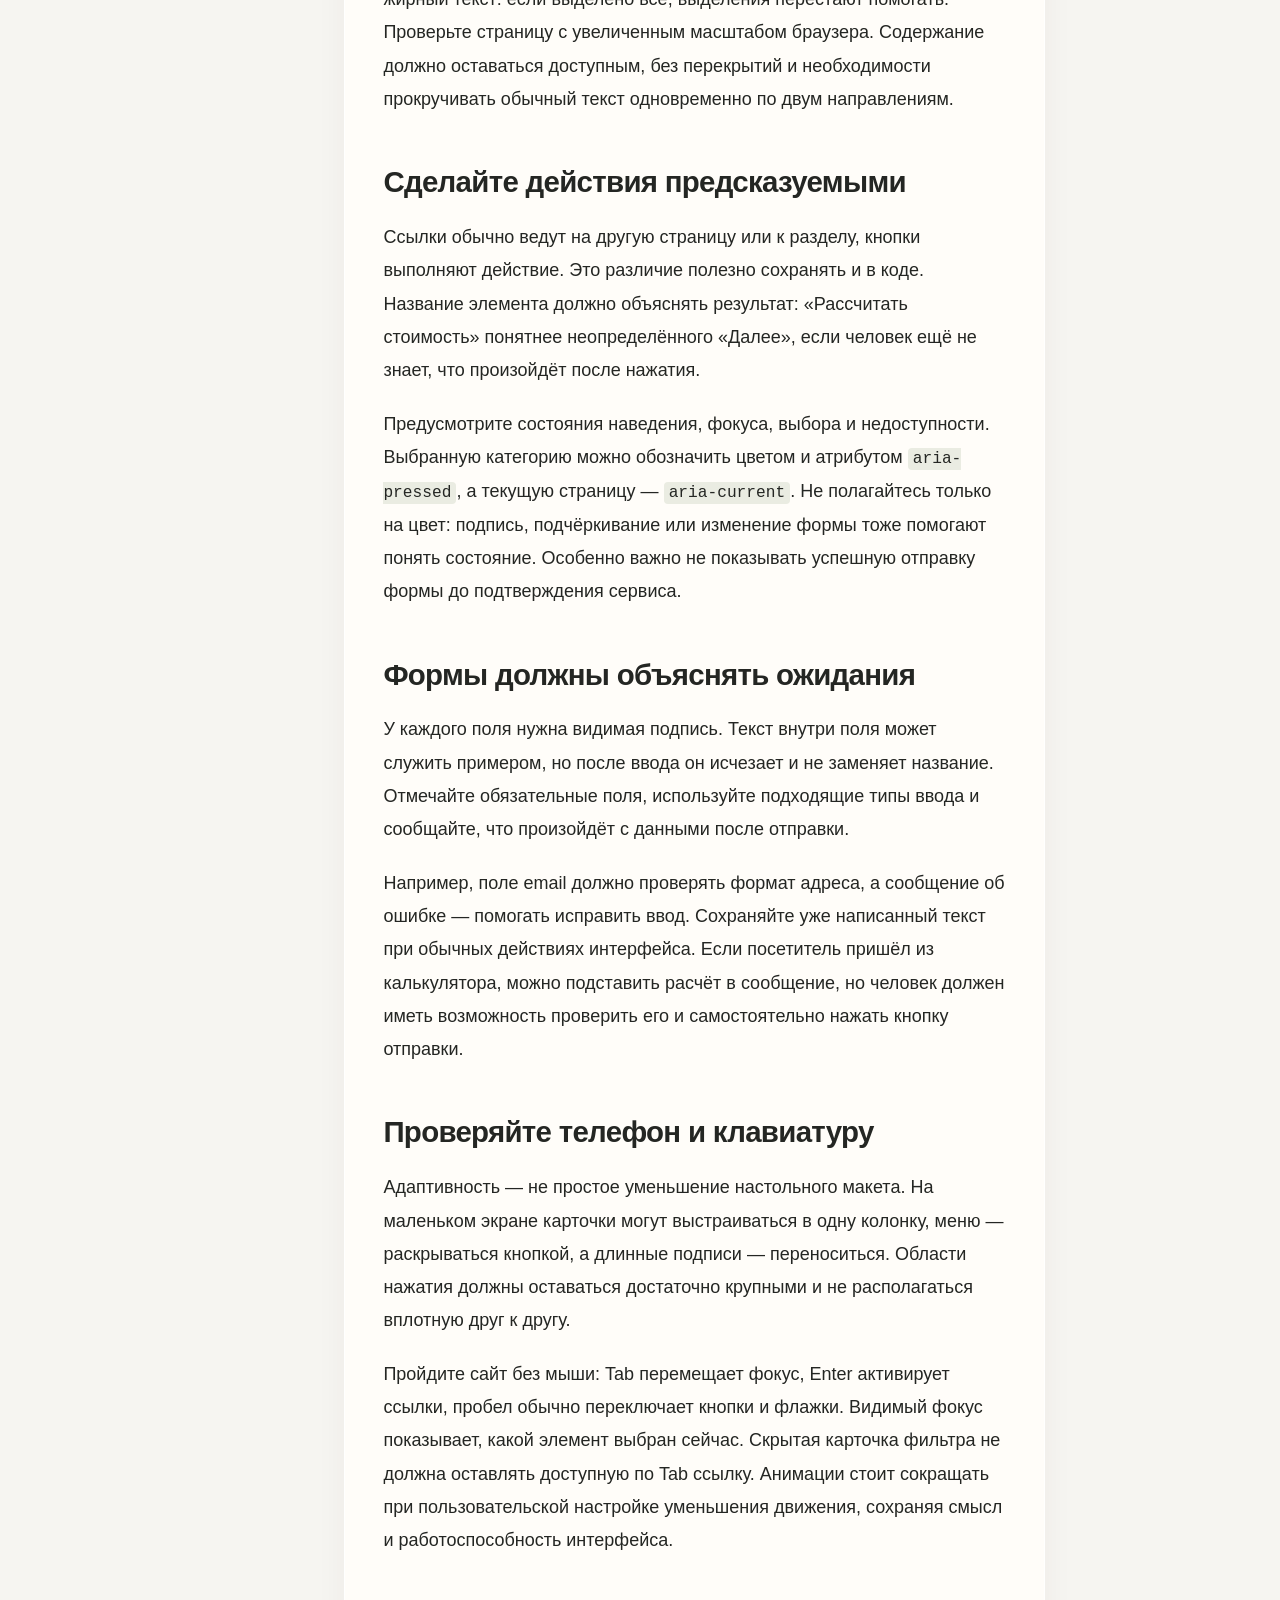
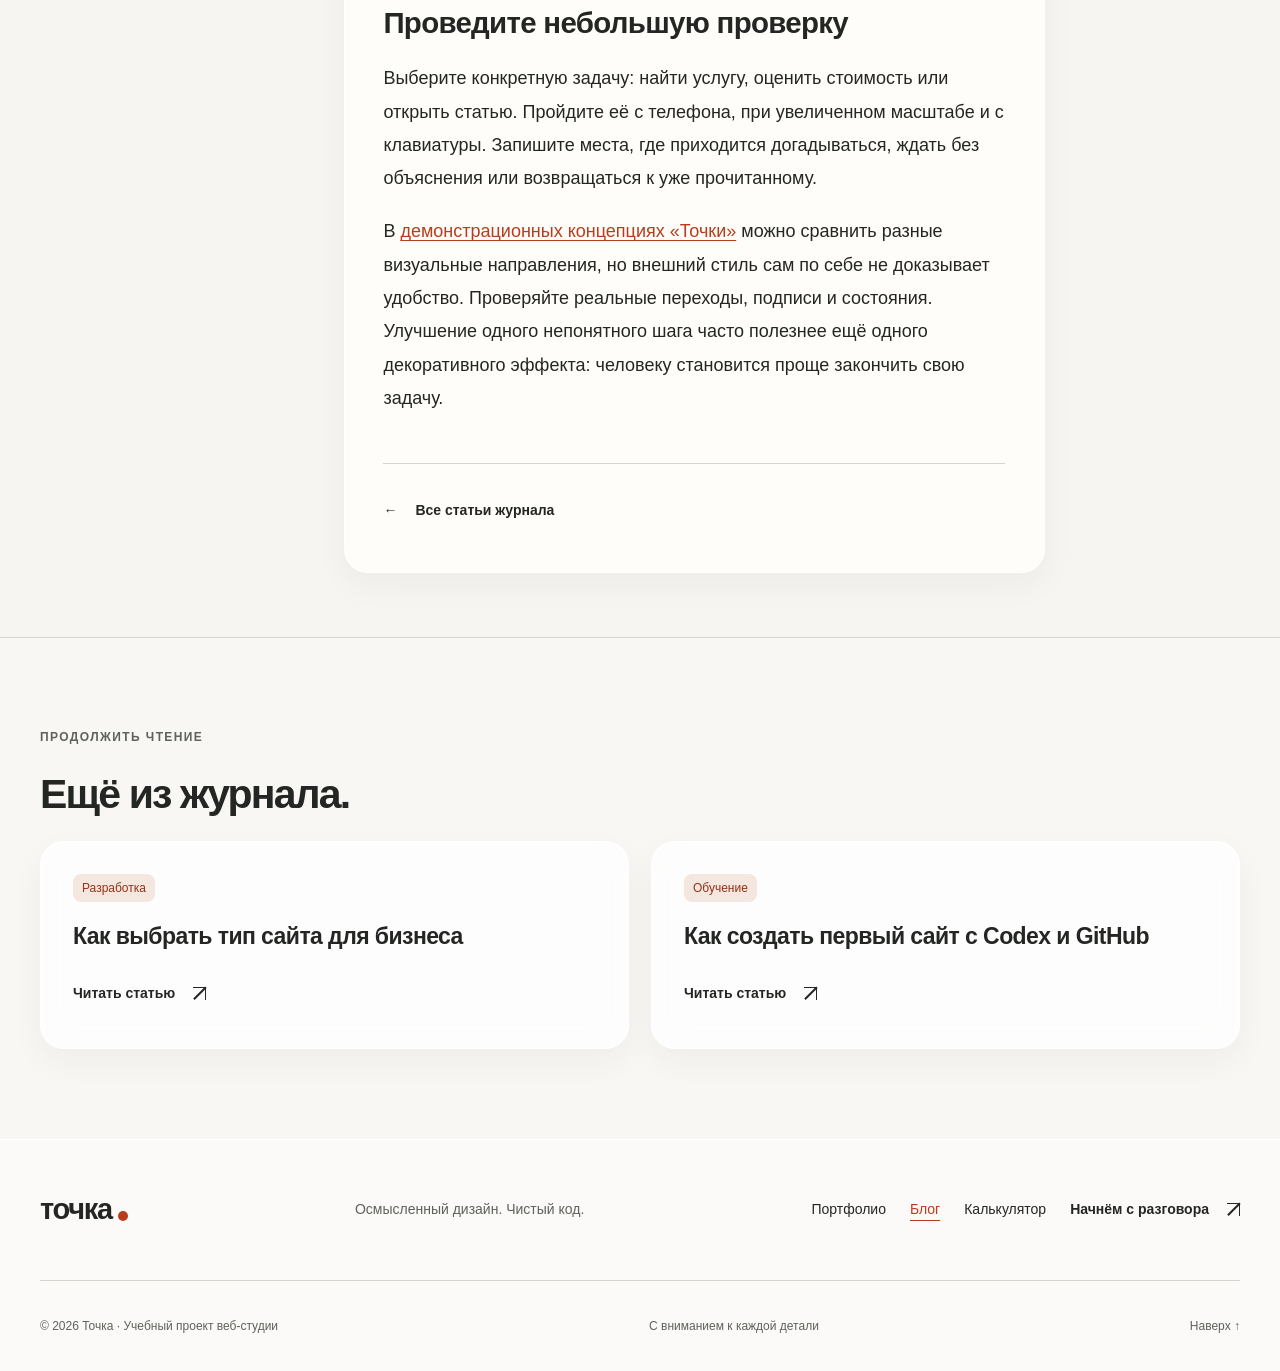
<file: articles/usable-design.html>
<!DOCTYPE html>
<html lang="ru">
  <head>
    <meta charset="UTF-8">
    <meta name="viewport" content="width=device-width, initial-scale=1.0">
    <meta name="description" content="Понятная структура, читаемый текст и доступные элементы. Проверяем удобство интерфейса на экране телефона и с клавиатуры.">
    <meta name="theme-color" content="#f6f5f1">
    <meta property="og:type" content="website">
    <meta property="og:locale" content="ru_RU">
    <meta property="og:site_name" content="Точка — веб-студия">
    <meta property="og:title" content="Что делает дизайн сайта удобным — Журнал Точка">
    <meta property="og:description" content="Понятная структура, читаемый текст и доступные элементы. Проверяем удобство интерфейса на экране телефона и с клавиатуры.">
    <title>Что делает дизайн сайта удобным — Журнал Точка</title>
    <link rel="icon" href="../favicon.svg" type="image/svg+xml">
    <link rel="stylesheet" href="../styles.css?v=20261116-center">
    <script src="../script.js?v=20261116-center" defer></script>
  </head>
  <body id="top">
    <a class="skip-link" href="#main">Перейти к содержимому</a>
    <header class="site-header">
      <div class="container header-inner glass-panel">
        <a class="brand" href="../index.html" aria-label="Точка — на главную"><span class="brand-dot" aria-hidden="true"></span>точка<span class="brand-caption">веб-студия</span></a>
        <button class="menu-toggle" type="button" aria-controls="main-nav" aria-expanded="false" hidden><span class="menu-icon" aria-hidden="true"></span><span class="menu-label">Меню</span></button>
        <nav id="main-nav" class="main-nav" aria-label="Главное меню">
          <a href="../index.html">Главная</a>
          <a href="../services.html">Услуги</a>
          <a href="../portfolio.html">Портфолио</a>
          <a href="../blog.html" aria-current="location">Блог</a>
          <a href="../calculator.html">Калькулятор</a>
          <a href="../about.html">О нас</a>
          <a href="../contact.html">Контакты</a>
        </nav>
        <a class="header-cta" href="../contact.html">Обсудить проект <span class="arrow" aria-hidden="true"></span></a>
      </div>
    </header>
    <main id="main" tabindex="-1">
      <div class="container">
        <nav class="breadcrumbs" aria-label="Хлебные крошки">
          <ol><li><a href="../index.html">Главная</a></li><li><a href="../blog.html">Блог</a></li><li aria-current="page">Что делает дизайн сайта удобным</li></ol>
        </nav>
      </div>
      <article class="article-page">
        <header class="container article-header">
          <span class="journal-category">Дизайн</span>
          <h1>Что делает дизайн сайта удобным</h1>
          <p class="article-lead">Понятная структура, читаемый текст и доступные элементы. Проверяем удобство интерфейса на экране телефона и с клавиатуры.</p>
        </header>
        <div class="container article-layout">
          <aside class="article-aside glass-panel">
            <nav aria-label="Содержание статьи">
              <p>В этой статье</p>
              <ol>
                  <li><a href="#structure">Понятная структура важнее декоративных деталей</a></li>
                  <li><a href="#text">Дайте тексту пространство</a></li>
                  <li><a href="#actions">Сделайте действия предсказуемыми</a></li>
                  <li><a href="#forms">Формы должны объяснять ожидания</a></li>
                  <li><a href="#access">Проверяйте телефон и клавиатуру</a></li>
                  <li><a href="#review">Проведите небольшую проверку</a></li>
              </ol>
            </nav>
          </aside>
          <div class="article-body glass-panel glass-dense" data-article-body>
            <p class="article-opening">Красивый макет привлекает внимание, но удобство проявляется в действии. Человек читает, ищет, выбирает и заполняет поля. Если эти действия понятны и доступны, дизайн помогает. Разберём, на что смотреть при создании и проверке собственного сайта.</p>
              <section aria-labelledby="structure">
                <h2 id="structure">Понятная структура важнее декоративных деталей</h2>
                <p>Удобный дизайн помогает человеку разобраться, где он находится, что здесь предлагается и какой шаг можно сделать дальше. Начните с порядка информации. Название услуги, её смысл и способ обращения должны находиться раньше второстепенных подробностей. Заголовки помогают быстро просмотреть страницу и выбрать интересный раздел.</p>
                <p>Представим страницу записи на занятие. Посетителю нужны формат, программа, условия участия и понятная кнопка записи. Если сначала показать длинную декоративную заставку, а важные условия спрятать внизу, выразительный экран усложнит задачу. Для каждого блока полезно спросить: на какой вопрос он отвечает и почему находится именно здесь?</p>
              </section>
              <section aria-labelledby="text">
                <h2 id="text">Дайте тексту пространство</h2>
                <p>Читаемость зависит не только от размера шрифта. Слишком длинная строка затрудняет переход к следующей, плотные абзацы мешают ориентироваться, а слабый контраст утомляет. Ограничьте ширину основного текста, добавьте межстрочный интервал и отделяйте самостоятельные мысли короткими абзацами.</p>
                <p>Используйте несколько последовательных уровней заголовков вместо случайного набора размеров. Не превращайте весь экран в одинаково жирный текст: если выделено всё, выделения перестают помогать. Проверьте страницу с увеличенным масштабом браузера. Содержание должно оставаться доступным, без перекрытий и необходимости прокручивать обычный текст одновременно по двум направлениям.</p>
              </section>
              <section aria-labelledby="actions">
                <h2 id="actions">Сделайте действия предсказуемыми</h2>
                <p>Ссылки обычно ведут на другую страницу или к разделу, кнопки выполняют действие. Это различие полезно сохранять и в коде. Название элемента должно объяснять результат: «Рассчитать стоимость» понятнее неопределённого «Далее», если человек ещё не знает, что произойдёт после нажатия.</p>
                <p>Предусмотрите состояния наведения, фокуса, выбора и недоступности. Выбранную категорию можно обозначить цветом и атрибутом <code>aria-pressed</code>, а текущую страницу — <code>aria-current</code>. Не полагайтесь только на цвет: подпись, подчёркивание или изменение формы тоже помогают понять состояние. Особенно важно не показывать успешную отправку формы до подтверждения сервиса.</p>
              </section>
              <section aria-labelledby="forms">
                <h2 id="forms">Формы должны объяснять ожидания</h2>
                <p>У каждого поля нужна видимая подпись. Текст внутри поля может служить примером, но после ввода он исчезает и не заменяет название. Отмечайте обязательные поля, используйте подходящие типы ввода и сообщайте, что произойдёт с данными после отправки.</p>
                <p>Например, поле email должно проверять формат адреса, а сообщение об ошибке — помогать исправить ввод. Сохраняйте уже написанный текст при обычных действиях интерфейса. Если посетитель пришёл из калькулятора, можно подставить расчёт в сообщение, но человек должен иметь возможность проверить его и самостоятельно нажать кнопку отправки.</p>
              </section>
              <section aria-labelledby="access">
                <h2 id="access">Проверяйте телефон и клавиатуру</h2>
                <p>Адаптивность — не простое уменьшение настольного макета. На маленьком экране карточки могут выстраиваться в одну колонку, меню — раскрываться кнопкой, а длинные подписи — переноситься. Области нажатия должны оставаться достаточно крупными и не располагаться вплотную друг к другу.</p>
                <p>Пройдите сайт без мыши: Tab перемещает фокус, Enter активирует ссылки, пробел обычно переключает кнопки и флажки. Видимый фокус показывает, какой элемент выбран сейчас. Скрытая карточка фильтра не должна оставлять доступную по Tab ссылку. Анимации стоит сокращать при пользовательской настройке уменьшения движения, сохраняя смысл и работоспособность интерфейса.</p>
              </section>
              <section aria-labelledby="review">
                <h2 id="review">Проведите небольшую проверку</h2>
                <p>Выберите конкретную задачу: найти услугу, оценить стоимость или открыть статью. Пройдите её с телефона, при увеличенном масштабе и с клавиатуры. Запишите места, где приходится догадываться, ждать без объяснения или возвращаться к уже прочитанному.</p>
                <p>В <a href="../portfolio.html">демонстрационных концепциях «Точки»</a> можно сравнить разные визуальные направления, но внешний стиль сам по себе не доказывает удобство. Проверяйте реальные переходы, подписи и состояния. Улучшение одного непонятного шага часто полезнее ещё одного декоративного эффекта: человеку становится проще закончить свою задачу.</p>
              </section>
            <div class="article-return"><a class="text-link" href="../blog.html"><span aria-hidden="true">←</span> Все статьи журнала</a></div>
          </div>
        </div>
      </article>
      <section class="section article-related" aria-labelledby="related-title">
        <div class="container">
          <p class="eyebrow">Продолжить чтение</p>
          <h2 id="related-title">Ещё из журнала.</h2>
          <div class="article-related-grid">
            <a class="article-related-card glass-panel" href="./choosing-website.html"><span class="journal-category">Разработка</span><h3>Как выбрать тип сайта для бизнеса</h3><span class="text-link">Читать статью <span class="arrow" aria-hidden="true"></span></span></a>
            <a class="article-related-card glass-panel" href="./site-with-codex.html"><span class="journal-category">Обучение</span><h3>Как создать первый сайт с Codex и GitHub</h3><span class="text-link">Читать статью <span class="arrow" aria-hidden="true"></span></span></a>
          </div>
        </div>
      </section>
    </main>
    <footer class="site-footer">
      <div class="container footer-top"><a class="brand" href="../index.html"><span class="brand-dot" aria-hidden="true"></span>точка</a>
        <p>Осмысленный дизайн. Чистый код.</p>
        <nav class="footer-links" aria-label="Ссылки в подвале">
          <a href="../portfolio.html">Портфолио</a>
          <a href="../blog.html" aria-current="location">Блог</a>
          <a href="../calculator.html">Калькулятор</a>
          <a href="../contact.html" class="text-link">Начнём с разговора <span class="arrow" aria-hidden="true"></span></a>
        </nav>
      </div>
      <div class="container footer-bottom">
        <p>© <span data-year>2026</span> Точка · Учебный проект веб-студии</p>
        <p>С вниманием к каждой детали</p><a href="#top">Наверх ↑</a>
      </div>
    </footer>
  </body>
</html>
</file>
<file: styles.css>
/* Общие токены: меняйте тему и ритм всех страниц в одном месте. */
:root {
  --bg: #f6f5f1;
  --white: #fff;
  --ink: #242623;
  --muted: #5e625b;
  --line: #d5d6cc;
  --accent: #b83d1c;
  --orange: #ff6b42;
  --surface-soft: #eeeee6;
  --line-active: #bb8d74;
  --space-1: 4px;
  --space-2: 8px;
  --space-3: 12px;
  --space-4: 16px;
  --space-5: 24px;
  --space-6: 32px;
  --space-7: 48px;
  --space-8: 64px;
  --section-space: clamp(56px, 7vw, 104px);
  --page-gutter: clamp(20px, 3.1vw, 48px);
  --radius-sm: 14px;
  --radius: 24px;
  --radius-lg: 32px;
  --font-display: clamp(44px, 5.7vw, 82px);
  --font-page: clamp(38px, 5vw, 72px);
  --font-section: clamp(30px, 3.2vw, 46px);
  --font-card: clamp(22px, 1.8vw, 26px);
  --font-body: 17px;
  --font-ui: 14px;
  --font-caption: 12px;
  --header-height: 80px;
  --header-offset: 16px;
  --glass-fill: rgba(255, 255, 255, .78);
  --glass-solid: #fffdf9;
  --glass-dense: rgba(255, 253, 249, .96);
  --glass-edge: rgba(255, 255, 255, .9);
  --glass-blur: 16px;
  --glass-saturation: 125%;
  --control-line: #8b9187;
  --accent-soft: #f4e7df;
  --accent-hover: #9d3216;
  --motion-duration: 200ms;
  --motion-reveal-duration: 240ms;
  --motion-book-duration: 180ms;
  --motion-ease: cubic-bezier(.2, .65, .3, 1);
  --shadow-card: inset 0 1px 0 #fff, 0 12px 32px #4931220c;
  --shadow-service-overlay: inset 0 1px 0 #fff, 0 24px 60px #4931222e, 0 6px 16px #49312214;
}
* { box-sizing: border-box; }
html { scroll-behavior: smooth; scroll-padding-top: calc(var(--header-height) + var(--header-offset) + var(--space-5)); }
body { margin: 0; color: var(--ink); background: radial-gradient(ellipse 700px 450px at 100% 0, #eac8b8 0, transparent 80%), var(--bg); font: var(--font-body)/1.7 -apple-system, BlinkMacSystemFont, "Segoe UI", Arial, sans-serif; text-rendering: optimizeLegibility; position: relative; isolation: isolate; }
h1, h2, h3, p { margin: 0 0 var(--space-5); }
h1, h2, h3 { line-height: 1.1; font-weight: 650; overflow-wrap: break-word; text-wrap: balance; }
h1 { font-size: var(--font-display); letter-spacing: -.055em; }
h2 { font-size: var(--font-section); letter-spacing: -.045em; }
h3 { font-size: var(--font-card); letter-spacing: -.025em; }
a { color: inherit; text-decoration: none; }
button, input, textarea { font: inherit; }
button, a, summary { -webkit-tap-highlight-color: transparent; }
button { cursor: pointer; }
button:disabled { cursor: not-allowed; opacity: .6; }
:focus-visible { outline: 3px solid var(--accent); outline-offset: 5px; }
input:focus-visible, textarea:focus-visible { outline-offset: 2px; }
::selection { background: #ffd4c5; color: var(--ink); }
[hidden] { display: none !important; }
.container { width: min(1200px, calc(100% - var(--page-gutter) * 2)); margin-inline: auto; }
.section { padding-block: var(--section-space); }
.section-white { background: rgba(255,255,255,.28); border-block: 1px solid rgba(255,255,255,.7); }
.accent { color: var(--accent); }
.muted-text { color: var(--muted); }
.sr-only { position: absolute; width: 1px; height: 1px; padding: 0; margin: -1px; overflow: hidden; clip-path: inset(50%); white-space: nowrap; border: 0; }
.skip-link { position: fixed; left: 12px; top: 12px; padding: 10px 18px; color: white; background: var(--ink); z-index: 100; transform: translateY(-160%); }
.skip-link:focus { transform: translateY(0); }
.site-header { position: sticky; top: var(--header-offset); background: transparent; border-bottom: 0; z-index: 30; margin-top: var(--header-offset); }
.header-inner { display: flex; align-items: center; justify-content: space-between; gap: 16px; min-height: var(--header-height); padding: 12px 24px; border-radius: 32px; }
.brand { display: inline-flex; align-items: center; gap: 6px; font-size: 29px; font-weight: 750; letter-spacing: -1.3px; white-space: nowrap; line-height: 1; }
.brand-dot { width: 10px; height: 10px; border-radius: 50%; background: var(--accent); flex-shrink: 0; order: 1; align-self: flex-end; margin-bottom: 3px; }
.brand-caption { display: block; max-width: 64px; font-size: 10px; font-weight: 450; text-transform: uppercase; letter-spacing: 1px; line-height: 1.4; white-space: normal; border-left: 1px solid #b6b9ae; padding-left: 11px; margin-left: 5px; order: 2; color: var(--muted); }
.main-nav { display: flex; gap: 4px; align-items: center; font-size: var(--font-ui); }
.main-nav a { position: relative; padding-block: 12px; min-height: 44px; display: inline-flex; align-items: center; padding: 10px 11px; border-radius: 999px; }
.main-nav a:hover, .main-nav a[aria-current] { color: var(--accent); }
.main-nav a[aria-current]::after { content: ""; position: absolute; bottom: 4px; left: 0; right: 0; height: 2px; background: var(--accent); display: none; }
.header-cta { display: flex; gap: var(--space-4); align-items: center; font-size: var(--font-ui); font-weight: 600; border: 1px solid var(--accent); border-radius: var(--radius-sm); padding: 11px 15px; min-height: 46px; white-space: nowrap; color: white; background: var(--accent); box-shadow: inset 0 1px 0 #ffffff55, 0 4px 12px #b83d1c18; }
.header-cta:hover { background: var(--accent-hover); }
.menu-toggle { display: none; }
.arrow { position: relative; display: inline-block; width: 13px; height: 13px; border-top: 1.5px solid currentColor; border-right: 1.5px solid currentColor; flex-shrink: 0; }
.arrow::after { content: ""; position: absolute; right: -1px; top: -1px; width: 1.5px; height: 17px; background: currentColor; transform: rotate(45deg); transform-origin: top center; }
.eyebrow { display: flex; gap: 9px; align-items: center; color: var(--muted); font-size: var(--font-caption); font-weight: 650; letter-spacing: 1.4px; text-transform: uppercase; margin-bottom: var(--space-5); }
.tiny-dot { width: 6px; height: 6px; border-radius: 50%; background: var(--accent); }
.hero { padding-top: clamp(48px, 5.6vw, 80px); padding-bottom: 0; overflow: clip; }
.hero-grid { display: grid; grid-template-columns: minmax(0, 1.05fr) minmax(0, 1fr); align-items: center; gap: var(--space-7); padding-bottom: var(--space-8); }
.hero-description { max-width: 460px; color: var(--muted); font-size: 18px; margin-block: var(--space-6); }
.actions { display: flex; align-items: center; flex-wrap: wrap; gap: var(--space-5); }
.button { display: inline-flex; justify-content: center; align-items: center; gap: var(--space-5); padding: 15px 24px; border: 0; border-radius: var(--radius-sm); font-size: 15px; font-weight: 600; transition: background var(--motion-duration) var(--motion-ease), box-shadow var(--motion-duration) var(--motion-ease), transform var(--motion-duration) var(--motion-ease); min-height: 52px; }
.button-dark { color: white; background: var(--accent); box-shadow: inset 0 1px 0 #ffffff55, 0 6px 16px #b83d1c1c; }
.button-dark:hover { background: var(--accent-hover); }
.button-light { color: var(--accent); background: var(--glass-solid); box-shadow: inset 0 0 0 1px var(--control-line); }
.button-light:hover { background: #fff0e5; }
.text-link { display: inline-flex; gap: 18px; align-items: center; font-size: var(--font-ui); font-weight: 550; min-height: 44px; }
.text-link:hover { color: var(--accent); }
.hero-footnote { display: flex; align-items: center; gap: 8px; color: var(--muted); font-size: var(--font-caption); margin-top: var(--space-5); margin-bottom: 0; }
.hero-footnote > span { color: var(--accent); font-size: 20px; }
.hero-art { position: relative; isolation: isolate; min-width: 0; padding: 64px 12px; }
.art-grid { position: absolute; inset: 0; background-image: linear-gradient(#d9dcd26b 1px, transparent 1px), linear-gradient(90deg, #d9dcd26b 1px, transparent 1px); background-size: 34px 34px; mask-image: radial-gradient(ellipse, black 30%, transparent 70%); z-index: -1; }
.orbit { position: absolute; inset: 0 -20px; border: 1px solid #d8cfc3; border-radius: 50%; z-index: -1; }
.orbit-one { transform: rotate(22deg); inset: 3% 7% 8% 16%; background: linear-gradient(145deg, #e5b49cbb, #c3613d66 55%, #f3e0d666); border: 1px solid #fff8; border-radius: 45% 55% 38% 62% / 60% 38% 62% 40%; box-shadow: inset 12px 10px 25px #fff8, inset -8px -14px 24px #9a4c2c20; z-index: -2; }
.orbit-two { transform: rotate(-18deg) scale(.95, .9); inset: 7% 0 12% 4%; border: 1px solid #fff9; box-shadow: inset 2px 3px 12px #fff6; }
.studio-browser { background: rgba(255,255,255,.68); border: 1px solid #fff; border-radius: 24px; overflow: hidden; transform: rotate(-5deg); box-shadow: inset 0 1px 1px #fff, 0 24px 55px #694b3226; }
.browser-bar { display: flex; align-items: center; justify-content: space-between; color: #777b72; font: 9px/1.5 monospace; background: rgba(255,255,255,.42); padding: 12px; border-bottom: 1px solid #ffffffc9; }
.browser-dots { font-size: 7px; letter-spacing: 1px; }
.browser-content { padding: 28px; }
.mock-nav { display: flex; justify-content: space-between; align-items: center; font-size: 22px; line-height: 1; font-weight: 650; letter-spacing: -1px; }
.mock-nav span { font-size: 6px; letter-spacing: 0; font-weight: 400; }
.mock-heading { font-size: 30px; font-weight: 600; line-height: 1.15; letter-spacing: -1px; margin-top: 30px; }
.mock-heading > span { color: var(--accent); }
.mock-line { width: 100px; height: 3px; background: #e0e2d9; margin-block: 16px; }
.mock-scene { position: relative; overflow: hidden; height: 150px; background: linear-gradient(125deg, #f1e1d7, #eed0be); border-radius: 12px; border: 1px solid #fff8; }
.scene-circle { position: absolute; width: 210px; height: 210px; border-radius: 50%; background: linear-gradient(135deg, #d1cdb780, #fefdf8a3); right: -35px; top: -80px; border: 1px solid #fff9; }
.scene-block { position: absolute; width: 90px; height: 112px; background: linear-gradient(135deg, #f6ad82, #bd5833 70%); left: 22%; bottom: -22px; transform: rotate(-25deg); border-radius: 10px; box-shadow: inset 2px 4px 8px #fff5, 12px 4px 0 #aa4c2c88; }
.scene-sphere { position: absolute; width: 90px; height: 90px; border-radius: 50%; right: 12%; bottom: -15px; background: radial-gradient(circle at 30% 25%, #f7f4e7, #8b9076); box-shadow: 15px 15px 15px #4b483d25; }
.mock-scene > span { position: absolute; top: 12px; left: 14px; font-size: 7px; }
.mock-bottom { display: flex; justify-content: space-between; font-size: 7px; color: var(--muted); margin-top: 15px; }
.art-label { position: absolute; z-index: 3; top: 20px; right: -6px; font: 10px monospace; padding: 11px 16px; background: rgba(255,255,255,.9); border: 1px solid #fff; border-radius: 10px; transform: rotate(4deg); box-shadow: 0 5px 20px #4931220b; }
.art-sticker { position: absolute; bottom: 15px; left: -16px; display: flex; gap: 13px; align-items: center; background: rgba(249,225,211,.92); padding: 12px 18px; border: 1px solid #fff; border-radius: 14px; font-size: 10px; transform: rotate(3deg); box-shadow: inset 0 1px 0 #fff8, 0 8px 24px #4931220e; }
.art-sticker > span { font: 20px monospace; }
.art-cross { position: absolute; bottom: -8px; right: 7px; font: 100px/1 Arial, sans-serif; font-weight: 300; color: var(--accent); transform: rotate(15deg); opacity: .65; }
.hero-strip { display: flex; align-items: center; gap: var(--space-5); padding-block: 24px; border-top: 0; font-size: var(--font-ui); background: rgba(255,255,255,.45); border: 1px solid var(--glass-edge); border-radius: var(--radius); padding: 20px 24px; margin-bottom: 24px; }
.hero-strip > i { width: 4px; height: 4px; background: #c2c5b9; border-radius: 50%; }
.hero-strip p { margin: 0 0 0 auto; font-size: var(--font-caption); color: var(--muted); }
.intro-grid { display: grid; grid-template-columns: minmax(0, .65fr) minmax(0, 1.35fr); gap: var(--space-8); }
.section-label { padding-top: 8px; align-self: start; }
.intro-text { color: var(--muted); max-width: 620px; margin-block: var(--space-5); font-size: var(--font-body); }
.section-heading { display: flex; align-items: end; justify-content: space-between; gap: 35px; margin-bottom: var(--space-6); }
.section-heading h2 { margin: 0; }
.section-heading > p { color: var(--muted); font-size: var(--font-ui); margin: 0; }
.feature-grid, .concept-grid { display: grid; grid-template-columns: repeat(3, minmax(0, 1fr)); gap: var(--space-5); }
.feature-card { background: var(--white); border: 1px solid var(--line); border-radius: var(--radius); padding: var(--space-6); }
.card-number { font-size: var(--font-caption); color: var(--muted); letter-spacing: .5px; }
.feature-symbol { color: var(--accent); font-size: 32px; line-height: 1; letter-spacing: -2px; padding-block: 0; width: 56px; height: 56px; display: grid; place-items: center; margin-block: 24px; background: linear-gradient(135deg, #fff, #f3e1d780); border: 1px solid #fff; border-radius: 16px; box-shadow: inset 0 1px 0 #fff, 0 6px 16px #49312208; }
.code-symbol { letter-spacing: -3px; }
.feature-card h3 { font-size: var(--font-card); }
.feature-card p { font-size: 16px; color: var(--muted); margin: 0; }
.concept-art { position: relative; height: 305px; overflow: hidden; padding: 24px; border-radius: var(--radius); }
.concept-art > span { display: block; position: relative; z-index: 2; font-size: 10px; }
.concept-art > strong { display: block; position: relative; z-index: 2; font-size: 27px; line-height: 1.15; letter-spacing: -.8px; margin-top: 25px; }
.concept-art > small { position: absolute; left: 24px; bottom: 20px; z-index: 2; font-size: 8px; }
.concept-form { background: #e8dfd1; color: #433f35; }
.concept-object { position: absolute; width: 110px; height: 130px; background: #c15b37; right: 35px; bottom: 0; transform: rotate(20deg); border-radius: 60px 60px 0 0; box-shadow: 16px 0 #934729; }
.concept-grove { background: #e2e8d8; color: #344a39; }
.grove-arch { position: absolute; right: 20px; top: 70px; width: 140px; height: 240px; border-radius: 100px 100px 0 0; background: linear-gradient(135deg,#b4bc8b 0 30%,#6f8c61 30% 60%,#455f46 60%); transform: rotate(-9deg); }
.concept-pulse { background: #e3e1ef; color: #3d3758; }
.pulse-rings { position: absolute; width: 240px; height: 240px; right: -65px; bottom: -90px; border: 30px solid #a79bc8; border-radius: 50%; box-shadow: 0 0 0 15px #c9c2df, inset 0 0 0 15px #c9c2df; }
.concept-caption { display: flex; flex-wrap: wrap; align-items: baseline; justify-content: space-between; gap: 8px; margin-top: 18px; }
.concept-caption h3 { font-size: 22px; margin: 0; }
.concept-caption span { font-size: var(--font-caption); color: var(--muted); }
.cta-section { padding-block: 65px; }
.cta-panel { display: grid; grid-template-columns: minmax(0, 1.25fr) minmax(0, 1fr); align-items: center; gap: var(--space-7); background: #242a24; color: var(--ink); padding: clamp(28px, 4vw, 56px); border-radius: var(--radius-lg); }
.cta-panel .eyebrow { color: var(--muted); }
.cta-panel h2 { margin: 0; }
.cta-panel p:not(.eyebrow) { color: var(--muted); font-size: 16px; }
.site-footer { border-top: 1px solid #fff; background: rgba(255,255,255,.48); }
.footer-top { display: flex; align-items: center; justify-content: space-between; gap: var(--space-5); padding-block: var(--space-7); }
.footer-top p { color: var(--muted); font-size: var(--font-ui); margin: 0; }
.footer-bottom { display: flex; gap: 20px; justify-content: space-between; align-items: center; border-top: 1px solid var(--line); padding-block: var(--space-5); font-size: var(--font-caption); color: var(--muted); }
.footer-bottom p { margin: 0; }
.page-intro { padding-block: clamp(48px, 6vw, 88px) var(--space-7); border-bottom: 1px solid var(--line); }
.page-intro h1 { font-size: var(--font-page); }
.intro-bottom { display: flex; justify-content: space-between; align-items: end; gap: 30px; margin-top: 30px; }
.intro-bottom p { font-size: var(--font-body); color: var(--muted); margin: 0; max-width: 740px; }
.small-label { font-size: var(--font-caption); color: var(--muted); }
.services-section { padding-block: 45px 65px; }
.services-grid { display: grid; align-items: start; grid-template-columns: repeat(3, minmax(0, 1fr)); gap: var(--space-5); }
.service-card { display: flex; flex-direction: column; padding: var(--space-6); border: 1px solid var(--line); border-radius: var(--radius); background: white; }
/* Размер ячейки остаётся закрытым; карточка растёт поверх следующего ряда. */
.service-card-slot { min-width: 0; }
.services-grid.is-layered .service-card-slot { position: relative; height: var(--service-card-height); z-index: 0; }
.services-grid.is-layered .service-card { position: absolute; inset: 0 0 auto; transform: none; }
.services-grid.is-layered .service-card-slot.is-raised { z-index: 10; }
.services-grid.is-layered .service-card-slot.is-expanded > .service-card { border-color: var(--line-active); box-shadow: var(--shadow-service-overlay); }
@supports selector(:has(*)) {
  .services-grid.is-layered .service-card-slot:has(.service-details[open]) { z-index: 10; }
  .services-grid.is-layered .service-card:has(.service-details[open]) { border-color: var(--line-active); box-shadow: var(--shadow-service-overlay); }
}
.service-top { display: flex; justify-content: space-between; align-items: center; margin-bottom: 36px; }
.service-icon { display: inline-grid; place-content: center; width: 40px; height: 40px; background: #f6eee7; color: var(--accent); border-radius: 9px; font: 21px/1.1 monospace; }
.service-card h2 { font-size: var(--font-card); letter-spacing: -.6px; margin-bottom: 15px; }
.service-card > p { font-size: 16px; color: var(--muted); }
.service-card .service-includes { font-size: var(--font-caption); margin-top: 0; margin-bottom: 20px; }
.service-bottom { display: flex; flex-wrap: wrap; margin-top: auto; align-items: center; justify-content: space-between; gap: 12px; border-top: 1px solid var(--line); padding-top: 20px; }
.service-bottom strong { font-size: 22px; font-weight: 600; }
/* Выбор услуги: нативные подробности и заметный следующий шаг. */
.service-journey { margin-top: var(--space-6); padding: var(--space-5); border: 1px solid var(--line); border-radius: var(--radius); background: var(--white); }
.service-journey-steps { display: flex; flex-wrap: wrap; align-items: center; gap: var(--space-4) var(--space-5); list-style: none; padding: 0; margin: 0; }
.service-journey-steps li { display: flex; align-items: center; gap: var(--space-3); font-size: var(--font-ui); font-weight: 600; }
.service-journey-number { color: var(--accent); font: 12px monospace; }
.service-journey-arrow { margin-left: var(--space-3); color: var(--muted); }
.service-journey > p { max-width: 850px; margin: var(--space-4) 0 0; color: var(--muted); font-size: var(--font-ui); }
.service-details { border-top: 1px solid var(--line); margin-bottom: var(--space-5); }
.service-details summary { min-height: 52px; padding-block: var(--space-4); font-size: var(--font-ui); gap: var(--space-3); }
.service-details summary:hover { color: var(--accent); }
.service-detail-content { padding-bottom: var(--space-2); }
/* Нативная группа details допускает одну открытую услугу.
   Сетка анимирует реальную высоту без фиксированного max-height. */
@supports selector(details::details-content) {
  .service-details::details-content {
    display: grid;
    grid-template-rows: 0fr;
    opacity: 0;
    transition: grid-template-rows var(--motion-duration) var(--motion-ease), opacity var(--motion-duration) var(--motion-ease), content-visibility var(--motion-duration) allow-discrete;
  }
  .service-details[open]::details-content { grid-template-rows: 1fr; opacity: 1; }
  .service-detail-content { min-height: 0; overflow: hidden; padding-bottom: 0; }
}
.service-detail-content h3 { font-size: 16px; line-height: 1.4; letter-spacing: 0; margin: var(--space-4) 0 var(--space-2); }
.service-detail-content ul { padding-left: 20px; margin: 0 0 var(--space-4); color: var(--muted); font-size: 15px; }
.service-detail-content li { margin-bottom: var(--space-2); }
.service-detail-content p { padding: 0; margin: 0 0 var(--space-4); color: var(--muted); font-size: 15px; }
.service-billing { font-size: var(--font-caption); color: var(--muted); }
.service-action { width: 100%; justify-content: space-between; gap: var(--space-3); padding-inline: var(--space-4); margin-top: var(--space-4); font-size: var(--font-ui); }
@media (max-width: 760px) {
  .service-journey-steps { display: grid; gap: var(--space-4); }
  .service-journey-arrow { display: none; }
}
.price-note { max-width: 830px; color: var(--muted); font-size: var(--font-ui); margin-top: 25px; margin-bottom: 0; }
.process-grid { display: grid; grid-template-columns: repeat(4, minmax(0, 1fr)); gap: 30px; margin: 0; padding: 0; list-style: none; }
.process-grid li { border-top: 0; padding-top: 22px; border: 1px solid var(--glass-edge); border-radius: var(--radius); padding: 24px; background: rgba(255,255,255,.6); box-shadow: inset 0 1px 0 #fff; }
.process-grid li > span { color: var(--accent); font: 12px monospace; }
.process-grid h3 { margin-block: 27px 12px; font-size: 19px; }
.process-grid p { color: var(--muted); font-size: 16px; margin: 0; }
.process-three { grid-template-columns: repeat(3, minmax(0, 1fr)); }
.faq-layout { display: grid; grid-template-columns: .8fr 1.2fr; gap: 65px; }
.faq-list details { border-top: 1px solid var(--line); }
.faq-list details:last-child { border-bottom: 1px solid var(--line); }
summary { display: flex; align-items: center; justify-content: space-between; gap: 25px; cursor: pointer; list-style: none; padding-block: 22px; font-size: 17px; font-weight: 550; }
summary::-webkit-details-marker { display: none; }
summary > span { font-size: 24px; font-weight: 400; color: var(--accent); transition: transform var(--motion-duration) var(--motion-ease); }
details[open] summary > span { transform: rotate(45deg); }
details p { color: var(--muted); font-size: 16px; padding-right: 30px; }
.about-story { padding-top: 55px; }
.story-grid { display: grid; grid-template-columns: minmax(0, 1fr) minmax(0, 1fr); align-items: center; gap: var(--space-8); }
.about-poster { position: relative; isolation: isolate; overflow: hidden; background: linear-gradient(135deg, #fff9, #e7d5c7a0); border-radius: var(--radius); padding: 38px; min-height: 420px; display: flex; flex-direction: column; }
.about-poster > span { font-size: 10px; }
.about-poster strong { font-size: clamp(40px, 4.7vw, 64px); letter-spacing: -3px; line-height: 1.13; margin-block: 40px; }
.about-poster strong > span { color: var(--accent); }
.about-poster small { margin-top: auto; font-size: 11px; }
.poster-orbit { position: absolute; width: 420px; height: 420px; right: -270px; top: 30px; border: 35px solid #c9a9924d; border-radius: 50%; box-shadow: 0 0 0 25px #f1e2d699, inset 0 0 25px #fff8; z-index: -1; }
.story-copy p { color: var(--muted); font-size: var(--font-body); }
.story-copy .lead { font-size: 21px; color: var(--ink); }
.values-grid { display: grid; grid-template-columns: repeat(4, minmax(0, 1fr)); gap: 28px; }
.values-grid article { border-top: 0; padding-top: 20px; border: 1px solid var(--glass-edge); padding: 24px; }
.values-grid h3 { font-size: 22px; margin-block: 24px 16px; }
.values-grid p { font-size: 16px; color: var(--muted); margin: 0; }
.together-panel { max-width: 850px; text-align: center; }
.together-panel .eyebrow { justify-content: center; }
.together-panel > p:not(.eyebrow) { max-width: 620px; margin: 25px auto; font-size: var(--font-body); color: var(--muted); }
.contact-section { padding-top: 50px; }
.contact-grid { display: grid; grid-template-columns: minmax(0, .8fr) minmax(0, 1.2fr); gap: var(--space-8); align-items: start; }
.contact-info > p:not(.eyebrow) { color: var(--muted); max-width: 320px; font-size: var(--font-body); }
.contact-detail { border-top: 1px solid var(--line); padding-block: 20px; }
.contact-detail > span { display: block; color: var(--muted); font-size: var(--font-caption); text-transform: uppercase; letter-spacing: 1px; margin-bottom: 7px; }
.contact-detail > a { font-size: 23px; letter-spacing: -.7px; overflow-wrap: anywhere; display: inline-flex; align-items: center; min-height: 44px; }
.contact-detail > a:hover { color: var(--accent); }
.contact-detail > small { display: block; color: var(--muted); font-size: var(--font-caption); margin-top: 4px; }
.contact-detail p { font-size: 16px; margin: 0; }
.contact-tip { display: flex; gap: 18px; background: #eaece2; padding: 20px; border-radius: 10px; }
.contact-tip > span { color: var(--accent); font-size: 22px; }
.contact-tip p { color: #58604e; font-size: var(--font-ui); margin: 0; }
.form-panel { background: white; padding: var(--space-6); border: 1px solid var(--line); border-radius: var(--radius); }
.form-panel h2 { font-size: 26px; letter-spacing: -.8px; margin-bottom: 10px; }
.form-intro { color: var(--muted); font-size: var(--font-ui); margin-bottom: 25px; }
.form-row { display: grid; grid-template-columns: 1fr 1fr; gap: 18px; }
.field { margin-bottom: 20px; min-width: 0; }
.field label { display: block; font-size: var(--font-ui); font-weight: 600; margin-bottom: 8px; }
.field label > span { color: var(--accent); }
input, textarea { display: block; width: 100%; min-width: 0; color: var(--ink); background: rgba(255,255,255,.9); border: 1px solid var(--control-line); border-radius: var(--radius-sm); padding: 12px; font-size: 16px; }
input[type="text"], input[type="email"], input[type="search"] { min-height: 50px; }
textarea { resize: vertical; min-height: 180px; }
input::placeholder, textarea::placeholder { color: #65695f; opacity: 1; }
.form-note { color: var(--muted); font-size: var(--font-caption); }
.form-status { color: var(--accent); font-size: var(--font-ui); margin-top: 18px; margin-bottom: 0; }
.form-status:empty { display: none; }

/* Портфолио переиспользует палитру, иллюстрации и кнопки основного сайта. */
.footer-links { display: flex; align-items: center; gap: var(--space-5); font-size: var(--font-ui); flex-wrap: wrap; }
.footer-links > a:hover, .footer-links > a[aria-current] { color: var(--accent); }
.footer-links > a[aria-current] { text-decoration: underline; text-underline-offset: 6px; }
.portfolio-home-link { display: flex; justify-content: flex-end; margin-top: 32px; }
.portfolio-section { padding-top: 38px; padding-bottom: 25px; }
.portfolio-notice { display: flex; align-items: start; gap: 15px; padding: 19px 23px; margin-bottom: 30px; background: #eaece2; border-radius: 9px; }
.portfolio-notice-mark { color: var(--accent); font-size: 24px; line-height: 1.4; }
.portfolio-notice p { max-width: 890px; margin: 0; color: #58604e; font-size: var(--font-ui); }
.portfolio-notice strong { color: var(--ink); font-weight: 600; }
.portfolio-toolbar { display: flex; align-items: center; flex-wrap: wrap; justify-content: space-between; gap: 16px 24px; margin-bottom: 28px; }
.portfolio-filters { display: flex; flex-wrap: wrap; gap: 8px; }
.portfolio-filters button { min-height: 44px; padding: 10px 17px; color: var(--ink); background: rgba(255,255,255,.72); border: 1px solid var(--control-line); border-radius: 999px; font-size: var(--font-ui); transition: background var(--motion-duration), color var(--motion-duration); }
.portfolio-filters button:hover { background: #eaece2; }
.portfolio-filters button[aria-pressed="true"] { background: var(--accent); border-color: var(--accent); color: white; }
.portfolio-status { color: var(--muted); font-size: var(--font-ui); margin: 0; }
.portfolio-fallback { color: var(--muted); font-size: var(--font-ui); }
.portfolio-grid { display: grid; grid-template-columns: repeat(2, minmax(0, 1fr)); gap: 28px; align-items: stretch; }
.portfolio-card { min-width: 0; display: flex; flex-direction: column; border: 1px solid var(--line); border-radius: var(--radius); background: white; overflow: hidden; }
.portfolio-card .concept-art { height: 320px; flex-shrink: 0; border-radius: 0; padding: 30px; }
.portfolio-card .concept-art > strong { font-size: 36px; letter-spacing: -1.2px; }
.portfolio-card .concept-art > small { left: 30px; font-size: 9px; }
.portfolio-card .concept-object { width: 135px; height: 150px; right: 60px; }
.portfolio-card .grove-arch { width: 170px; height: 260px; right: 50px; }
.portfolio-card .pulse-rings { width: 290px; height: 290px; right: -20px; }
.portfolio-card-body { display: flex; flex-direction: column; flex: 1; padding: var(--space-6); }
.portfolio-meta { display: flex; flex-wrap: wrap; align-items: center; gap: 9px 15px; font-size: var(--font-caption); color: var(--muted); margin-bottom: 18px; }
.demo-badge { display: inline-block; background: #f0f2e9; color: #58604e; font-size: var(--font-caption); padding: 4px 8px; border-radius: 4px; }
.portfolio-card h3 { font-size: 25px; margin-bottom: 13px; }
.portfolio-card-body > p { font-size: 16px; color: var(--muted); margin-bottom: 18px; }
.portfolio-tags { display: flex; flex-wrap: wrap; gap: 6px; list-style: none; padding: 0; margin: auto 0 22px; }
.portfolio-tags li { padding: 4px 9px; border: 1px solid #e3e5db; border-radius: 4px; font-size: var(--font-caption); color: var(--muted); }
.portfolio-project-link { display: flex; align-items: center; justify-content: space-between; gap: 14px; min-height: 44px; border-top: 1px solid var(--line); padding-top: 16px; font-size: var(--font-ui); font-weight: 550; padding-block: var(--space-4) 0; }
.portfolio-project-link:hover { color: var(--accent); }
.concept-grain { background: #eddcca; color: #62402b; }
.grain-cup { position: absolute; right: 65px; bottom: 35px; width: 115px; height: 130px; border-radius: 8px 8px 42px 42px; background: #b7653d; transform: rotate(-12deg); box-shadow: 5px 10px 0 #d3b79c; }
.grain-cup::before { content: ""; position: absolute; top: -8px; left: 0; width: 115px; height: 25px; border: 6px solid #d89461; border-radius: 50%; background: #51372c; }
.grain-cup::after { content: ""; position: absolute; right: -35px; top: 20px; width: 42px; height: 61px; border: 10px solid #b7653d; border-radius: 50%; }
.concept-contour { background: #dce5e9; color: #344951; }
.contour-building { position: absolute; right: 45px; bottom: -15px; width: 160px; height: 205px; border: 1px solid #6d8992; background: repeating-linear-gradient(90deg, transparent 0 30px, #8fa6ae 30px 31px), repeating-linear-gradient(0deg, #c8d7dd 0 30px, #8fa6ae 30px 31px); transform: skewY(-12deg); box-shadow: -24px 12px 0 #b0c4cc; }
.concept-layer { background: #f0dedb; color: #653d44; }
.layer-sheets { position: absolute; right: 30px; bottom: 10px; width: 175px; height: 170px; }
.layer-sheets i { position: absolute; inset: 5px 15px; border: 1px solid #d8b4b0; background: #c98c87; transform: rotate(-18deg); }
.layer-sheets i:nth-child(2) { background: #e4b8b0; transform: rotate(-3deg); }
.layer-sheets i:nth-child(3) { background: repeating-linear-gradient(0deg, #f8eee3 0 15px, #dbc8b6 15px 16px); transform: rotate(12deg); }

/* Калькулятор: настройки слева, подробный расчёт справа. */
.calculator-section { padding-top: 45px; }
.calculator-layout { display: grid; grid-template-columns: minmax(0, 1.3fr) minmax(0, .9fr); gap: 35px; align-items: start; }
.calculator-controls { border: 0; padding: 0; margin: 0; min-width: 0; }
.calculator-step { border: 0; padding: 0 0 30px; margin: 0 0 28px; min-width: 0; border-bottom: 1px solid var(--line); }
.calculator-step legend { width: 100%; padding: 0; font-size: 21px; font-weight: 600; letter-spacing: -.5px; margin-bottom: 12px; }
.calculator-step legend > span { display: inline-grid; place-items: center; width: 28px; height: 28px; margin-right: 10px; color: var(--accent); background: #f0e8df; border-radius: 50%; font: 11px monospace; vertical-align: 3px; }
.calculator-step-note { color: var(--muted); font-size: var(--font-ui); margin-bottom: 20px; }
.project-options { display: grid; grid-template-columns: repeat(2, minmax(0, 1fr)); gap: 12px; }
.project-option { position: relative; cursor: pointer; min-width: 0; }
.project-option input { position: absolute; top: 21px; left: 17px; width: 16px; height: 16px; margin: 0; padding: 0; accent-color: var(--accent); }
.project-choice { display: flex; flex-direction: column; gap: 5px; height: 100%; min-height: 120px; padding: 17px 15px 17px 44px; border: 1px solid var(--control-line); border-radius: 16px; background: rgba(255,255,255,.72); }
.project-choice strong { font-size: 15px; font-weight: 600; line-height: 1.4; }
.project-choice > span { font-size: 15px; color: var(--muted); }
.project-choice small { font-size: var(--font-caption); color: var(--muted); line-height: 1.5; }
.project-option input:checked + .project-choice { border-color: var(--accent); background: var(--accent-soft); box-shadow: inset 0 0 0 1px var(--accent); }
.project-option input:focus-visible + .project-choice { outline: 3px solid var(--accent); outline-offset: 3px; }
.pages-heading { display: flex; align-items: center; justify-content: space-between; margin-top: 8px; margin-bottom: 15px; }
.pages-heading label { font-size: 16px; }
.pages-heading output { min-width: 45px; padding: 4px 12px; border: 1px solid var(--line); border-radius: 7px; text-align: center; font: 18px monospace; background: #fff; }
.page-book { display: grid; justify-items: center; gap: 21px; padding: 24px 16px; background: linear-gradient(135deg, #ffffffb3, #f4e8df80); border: 1px solid var(--glass-edge); border-radius: var(--radius); margin-block: 16px 24px; }
.book-spread { position: relative; width: min(290px, 98%); aspect-ratio: 1.8; perspective: 850px; isolation: isolate; }
.book-cover { position: absolute; inset: 5px -5px -7px; background: #a64328; border-radius: 9px; box-shadow: 0 12px 24px #493c221a; }
.book-paper { position: absolute; top: 0; display: flex; flex-direction: column; align-items: stretch; justify-content: flex-start; width: 50%; height: 100%; padding: 17px; border: 1px solid #d9cfbd; color: var(--ink); text-align: left; cursor: pointer; }
.book-paper-content { display: block; }
.book-paper:not(:disabled):hover { box-shadow: inset 0 0 0 2px #d7bba0; }
.book-paper:focus-visible { outline: 3px solid var(--accent); outline-offset: 4px; }
.book-paper:disabled { opacity: 1; cursor: default; }
.book-paper:disabled .book-paper-content { opacity: .5; }
.book-paper-left { left: 0; background: linear-gradient(90deg, #fffaf0 80%, #e9dfcf); border-radius: 7px 0 0 7px; }
.book-paper-right { right: 0; background: linear-gradient(90deg, #e9dfcf, #fffaf0 18%); border-radius: 0 7px 7px 0; }
.book-wordmark { display: block; font-size: 17px; font-weight: 700; letter-spacing: -.8px; line-height: 1; }
.book-wordmark > span { color: var(--accent); }
.book-caption { display: block; margin-top: 13px; font-size: 10px; line-height: 1.5; color: #626455; }
.book-page-label { display: block; color: #777969; font-size: 7px; letter-spacing: 1.5px; }
.book-number { display: block; color: var(--accent); font-size: 47px; line-height: 1.3; letter-spacing: -2px; }
.book-lines { position: absolute; left: 17px; right: 23px; bottom: 18px; height: 17px; background: repeating-linear-gradient(0deg, #dcd9cc 0 2px, transparent 2px 7px); opacity: .8; }
.book-leaf { position: absolute; top: 0; left: 50%; width: 50%; height: 100%; transform-origin: left center; transform-style: preserve-3d; z-index: 2; pointer-events: none; }
.book-leaf-front, .book-leaf-back { position: absolute; inset: 0; border: 1px solid #d9cfbd; backface-visibility: hidden; -webkit-backface-visibility: hidden; }
.book-leaf-front { padding: 27px 17px; border-radius: 0 7px 7px 0; background: linear-gradient(90deg, #e9dfcf, #fffaf0 18%); }
.book-leaf-back { transform: rotateY(180deg); border-radius: 7px 0 0 7px; background: linear-gradient(90deg, #fffaf0 80%, #e4d8c4); }
.book-leaf-number { color: var(--accent); font-size: 43px; line-height: 1; letter-spacing: -2px; }
.book-leaf-decoration { position: absolute; top: 25px; left: 23px; width: 38px; height: 48px; border-radius: 25px 25px 0 0; background: #e7b79b; transform: rotate(-12deg); }
.book-hint { color: var(--muted); font-size: var(--font-caption); }
#page-count { padding: 0; height: 44px; border: 0; background: transparent; accent-color: var(--accent); cursor: pointer; }
.range-labels { display: flex; justify-content: space-between; font-size: var(--font-caption); color: var(--muted); margin-block: 9px 16px; }
#pages-help { margin-bottom: 0; }
.calculator-extras { display: grid; gap: 10px; }
.calculator-extra { display: grid; grid-template-columns: 17px minmax(0, 1fr) auto; align-items: start; gap: 13px; padding: 17px; border: 1px solid var(--control-line); border-radius: 16px; background: rgba(255,255,255,.72); cursor: pointer; }
.calculator-extra input { width: 17px; height: 17px; flex-shrink: 0; margin: 3px 0 0; padding: 0; accent-color: var(--accent); }
.calculator-extra strong { display: block; font-size: 15px; font-weight: 550; }
.calculator-extra small { display: block; color: var(--muted); font-size: var(--font-caption); margin-top: 4px; }
.calculator-extra b { margin-left: 0; white-space: nowrap; font-size: var(--font-ui); font-weight: 550; }
.calculator-reset { display: inline-flex; align-items: center; gap: 15px; color: var(--muted); background: transparent; border: 0; padding: 10px 0; font-size: var(--font-ui); min-height: 44px; }
.calculator-reset:hover { color: var(--accent); }
.calculator-summary { position: sticky; top: calc(var(--header-height) + var(--header-offset) + var(--space-5)); min-width: 0; padding: var(--space-6); border: 1px solid var(--line); border-radius: var(--radius); background: #fff; }
.calculator-summary .eyebrow { margin-bottom: 18px; }
.calculator-summary h2 { font-size: 27px; letter-spacing: -.9px; margin-bottom: 25px; }
.estimate-breakdown { margin: 0; }
.estimate-breakdown > div { display: flex; justify-content: space-between; align-items: start; gap: 20px; padding-block: 13px; border-bottom: 1px solid #e7e9e1; font-size: var(--font-ui); }
.estimate-breakdown dt { color: var(--muted); }
.estimate-breakdown dd { margin: 0; font-weight: 550; white-space: nowrap; }
.estimate-total-block { padding-block: 26px 24px; }
.estimate-total-block p { font-size: var(--font-ui); color: var(--muted); margin-bottom: 8px; }
.estimate-total-block output { display: block; font-size: clamp(32px, 3.1vw, 45px); letter-spacing: -1.6px; font-weight: 600; line-height: 1.2; }
.estimate-total-block > span { display: block; color: var(--muted); font-size: var(--font-caption); margin-top: 8px; }
.calculator-summary .button { width: 100%; justify-content: space-between; }
.estimate-transfer-note { margin-block: 14px 20px; font-size: var(--font-caption); color: var(--muted); }
.calculator-disclaimer { margin: 0; padding: 14px; font-size: var(--font-caption); color: #5f6458; background: #f0f2e9; border-radius: 7px; }
.estimate-prefill-note { padding: 13px; font-size: var(--font-ui); color: #58604e; background: #f0f2e9; border-radius: 7px; }
.calculator-promo { display: flex; align-items: center; justify-content: space-between; flex-wrap: wrap; gap: 24px; padding: var(--space-6); border: 1px solid var(--line); border-radius: var(--radius); margin-top: 35px; background: #eaece2; }
.calculator-promo .eyebrow { margin-bottom: 12px; }
.calculator-promo h2 { font-size: 27px; letter-spacing: -.8px; margin-bottom: 12px; }
.calculator-promo p:not(.eyebrow) { max-width: 520px; color: var(--muted); font-size: 16px; margin-bottom: 0; }
.calculator-cta-link { display: flex; width: fit-content; color: var(--accent); margin-top: 20px; }
.calculator-cta-link:hover { color: var(--ink); text-decoration: underline; text-underline-offset: 5px; }
.contact-calculator-link { font-size: var(--font-ui); margin-top: 22px; }

/* Журнал и статьи используют общий шрифт, палитру и сетку контейнеров. */
.journal-section { padding-top: 36px; }
.journal-controls { padding: var(--space-6); border: 1px solid var(--line); border-radius: var(--radius); background: #fff; }
.journal-search-row { display: flex; align-items: end; gap: 16px; }
.journal-search-field { flex: 1; min-width: 0; }
.journal-search-field label { display: block; font-size: var(--font-ui); font-weight: 550; margin-bottom: 8px; }
.journal-search-field input { min-height: 50px; }
.journal-reset { min-height: 50px; padding: 11px 20px; border: 1px solid var(--control-line); border-radius: var(--radius-sm); color: var(--ink); background: rgba(255,255,255,.8); font-size: var(--font-ui); }
.journal-reset:hover { background: #eaece2; }
.journal-search-help { color: var(--muted); font-size: var(--font-caption); margin-block: 10px 22px; }
.journal-filters { display: flex; flex-wrap: wrap; gap: 8px; }
.journal-filters button { min-height: 44px; padding: 10px 18px; border: 1px solid var(--control-line); border-radius: 999px; color: var(--ink); background: rgba(255,255,255,.72); font-size: var(--font-ui); }
.journal-filters button:hover { background: #eaece2; }
.journal-filters button[aria-pressed="true"] { color: #fff; background: var(--accent); border-color: var(--accent); }
.journal-status { font-size: var(--font-ui); color: var(--muted); margin-block: var(--space-5); }
.journal-fallback { font-size: var(--font-ui); color: var(--muted); }
.journal-grid { display: grid; grid-template-columns: repeat(3, minmax(0, 1fr)); gap: var(--space-5); align-items: stretch; }
.journal-card { min-width: 0; display: flex; flex-direction: column; overflow: hidden; border: 1px solid var(--line); border-radius: var(--radius); background: #fff; }
.journal-art { position: relative; height: 200px; padding: 23px; overflow: hidden; }
.journal-art > span { display: block; position: relative; z-index: 1; font-size: 9px; }
.journal-art strong { display: block; position: relative; z-index: 1; margin-top: 24px; font-size: 25px; line-height: 1.17; letter-spacing: -.7px; }
.journal-art-development { background: #e8dfd1; color: #584733; }
.journal-art-development i { position: absolute; width: 105px; height: 135px; right: -10px; bottom: -45px; background: #be6441; border-radius: 60px 60px 0 0; transform: rotate(22deg); }
.journal-art-design { background: #e2e8d8; color: #344a39; }
.journal-art-design i { position: absolute; width: 145px; height: 145px; right: -38px; bottom: -70px; border-radius: 50%; border: 22px solid #91a77e; box-shadow: 0 0 0 12px #c8d3b9; }
.journal-art-learning { background: #e3e1ef; color: #3d3758; }
.journal-art-learning i { position: absolute; right: -6px; bottom: -28px; width: 100px; height: 125px; border: 1px solid #a79bc8; background: repeating-linear-gradient(0deg, #c9c2df 0 17px, #a79bc8 17px 18px); transform: rotate(-14deg); }
.journal-card-body { display: flex; flex-direction: column; flex: 1; padding: clamp(24px, 2.3vw, 32px); }
.journal-category { display: inline-block; align-self: start; font-size: var(--font-caption); color: #943316; background: var(--accent-soft); border-radius: 8px; padding: 4px 9px; }
.journal-card-title { font-size: var(--font-card); line-height: 1.22; letter-spacing: -.03em; margin-block: 18px 14px; }
.journal-card-description { color: var(--muted); font-size: 16px; margin-bottom: 25px; }
.journal-read-link { display: flex; align-items: center; justify-content: space-between; gap: 15px; min-height: 44px; margin-top: auto; padding-top: 15px; border-top: 1px solid var(--line); font-size: var(--font-ui); font-weight: 550; padding-block: var(--space-4) 0; }
.journal-read-link:hover { color: var(--accent); }
.journal-empty { text-align: center; border: 1px dashed #c8cdc0; border-radius: var(--radius); padding: 50px 25px; }
.journal-empty > span { color: var(--accent); font-size: 40px; }
.journal-empty h2 { font-size: 27px; letter-spacing: -.8px; margin-bottom: 15px; }
.journal-empty p { color: var(--muted); font-size: 16px; margin: 0; }
.breadcrumbs { padding-block: 25px; color: var(--muted); font-size: var(--font-caption); }
.breadcrumbs ol { display: flex; flex-wrap: wrap; gap: 6px 12px; padding: 0; margin: 0; list-style: none; }
.breadcrumbs li:not(:last-child)::after { content: "/"; margin-left: 12px; color: #9b9e92; }
.breadcrumbs a:hover { color: var(--accent); }
.breadcrumbs [aria-current] { overflow-wrap: anywhere; }
.article-header { padding-block: 22px 40px; border-bottom: 1px solid var(--line); }
.article-header h1 { max-width: 1040px; font-size: clamp(36px, 4.3vw, 62px); letter-spacing: -.045em; margin-block: 23px; }
.article-lead { max-width: 780px; font-size: 19px; color: var(--muted); margin-bottom: 0; }
.article-layout { display: grid; grid-template-columns: minmax(0, 240px) minmax(0, 740px); gap: var(--space-8); padding-block: var(--space-8); align-items: start; }
.article-aside { position: sticky; top: calc(var(--header-height) + var(--header-offset) + var(--space-5)); border-left: 0; padding-left: 18px; padding: 24px; }
.article-aside p { color: var(--muted); text-transform: uppercase; letter-spacing: 1.2px; font-size: var(--font-caption); margin-bottom: 17px; }
.article-aside ol { padding-left: 16px; margin: 0; }
.article-aside li { padding-left: 5px; margin-bottom: 12px; font-size: var(--font-ui); line-height: 1.5; }
.article-aside a:hover { color: var(--accent); }
.article-body { min-width: 0; font-size: 18px; line-height: 1.85; max-width: 70ch; padding: clamp(24px, 3vw, 40px); width: 100%; }
.article-body .article-opening { font-size: 20px; color: var(--muted); margin-bottom: 35px; }
.article-body section { margin-bottom: var(--space-7); }
.article-body h2 { font-size: clamp(26px, 2.3vw, 32px); line-height: 1.25; letter-spacing: -.7px; margin-bottom: 20px; margin-top: var(--space-7); }
.article-body p { margin-bottom: 20px; }
.article-body p a { color: var(--accent); text-decoration: underline; text-underline-offset: 3px; }
.article-body code { padding: 2px 5px; border-radius: 4px; background: #eaece2; font-size: .9em; overflow-wrap: anywhere; }
.article-return { border-top: 1px solid var(--line); padding-top: 25px; margin-top: 40px; }
.article-related { background: rgba(255,255,255,.22); border-top: 1px solid var(--line); }
.article-related-grid { display: grid; grid-template-columns: repeat(2, minmax(0, 1fr)); gap: 22px; }
.article-related-card { display: flex; flex-direction: column; align-items: start; border: 1px solid var(--line); border-radius: var(--radius); padding: var(--space-6); background: var(--bg); }
.article-related-card h3 { font-size: 23px; line-height: 1.3; margin-block: 20px; }
.article-related-card > .text-link { margin-top: auto; }
.article-related-card:hover { border-color: #c4957b; }

/* Liquid Glass: одно оформление поверхностей для всех страниц. */
body::before {
  content: ""; position: absolute; inset: 0 0 auto; height: 1050px; z-index: -1; pointer-events: none;
  background: radial-gradient(ellipse 280px 370px at 98% -80px, #fff0 50%, #c3654150 52%, #fff9 60%, #dfac9150 69%, transparent 73%), radial-gradient(ellipse 460px 300px at -10% 720px, #dfac9138, transparent 75%), radial-gradient(ellipse 580px 380px at 65% 340px, #eee3d340, transparent 75%);
}
.glass-panel {
  background: var(--glass-solid); border: 1px solid var(--glass-edge); border-radius: var(--radius);
  box-shadow: var(--shadow-card);
}
.glass-dense { --glass-fill: var(--glass-dense); }
@supports ((backdrop-filter: blur(1px)) or (-webkit-backdrop-filter: blur(1px))) {
  .glass-panel { background: var(--glass-fill); -webkit-backdrop-filter: blur(var(--glass-blur)) saturate(var(--glass-saturation)); backdrop-filter: blur(var(--glass-blur)) saturate(var(--glass-saturation)); }
  .studio-browser { -webkit-backdrop-filter: blur(8px) saturate(115%); backdrop-filter: blur(8px) saturate(115%); }
}
.header-inner.glass-panel { border-radius: 32px; }
.main-nav a:hover { background: #ffffffa3; }
.main-nav a[aria-current] { background: var(--accent-soft); box-shadow: inset 0 0 0 1px #b83d1c30; font-weight: 600; }
.hero-art::before, .hero-art::after { content: ""; position: absolute; z-index: -1; inset: 12% 3% 14% 9%; border: 1px solid #fff; border-radius: 24px; background: linear-gradient(145deg, #ffffff80, #ffffff1f); box-shadow: 0 18px 40px #694b3212; }
.hero-art::before { transform: rotate(8deg) translate(5px, -12px); }
.hero-art::after { inset: 8% 10% 20% 1%; transform: rotate(-11deg); }
.concept-card { overflow: hidden; padding: 12px; }
.concept-card .concept-art { border-radius: 16px; }
.concept-card .concept-caption { padding: 12px; margin-top: 0; }
.cta-panel.glass-panel { background: var(--glass-solid); background-image: linear-gradient(120deg, #ffffff30, #f2dfd270); border-radius: var(--radius-lg); }
.value-card.glass-panel { -webkit-backdrop-filter: none; backdrop-filter: none; }
.services-grid.is-layered .service-card-slot.is-expanded > .service-card { --glass-fill: var(--glass-dense); box-shadow: var(--shadow-service-overlay); }
@supports selector(:has(*)) {
  .services-grid.is-layered .service-card:has(.service-details[open]) { --glass-fill: var(--glass-dense); box-shadow: var(--shadow-service-overlay); }
}
@media (prefers-reduced-transparency: reduce) {
  .glass-panel, .studio-browser { background: var(--glass-solid); -webkit-backdrop-filter: none; backdrop-filter: none; }
  body::before { opacity: .25; }
}

/* Общие состояния и аккуратные ограничения сетки, без маскировки overflow. */
.hero-copy, .intro-grid > *, .story-grid > *, .contact-grid > *, .cta-panel > * { min-width: 0; }
a, button, summary, input, textarea, .project-choice, .calculator-extra {
  transition: color var(--motion-duration) var(--motion-ease), background-color var(--motion-duration) var(--motion-ease), border-color var(--motion-duration) var(--motion-ease), box-shadow var(--motion-duration) var(--motion-ease);
}
input:hover, textarea:hover { border-color: #92998a; }
input:focus-visible, textarea:focus-visible { border-color: var(--accent); background: var(--white); }
.feature-card, .service-card, .portfolio-card, .journal-card, .article-related-card {
  transition: border-color var(--motion-duration) var(--motion-ease), box-shadow var(--motion-duration) var(--motion-ease), transform var(--motion-duration) var(--motion-ease);
}
.service-card:focus-within, .portfolio-card:focus-within, .journal-card:focus-within, .article-related-card:focus-within { border-color: var(--line-active); box-shadow: var(--shadow-card); }
.footer-links a, .footer-bottom a { display: inline-flex; align-items: center; min-height: 44px; }
.breadcrumbs a { display: inline-block; padding-block: 8px; }
.article-aside a { display: flex; padding-block: 6px; align-items: center; min-height: 44px; }
.article-aside li { margin-bottom: 4px; }
.article-body :is(h2, h3) { scroll-margin-top: var(--space-5); }
@media (hover: hover) and (pointer: fine) {
  .button:hover { transform: translateY(-2px); }
  .feature-card:hover, .service-card:hover, .portfolio-card:hover, .journal-card:hover, .article-related-card:hover { border-color: var(--line-active); box-shadow: var(--shadow-card); transform: translateY(-3px); }
  .project-option:hover .project-choice, .calculator-extra:hover { border-color: var(--line-active); }
}
@keyframes menu-enter {
  from { opacity: .8; transform: translateY(-6px); }
  to { opacity: 1; transform: translateY(0); }
}

/* Планшеты: уменьшаем отступы и перестраиваем карточки. */
@media (max-width: 1050px) {
  .container { width: calc(100% - 48px); }
  .header-inner { gap: 20px; }
  .brand-caption { display: none; }
  .main-nav { gap: 4px; }
  .header-cta { display: none; }
  .footer-top { flex-wrap: wrap; }
  .hero-grid { gap: 35px; }
  .hero-art { padding-block: 50px; }
  .mock-heading { font-size: 25px; }
  .hero-strip { gap: 20px; }
  .intro-grid { grid-template-columns: .45fr 1fr; gap: 40px; }
  .services-grid { grid-template-columns: repeat(2, minmax(0, 1fr)); }
  .feature-grid, .concept-grid { gap: 16px; }
  .feature-card { padding: 23px; }
  .concept-art { height: 280px; padding: 18px; }
  .concept-art > strong { font-size: 24px; }
  .concept-art > small { left: 18px; }
  .story-grid, .contact-grid { gap: 40px; }
  .values-grid { grid-template-columns: repeat(2, minmax(0, 1fr)); gap: 35px; }
  .form-panel { padding: 25px; }
  .form-row { grid-template-columns: 1fr; gap: 0; }
  .portfolio-card .concept-art { padding: 24px; }
  .portfolio-card .concept-art > strong { font-size: 30px; }
  .portfolio-card .concept-art > small { left: 24px; }
  .portfolio-card-body { padding: 23px; }
  .portfolio-grid { gap: 20px; }
  .calculator-layout { grid-template-columns: minmax(0, 1.1fr) minmax(0, 1fr); gap: 24px; }
  .project-options { grid-template-columns: 1fr; }
  .calculator-summary { padding: 24px; }
  .journal-grid { grid-template-columns: repeat(2, minmax(0, 1fr)); }
  .article-layout { grid-template-columns: minmax(0, 190px) minmax(0, 1fr); gap: 35px; }
}

/* Семь ссылок помещаются в меню планшета; порог совпадает с script.js. */
@media (max-width: 1200px) {
  .brand-caption, .header-cta { display: none; }
}
@media (max-width: 1024px) {
  :root { --header-height: 72px; --header-offset: 12px; --glass-blur: 12px; }
  /* Без JS развёрнутое меню не должно закрывать заголовки при переходе по оглавлению. */
  html:not(.js) .site-header { position: static; }
  .header-inner { min-height: var(--header-height); flex-wrap: wrap; gap: 0; }
  .brand { font-size: 27px; }
  .brand-dot { width: 9px; height: 9px; }
  .header-cta { display: none; }
  .main-nav { width: 100%; flex-wrap: wrap; gap: 8px 23px; padding-block: 12px; font-size: 15px; }
  .js .menu-toggle { display: inline-flex; align-items: center; gap: 9px; padding: 10px 12px; min-height: 44px; margin-left: auto; border: 1px solid #c5c9bd; background: transparent; color: var(--ink); border-radius: 6px; font-size: var(--font-ui); }
  .menu-icon { width: 15px; height: 10px; border-block: 1px solid currentColor; position: relative; }
  .menu-icon::after { content: ""; position: absolute; top: 4px; left: 0; right: 0; border-top: 1px solid currentColor; }
  .js .main-nav { display: none; }
  .js .main-nav.is-open { display: flex; flex-direction: column; align-items: stretch; padding-block: 10px 16px; padding-inline: 8px; animation: menu-enter var(--motion-duration) var(--motion-ease); gap: 0; max-height: calc(100dvh - var(--header-height) - var(--header-offset) * 2 - 24px); overflow-y: auto; }
  .header-inner { padding: 12px 16px; }
  .main-nav a { padding: 12px; min-height: 48px; }
  .main-nav a[aria-current]::after { right: auto; width: 22px; bottom: 6px; }
}
/* На узком планшете сложные двухколоночные блоки становятся последовательными. */
@media (max-width: 900px) {
  .hero-grid, .calculator-layout, .contact-grid, .story-grid, .article-layout { grid-template-columns: minmax(0, 1fr); }
  .hero-art { width: min(500px, calc(100% - 28px)); margin-inline: auto; }
  .hero-description { max-width: 600px; }
  .hero-grid { gap: var(--space-5); }
  .calculator-summary, .article-aside { position: static; }
  .article-body { max-width: 70ch; }
  .project-options { grid-template-columns: repeat(2, minmax(0, 1fr)); }
  .story-grid, .contact-grid { gap: var(--space-7); }
  .contact-info > p:not(.eyebrow) { max-width: 600px; }
  .intro-grid { grid-template-columns: minmax(0, 1fr); gap: var(--space-4); }
  .cta-panel { grid-template-columns: minmax(0, 1fr); gap: var(--space-5); }
  .feature-grid, .concept-grid { grid-template-columns: minmax(0, 1fr); }
  .concept-art { height: 320px; }
}

/* Телефоны: меню и основной контент в одну колонку. */
@media (max-width: 760px) {
  .container { width: calc(100% - 40px); }
  .hero { padding-top: 45px; padding-bottom: 0; }
  .hero-grid { grid-template-columns: 1fr; gap: 26px; padding-bottom: 40px; }
  .hero-description { font-size: 17px; max-width: 540px; }
  .actions { gap: 22px; }
  .button { padding: 15px 20px; gap: 25px; }
  .hero-footnote { font-size: var(--font-caption); }
  .hero-art { width: min(460px, calc(100% - 20px)); margin: 0 auto; padding: 55px 0; }
  .browser-content { padding: 20px; }
  .mock-heading { font-size: 27px; }
  .mock-nav span { max-width: 70px; text-align: right; line-height: 1.5; }
  .mock-scene { height: 145px; }
  .art-label { right: -8px; top: 18px; font-size: var(--font-caption); }
  .art-sticker { bottom: 22px; left: -10px; }
  .art-cross { font-size: 80px; bottom: 2px; right: 0; }
  .hero-strip { flex-wrap: wrap; gap: 12px; padding-block: 20px; font-size: var(--font-ui); }
  .hero-strip p { width: 100%; margin: 0; font-size: var(--font-caption); }
  .intro-grid { grid-template-columns: 1fr; gap: 0; }
  .section-heading { align-items: start; flex-direction: column; gap: 22px; margin-bottom: 28px; }
  .feature-grid, .concept-grid, .services-grid { grid-template-columns: 1fr; gap: 20px; }
  .feature-card { padding: 25px; }
  .feature-symbol { padding-block: 0; }
  .concept-art { height: 320px; padding: 25px; }
  .concept-art > strong { font-size: 30px; }
  .concept-art > small { left: 25px; }
  .concept-caption { margin-top: 14px; margin-bottom: 12px; }
  .concept-caption span { font-size: var(--font-caption); }
  .cta-section { padding-block: 40px; }
  .cta-panel { grid-template-columns: 1fr; padding: 30px 25px; gap: 25px; }
  .cta-panel h2 { font-size: 30px; }
  .footer-top { flex-wrap: wrap; gap: 24px; padding-block: 30px; }
  .footer-top p { width: 100%; order: 2; font-size: var(--font-ui); }
  .footer-top .text-link { margin-left: auto; font-size: var(--font-ui); gap: 12px; }
  .footer-bottom { flex-wrap: wrap; font-size: var(--font-caption); gap: 12px; }
  .footer-bottom p:first-child { width: 100%; }
  .footer-bottom a { margin-left: auto; }
  .page-intro { padding-block: 40px 32px; }
  .intro-bottom { flex-direction: column; align-items: start; gap: 23px; margin-top: 25px; }
  .small-label { font-size: var(--font-caption); }
  .services-section { padding-top: 30px; }
  .service-card { padding: 25px; }
  .service-top { margin-bottom: 28px; }
  .service-card h2 { font-size: 24px; }
  .service-bottom strong { font-size: 20px; }
  .process-grid, .process-three { grid-template-columns: 1fr; gap: 26px; }
  .process-grid li { display: grid; grid-template-columns: 27px 1fr; column-gap: 16px; padding: 20px; }
  .process-grid li > span { grid-row: span 2; padding-top: 5px; }
  .process-grid h3 { margin-block: 0 12px; }
  .process-grid p { grid-column: 2; }
  .faq-layout { grid-template-columns: 1fr; gap: 8px; }
  summary { gap: 15px; }
  .story-grid { grid-template-columns: 1fr; gap: 35px; }
  .about-poster { min-height: 360px; padding: 30px; }
  .article-body { padding: 22px 20px; }
  .about-poster strong { font-size: 52px; margin-block: 32px; }
  .story-copy .lead { font-size: 20px; }
  .values-grid { grid-template-columns: 1fr; gap: 28px; }
  .values-grid h3 { margin-top: 20px; }
  .contact-grid { grid-template-columns: 1fr; gap: 32px; }
  .contact-info > h2 br { display: none; }
  .contact-info > p:not(.eyebrow) { max-width: none; }
  .form-panel { padding: 25px 20px; }
  .form-panel h2 { font-size: 25px; }
  input, textarea { font-size: 16px; }
  .form-row { grid-template-columns: 1fr; }
  .form-panel .button { width: 100%; }
  .footer-top .footer-links { width: 100%; justify-content: space-between; flex-wrap: wrap; gap: 20px; }
  .portfolio-home-link { justify-content: flex-start; margin-top: 25px; }
  .portfolio-section { padding-top: 25px; padding-bottom: 10px; }
  .portfolio-notice { padding: 17px; gap: 10px; margin-bottom: 24px; }
  .portfolio-notice p { font-size: var(--font-ui); }
  .portfolio-toolbar { margin-bottom: 24px; }
  .portfolio-filters { gap: 8px; }
  .portfolio-filters button { font-size: var(--font-ui); padding-inline: 12px; }
  .portfolio-grid { grid-template-columns: 1fr; gap: 24px; }
  .portfolio-card .concept-art { height: 285px; padding: 24px; }
  .portfolio-card .concept-art > strong { font-size: 29px; }
  .portfolio-card .concept-art > small { left: 24px; }
  .portfolio-card .concept-object { right: 35px; width: 110px; height: 130px; }
  .portfolio-card .grove-arch { right: 20px; width: 140px; height: 210px; }
  .portfolio-card .pulse-rings { right: -65px; }
  .portfolio-card-body { padding: 22px; }
  .grain-cup { width: 95px; height: 110px; right: 55px; bottom: 30px; }
  .grain-cup::before { width: 95px; }
  .grain-cup::after { width: 35px; height: 50px; right: -27px; border-width: 8px; }
  .contour-building { right: 30px; width: 130px; height: 175px; }
  .layer-sheets { right: 20px; width: 150px; height: 145px; }
  .calculator-section { padding-top: 30px; }
  .calculator-layout { grid-template-columns: 1fr; gap: 25px; }
  .calculator-summary { position: static; padding: 24px 20px; }
  .calculator-summary h2 { font-size: 26px; }
  .calculator-step { padding-bottom: 25px; margin-bottom: 25px; }
  .calculator-step legend { font-size: 20px; }
  .project-options { grid-template-columns: minmax(0, 1fr); }
  .project-choice { min-height: 105px; }
  .calculator-extra { gap: 10px; padding: 15px; }
  .estimate-total-block output { font-size: 40px; }
  .estimate-breakdown > div { gap: 12px; font-size: var(--font-ui); }
  .calculator-promo { padding: 24px; }
  .journal-section { padding-top: 25px; }
  .journal-controls { padding: 20px; }
  .journal-search-row { flex-wrap: wrap; align-items: start; }
  .journal-search-field { flex-basis: 100%; }
  .journal-search-field input { font-size: 16px; }
  .journal-reset { width: 100%; }
  .journal-filters button { padding-inline: 13px; font-size: var(--font-ui); }
  .journal-grid { grid-template-columns: 1fr; gap: 24px; }
  .journal-art { height: 180px; }
  .journal-card-body { padding: 23px; }
  .journal-card-title { font-size: 24px; }
  .breadcrumbs { font-size: var(--font-caption); padding-block: 20px; }
  .article-header { padding-block: 10px 30px; }
  .article-header h1 { font-size: clamp(34px, 7vw, 48px); letter-spacing: -.04em; }
  .article-lead { font-size: 17px; }
  .article-layout { grid-template-columns: 1fr; gap: 32px; padding-block: 30px 45px; }
  .article-aside { position: static; }
  .article-body { font-size: 17px; line-height: 1.8; }
  .article-body .article-opening { font-size: 17px; }
  .article-body h2 { font-size: 25px; }
  .article-related-grid { grid-template-columns: 1fr; }
}
@media (max-width: 360px) {
  .container { width: calc(100% - 32px); }
  .header-inner { padding-inline: 12px; }
  .hero-footnote { align-items: start; }
  .article-body { padding-inline: 18px; }
}
@media (prefers-reduced-motion: reduce) {
  html { scroll-behavior: auto; }
  .service-details::details-content { transition: none !important; }
  *, *::before, *::after { animation: none !important; transition: none !important; scroll-behavior: auto !important; }
  .button:hover, .feature-card:hover, .service-card:hover, .portfolio-card:hover, .journal-card:hover, .article-related-card:hover { transform: none; }
}
</file>
